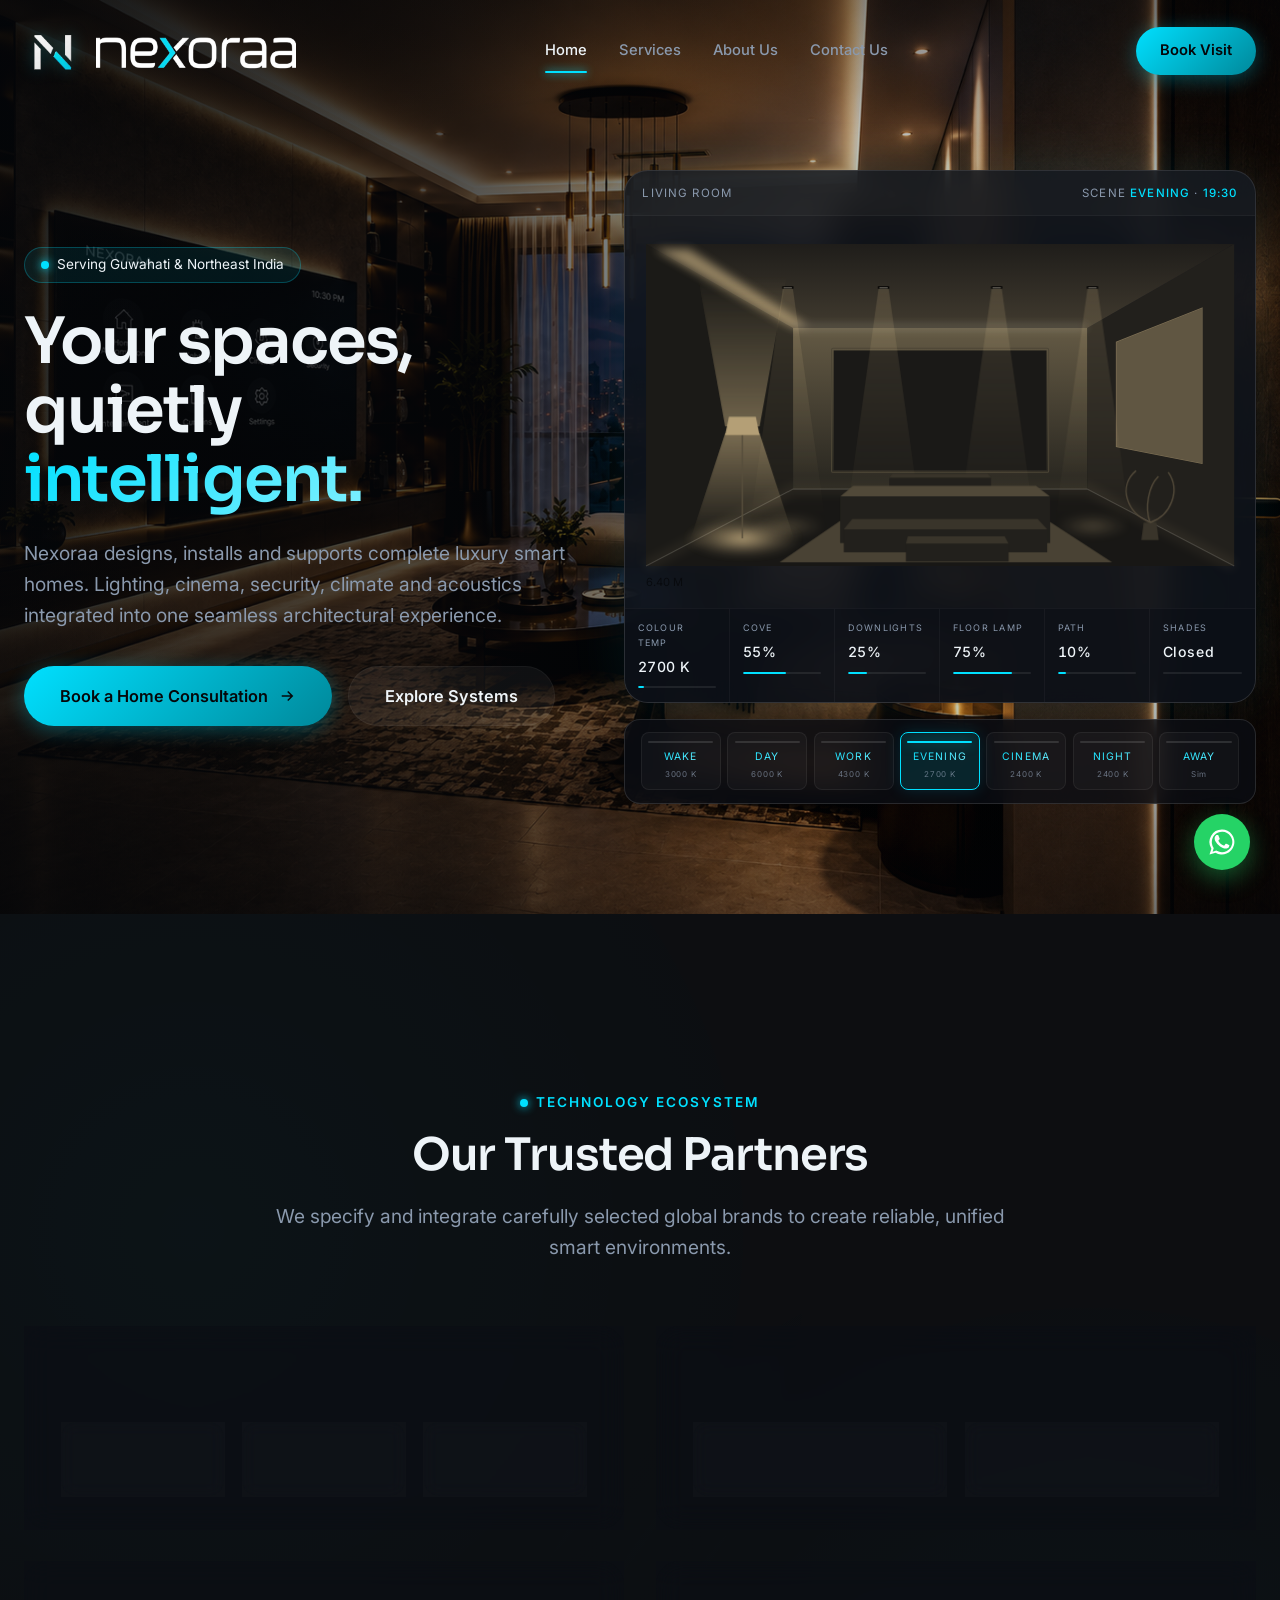
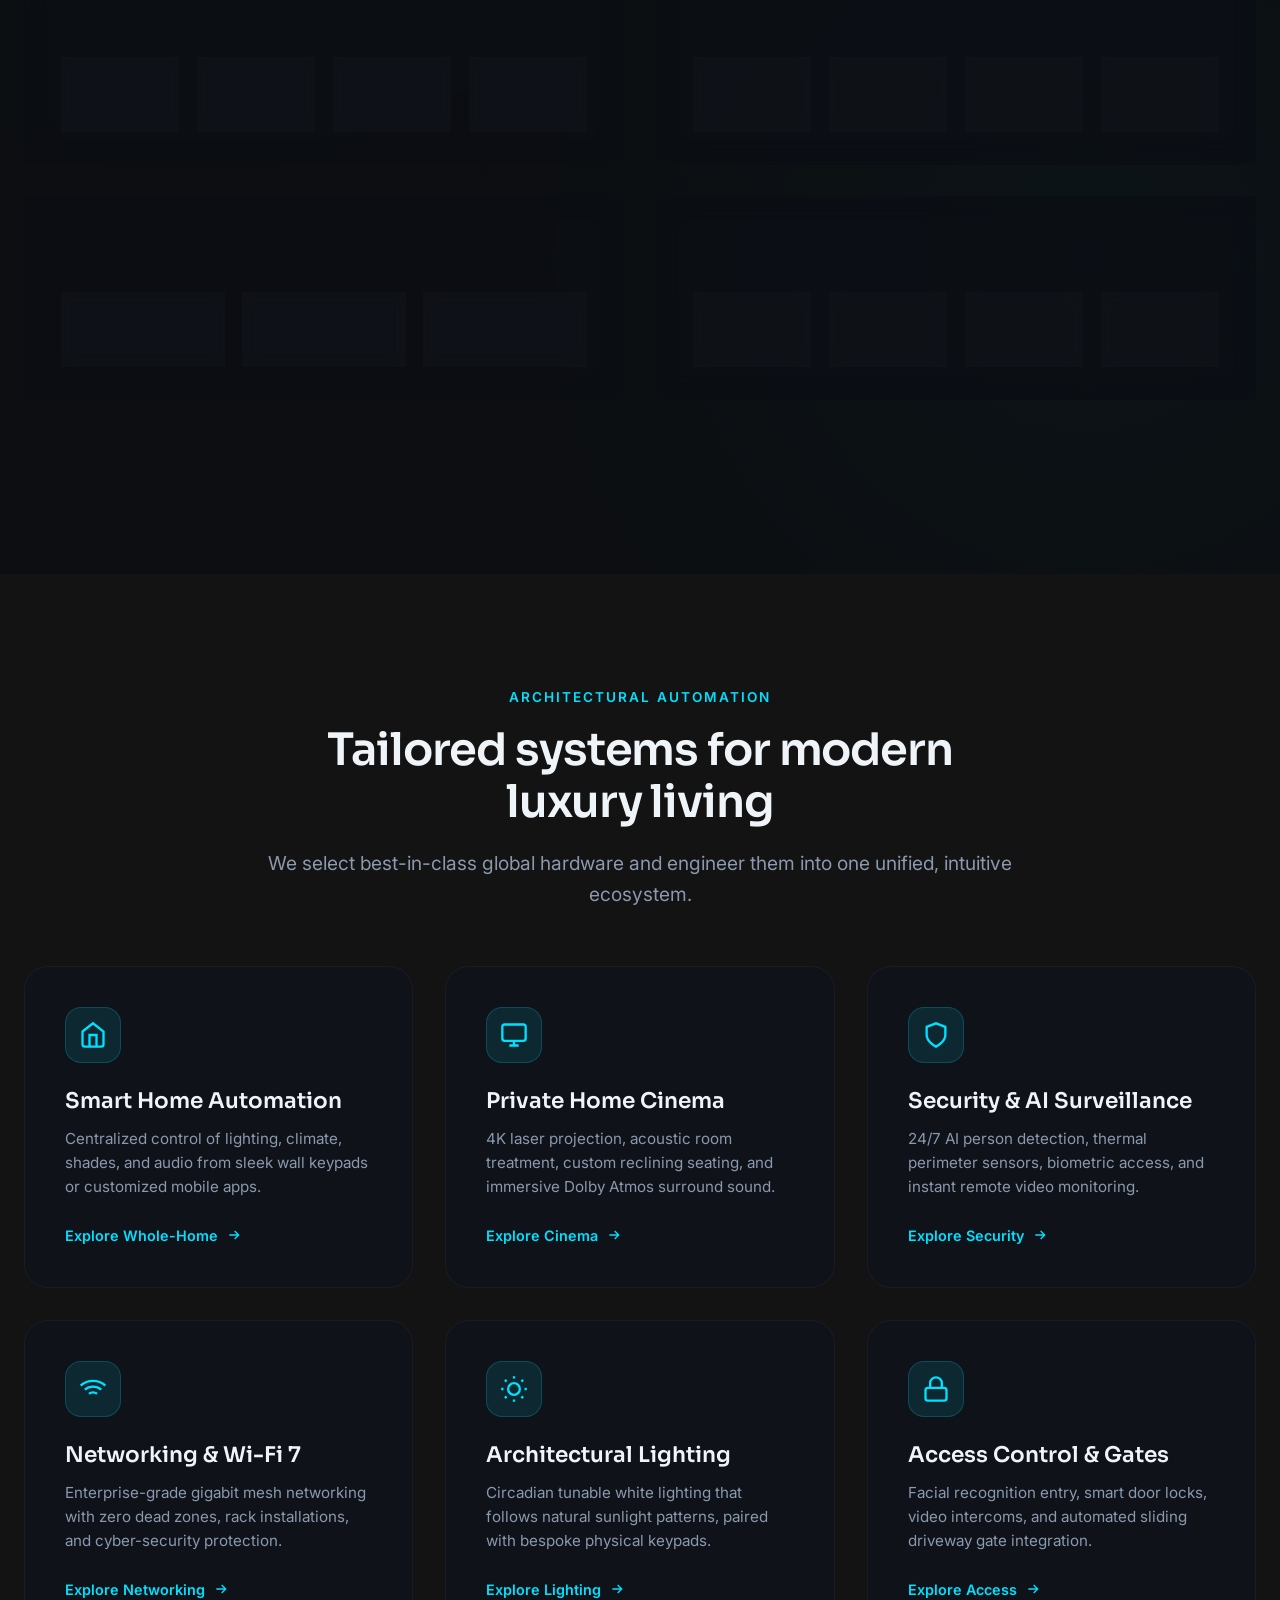
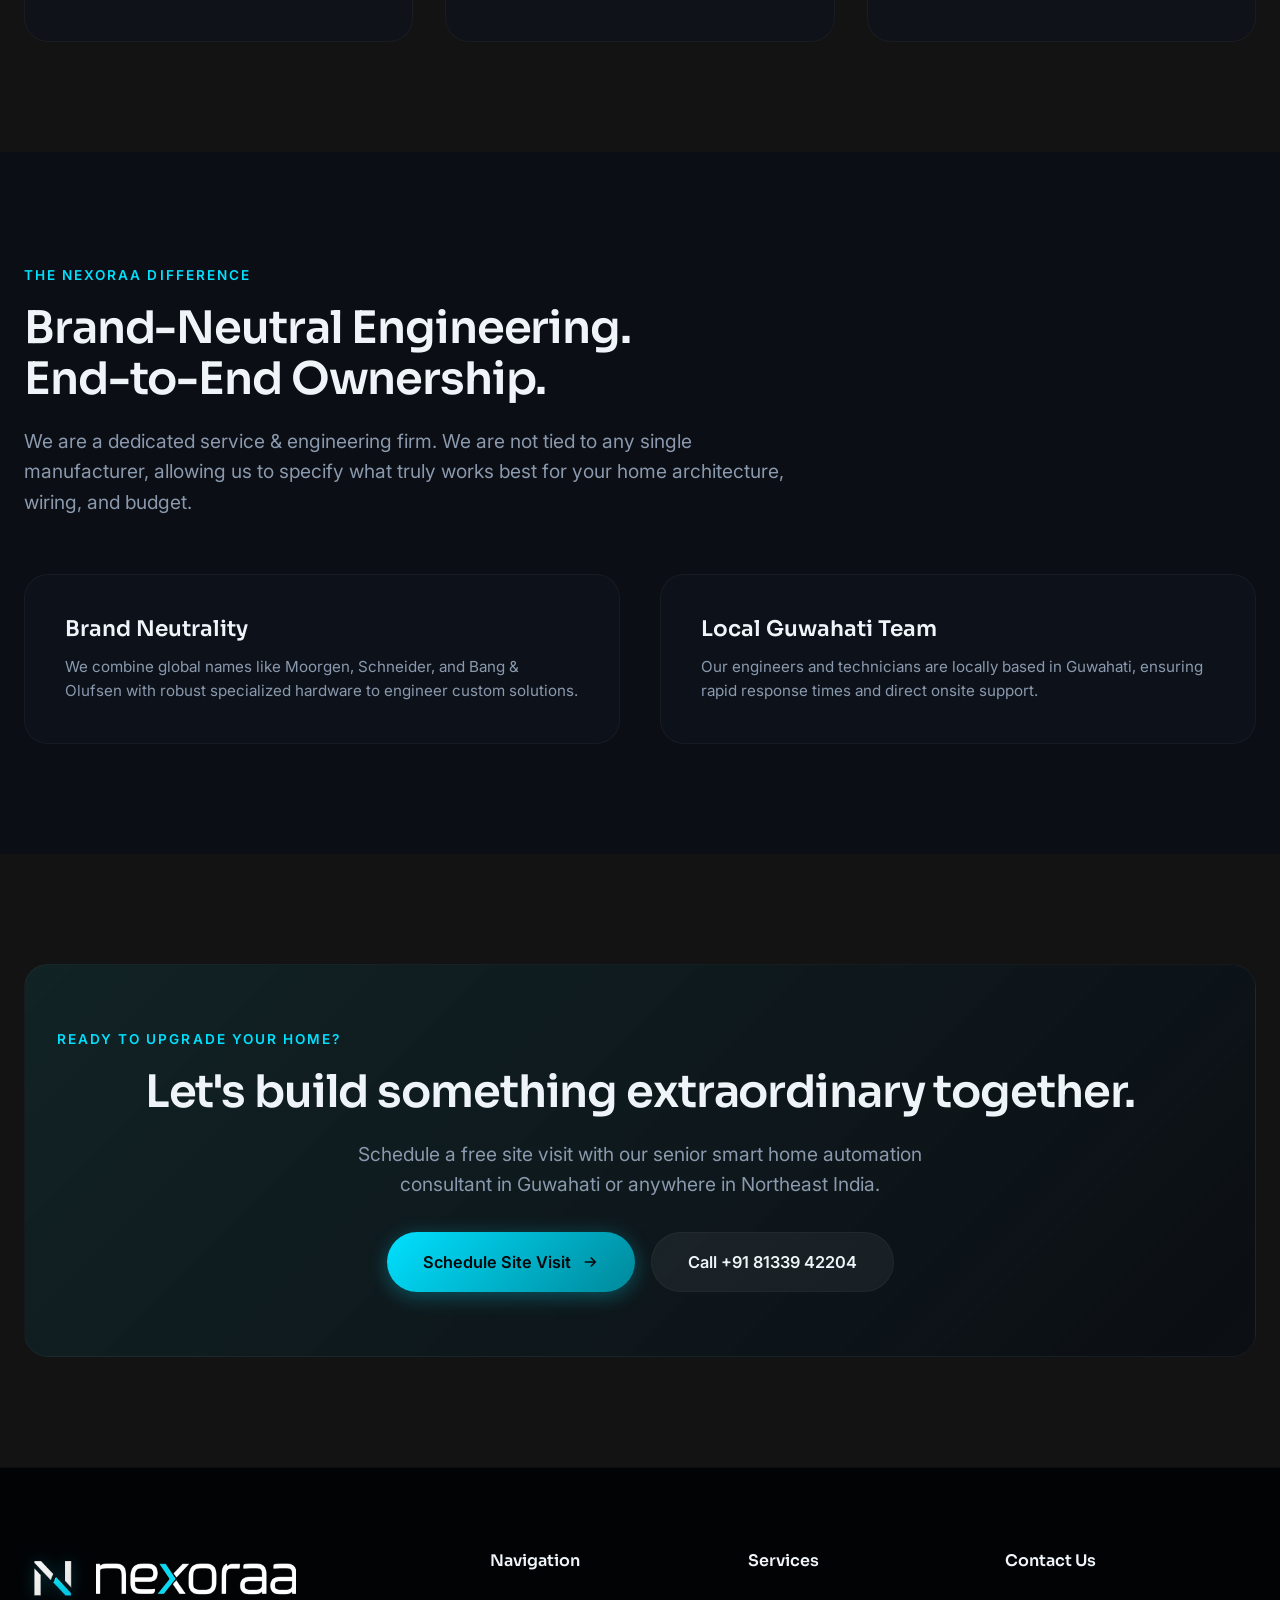
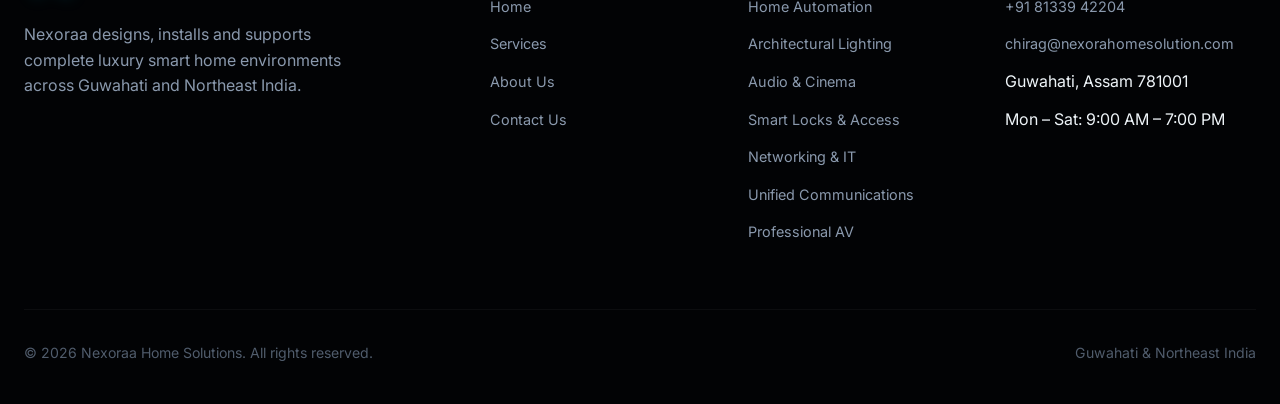
<file: index.html>
<!DOCTYPE html>
<html lang="en" data-theme="dark">
<head>
  <meta charset="UTF-8" />
  <meta name="viewport" content="width=device-width, initial-scale=1, viewport-fit=cover" />
  <title>Nexoraa — Luxury Smart Home Automation in Guwahati &amp; Northeast India</title>
  <meta name="description" content="Nexoraa designs, installs and supports luxury smart homes across Guwahati and Northeast India. Smart lighting, home cinema, security, enterprise Wi-Fi & access control." />
  <meta name="theme-color" content="#05070A" />

  <meta property="og:type" content="website" />
  <meta property="og:title" content="Nexoraa — Your Spaces, Quietly Intelligent." />
  <meta property="og:description" content="Luxury home automation, private cinemas, AI security, and circadian lighting designed and installed in Northeast India." />
  <meta property="og:url" content="https://nexoraa-smart.surge.sh" />
  <meta property="og:image" content="https://nexoraa-smart.surge.sh/og.png" />
  <link rel="canonical" href="https://nexoraa-smart.surge.sh/" />
  <link rel="icon" href="assets/logo-mark.svg" type="image/svg+xml" />

  <link rel="preconnect" href="https://fonts.googleapis.com">
  <link rel="preconnect" href="https://fonts.gstatic.com" crossorigin>
  <link href="https://fonts.googleapis.com/css2?family=Sora:wght@400;500;600;700&family=Inter:wght@400;500;600&display=swap" rel="stylesheet">
  <link rel="stylesheet" href="css/style.css" />

  <script type="application/ld+json">
  {
    "@context": "https://schema.org",
    "@type": "HomeAndConstructionBusiness",
    "name": "Nexoraa",
    "description": "Luxury smart home automation design, installation and support.",
    "telephone": "+91-8133942204",
    "email": "chirag@nexorahomesolution.com",
    "url": "https://nexoraa-smart.surge.sh",
    "address": { "@type": "PostalAddress", "addressLocality": "Guwahati", "addressRegion": "Assam", "addressCountry": "IN" }
  }
  </script>
</head>
<body>

<div class="site-background"><canvas id="ambient-canvas"></canvas></div>

<!-- ================= NAVIGATION ================= -->
<header id="hdr">
  <div class="wrap nav">
    <a href="index.html" class="logo" aria-label="Nexoraa Home">
      <img src="assets/logo-mark.png" alt="Nexoraa Icon" class="logo-img" />
      <img src="assets/logo-wordmark.png" alt="Nexoraa Logo" class="logo-wordmark" />
    </a>

    <ul class="nav-links" id="nav-links">
      <li class="nav-item"><a href="index.html" class="nav-link active">Home</a></li>
      <li class="nav-item"><a href="services.html" class="nav-link">Services</a></li>
      <li class="nav-item"><a href="about.html" class="nav-link">About Us</a></li>
      <li class="nav-item"><a href="contact.html" class="nav-link">Contact Us</a></li>
    </ul>

    <div class="nav-right">
      <a href="contact.html" class="btn btn-p">Book Visit</a>
      <button class="mobile-toggle" id="mobile-toggle" aria-label="Toggle mobile navigation"><svg width="24" height="24" viewBox="0 0 24 24" fill="none" stroke="currentColor" stroke-width="2"><path d="M4 6h16M4 12h16M4 18h16"/></svg></button>
    </div>
  </div>
</header>

<!-- ================= HERO SECTION WITH FULL-SCREEN LUXURY LIVING ROOM INTERIOR ================= -->
<section class="hero">
  <!-- High-Quality Visual Hero Background System -->
  <div class="hero-room-wrapper">
    <!-- Base Living Room Image -->
    <img src="assets/hero-room.jpg" alt="Nexoraa Luxury Smart Living Room" class="hero-bg-img" />

    <!-- Left-Side Dark Gradient Overlay for Headline Readability -->
    <div class="hero-bg-gradient"></div>

    <!-- Soft Cinematic Vignette -->
    <div class="hero-vignette"></div>
  </div>

  <div class="wrap hero-grid">
    <!-- LEFT COLUMN: Headline & CTAs -->
    <div class="hero-content reveal-up">
      <span class="pill"><span class="dot"></span> Serving Guwahati &amp; Northeast India</span>
      <h1>Your spaces,<br>quietly<br><em>intelligent.</em></h1>
      <p class="lead">Nexoraa designs, installs and supports complete luxury smart homes. Lighting, cinema, security, climate and acoustics integrated into one seamless architectural experience.</p>
      
      <div class="hero-cta">
        <a href="contact.html" class="btn btn-p btn-lg hero-btn-p"><span class="desktop-cta-text">Book a Home Consultation</span><span class="mobile-cta-text">Book a Consultation</span> <svg viewBox="0 0 24 24" fill="none" stroke="currentColor" stroke-width="2"><path d="M5 12h14M13 6l6 6-6 6"/></svg></a>
        <a href="services.html" class="btn btn-g btn-lg hero-btn-g">Explore Systems</a>
      </div>
    </div>

    <!-- RIGHT COLUMN: REFERENCE LIVE ROOM CONTROL INTERFACE -->
    <div class="hero-stage reveal-up">
      <div class="room">
        <div class="room__brackets" aria-hidden="true"><span></span><span></span><span></span><span></span></div>

        <div class="room__plate">
          <span class="hud">LIVING ROOM</span>
          <span class="hud">Scene <b id="hudScene">Evening</b> &middot; <b id="hudTime">19:30</b></span>
        </div>

        <svg class="room__view" id="room" viewBox="0 0 900 560" role="img"
             aria-label="A live cutaway render of a living room. Every luminaire, the motorised shades and the daylight through the window are lit from the scene currently selected."></svg>

        <div class="read" id="readout">
          <div><span class="stat__l">Colour temp</span><b class="read__k" id="rK">2700 K</b><span class="bar"><i id="bK"></i></span></div>
          <div><span class="stat__l">Cove</span><b class="read__k" id="rCove">55%</b><span class="bar"><i id="bCove"></i></span></div>
          <div><span class="stat__l">Downlights</span><b class="read__k" id="rDown">25%</b><span class="bar"><i id="bDown"></i></span></div>
          <div><span class="stat__l">Floor lamp</span><b class="read__k" id="rLamp">75%</b><span class="bar"><i id="bLamp"></i></span></div>
          <div><span class="stat__l">Path</span><b class="read__k" id="rPath">10%</b><span class="bar"><i id="bPath"></i></span></div>
          <div><span class="stat__l">Shades</span><b class="read__k" id="rShade">Closed</b><span class="bar"><i id="bShade"></i></span></div>
        </div>
      </div>

      <!-- Self-Contained Keypad Inside Hero Card Area -->
      <form class="card-kp" id="keypad">
        <div class="scene-stops">
          <label class="scene-stop"><input type="radio" name="scene" value="wake"><b></b><em>Wake</em><i>3000 K</i></label>
          <label class="scene-stop"><input type="radio" name="scene" value="day"><b></b><em>Day</em><i>6000 K</i></label>
          <label class="scene-stop"><input type="radio" name="scene" value="work"><b></b><em>Work</em><i>4300 K</i></label>
          <label class="scene-stop active"><input type="radio" name="scene" value="evening" checked><b></b><em>Evening</em><i>2700 K</i></label>
          <label class="scene-stop"><input type="radio" name="scene" value="cinema"><b></b><em>Cinema</em><i>2400 K</i></label>
          <label class="scene-stop"><input type="radio" name="scene" value="night"><b></b><em>Night</em><i>2400 K</i></label>
          <label class="scene-stop"><input type="radio" name="scene" value="away"><b></b><em>Away</em><i>Sim</i></label>
        </div>
      </form>

    </div>
  </div>
</section>


<!-- ================= CATEGORIZED TRUSTED PARTNERS SECTION ================= -->
<section class="partners-sec">
  <div class="wrap">
    <div class="sec-head center reveal-up" style="margin-bottom: 64px;">
      <span class="eyebrow"><span class="dot"></span> Technology Ecosystem</span>
      <h2>Our Trusted Partners</h2>
      <p class="lead">We specify and integrate carefully selected global brands to create reliable, unified smart environments.</p>
    </div>

    <div class="ecosystem-editorial-grid">
      <!-- Row 1 Left: Home Automation -->
      <div class="ecosystem-cat-card reveal-up" style="transition-delay: 0.05s;">
        <div class="ecosystem-cat-hdr">
          <span class="ecosystem-cat-icon">
            <svg width="14" height="14" viewBox="0 0 24 24" fill="none" stroke="currentColor" stroke-width="2"><path d="M3 9l9-7 9 7v11a2 2 0 01-2 2H5a2 2 0 01-2-2z"/><path d="M9 22V12h6v10"/></svg>
          </span>
          <h3 class="ecosystem-cat-title">Home Automation</h3>
        </div>
        <div class="ecosystem-brand-grid cols-3">
          <a href="assets/catalogues/moorgen-catalogue.pdf" target="_blank" rel="noopener noreferrer" class="partner-logo-card" aria-label="View Moorgen Catalogue">
            <img src="assets/partners/moorgen.svg" alt="Moorgen" class="partner-logo-img" />
            <span class="catalogue-badge"><svg width="10" height="10" viewBox="0 0 24 24" fill="none" stroke="currentColor" stroke-width="2.5"><path d="M18 13v6a2 2 0 01-2 2H5a2 2 0 01-2-2V8a2 2 0 012-2h6"/><polyline points="15 3 21 3 21 9"/><line x1="10" y1="14" x2="21" y2="3"/></svg> View Catalogue</span>
          </a>
          <a href="assets/catalogues/ltech-catalogue.pdf" target="_blank" rel="noopener noreferrer" class="partner-logo-card" aria-label="View LTECH Catalogue">
            <img src="assets/partners/ltech.svg" alt="LTECH" class="partner-logo-img" />
            <span class="catalogue-badge"><svg width="10" height="10" viewBox="0 0 24 24" fill="none" stroke="currentColor" stroke-width="2.5"><path d="M18 13v6a2 2 0 01-2 2H5a2 2 0 01-2-2V8a2 2 0 012-2h6"/><polyline points="15 3 21 3 21 9"/><line x1="10" y1="14" x2="21" y2="3"/></svg> View Catalogue</span>
          </a>
          <a href="assets/catalogues/schneider-electric-catalogue.pdf" target="_blank" rel="noopener noreferrer" class="partner-logo-card" aria-label="View Schneider Electric Catalogue">
            <img src="assets/partners/schneider-electric.svg" alt="Schneider Electric" class="partner-logo-img" />
            <span class="catalogue-badge"><svg width="10" height="10" viewBox="0 0 24 24" fill="none" stroke="currentColor" stroke-width="2.5"><path d="M18 13v6a2 2 0 01-2 2H5a2 2 0 01-2-2V8a2 2 0 012-2h6"/><polyline points="15 3 21 3 21 9"/><line x1="10" y1="14" x2="21" y2="3"/></svg> View Catalogue</span>
          </a>
        </div>
      </div>

      <!-- Row 1 Right: Smart Locks & Access Control -->
      <div class="ecosystem-cat-card reveal-up" style="transition-delay: 0.1s;">
        <div class="ecosystem-cat-hdr">
          <span class="ecosystem-cat-icon">
            <svg width="14" height="14" viewBox="0 0 24 24" fill="none" stroke="currentColor" stroke-width="2"><rect x="3" y="11" width="18" height="11" rx="2"/><path d="M7 11V7a5 5 0 0110 0v4"/></svg>
          </span>
          <h3 class="ecosystem-cat-title">Smart Locks &amp; Access Control</h3>
        </div>
        <div class="ecosystem-brand-grid cols-2">
          <a href="assets/catalogues/yale-catalogue.pdf" target="_blank" rel="noopener noreferrer" class="partner-logo-card" aria-label="View Yale Catalogue">
            <img src="assets/partners/yale.svg" alt="Yale" class="partner-logo-img" />
            <span class="catalogue-badge"><svg width="10" height="10" viewBox="0 0 24 24" fill="none" stroke="currentColor" stroke-width="2.5"><path d="M18 13v6a2 2 0 01-2 2H5a2 2 0 01-2-2V8a2 2 0 012-2h6"/><polyline points="15 3 21 3 21 9"/><line x1="10" y1="14" x2="21" y2="3"/></svg> View Catalogue</span>
          </a>
          <a href="assets/catalogues/leccy-genesis-catalogue.pdf" target="_blank" rel="noopener noreferrer" class="partner-logo-card" aria-label="View Leccy &amp; Genesis Catalogue">
            <img src="assets/partners/leccy-genesis.svg" alt="Leccy &amp; Genesis" class="partner-logo-img" />
            <span class="catalogue-badge"><svg width="10" height="10" viewBox="0 0 24 24" fill="none" stroke="currentColor" stroke-width="2.5"><path d="M18 13v6a2 2 0 01-2 2H5a2 2 0 01-2-2V8a2 2 0 012-2h6"/><polyline points="15 3 21 3 21 9"/><line x1="10" y1="14" x2="21" y2="3"/></svg> View Catalogue</span>
          </a>
        </div>
      </div>

      <!-- Row 2 Left: Architectural & Premium Lighting -->
      <div class="ecosystem-cat-card reveal-up" style="transition-delay: 0.15s;">
        <div class="ecosystem-cat-hdr">
          <span class="ecosystem-cat-icon">
            <svg width="14" height="14" viewBox="0 0 24 24" fill="none" stroke="currentColor" stroke-width="2"><circle cx="12" cy="12" r="5"/><path d="M12 1v2M12 21v2M4.22 4.22l1.42 1.42M18.36 18.36l1.42 1.42"/></svg>
          </span>
          <h3 class="ecosystem-cat-title">Architectural &amp; Premium Lighting</h3>
        </div>
        <div class="ecosystem-brand-grid cols-4">
          <a href="assets/catalogues/flos-catalogue.pdf" target="_blank" rel="noopener noreferrer" class="partner-logo-card" aria-label="View FLOS Catalogue">
            <img src="assets/partners/flos.svg" alt="FLOS" class="partner-logo-img" />
            <span class="catalogue-badge"><svg width="10" height="10" viewBox="0 0 24 24" fill="none" stroke="currentColor" stroke-width="2.5"><path d="M18 13v6a2 2 0 01-2 2H5a2 2 0 01-2-2V8a2 2 0 012-2h6"/><polyline points="15 3 21 3 21 9"/><line x1="10" y1="14" x2="21" y2="3"/></svg> View Catalogue</span>
          </a>
          <a href="assets/catalogues/delta-light-catalogue.pdf" target="_blank" rel="noopener noreferrer" class="partner-logo-card" aria-label="View Delta Light Catalogue">
            <img src="assets/partners/deltalight.svg" alt="Delta Light" class="partner-logo-img" />
            <span class="catalogue-badge"><svg width="10" height="10" viewBox="0 0 24 24" fill="none" stroke="currentColor" stroke-width="2.5"><path d="M18 13v6a2 2 0 01-2 2H5a2 2 0 01-2-2V8a2 2 0 012-2h6"/><polyline points="15 3 21 3 21 9"/><line x1="10" y1="14" x2="21" y2="3"/></svg> View Catalogue</span>
          </a>
          <a href="assets/catalogues/prisha-illumination-catalogue.pdf" target="_blank" rel="noopener noreferrer" class="partner-logo-card" aria-label="View Prisha Illumination Catalogue">
            <img src="assets/partners/prisha-illumination.svg" alt="Prisha Illumination" class="partner-logo-img" />
            <span class="catalogue-badge"><svg width="10" height="10" viewBox="0 0 24 24" fill="none" stroke="currentColor" stroke-width="2.5"><path d="M18 13v6a2 2 0 01-2 2H5a2 2 0 01-2-2V8a2 2 0 012-2h6"/><polyline points="15 3 21 3 21 9"/><line x1="10" y1="14" x2="21" y2="3"/></svg> View Catalogue</span>
          </a>
          <a href="assets/catalogues/lumiverse-catalogue.pdf" target="_blank" rel="noopener noreferrer" class="partner-logo-card" aria-label="View Lumiverse Catalogue">
            <img src="assets/partners/lumiverse.svg" alt="Lumiverse" class="partner-logo-img" />
            <span class="catalogue-badge"><svg width="10" height="10" viewBox="0 0 24 24" fill="none" stroke="currentColor" stroke-width="2.5"><path d="M18 13v6a2 2 0 01-2 2H5a2 2 0 01-2-2V8a2 2 0 012-2h6"/><polyline points="15 3 21 3 21 9"/><line x1="10" y1="14" x2="21" y2="3"/></svg> View Catalogue</span>
          </a>
        </div>
      </div>

      <!-- Row 2 Right: Audio & Home Entertainment -->
      <div class="ecosystem-cat-card reveal-up" style="transition-delay: 0.2s;">
        <div class="ecosystem-cat-hdr">
          <span class="ecosystem-cat-icon">
            <svg width="14" height="14" viewBox="0 0 24 24" fill="none" stroke="currentColor" stroke-width="2"><path d="M9 18V5l12-2v13M9 9l12-2"/></svg>
          </span>
          <h3 class="ecosystem-cat-title">Audio &amp; Home Entertainment</h3>
        </div>
        <div class="ecosystem-brand-grid cols-4">
          <a href="assets/catalogues/bang-olufsen-catalogue.pdf" target="_blank" rel="noopener noreferrer" class="partner-logo-card" aria-label="View Bang &amp; Olufsen Catalogue">
            <img src="assets/partners/bang-olufsen.svg" alt="Bang &amp; Olufsen" class="partner-logo-img" />
            <span class="catalogue-badge"><svg width="10" height="10" viewBox="0 0 24 24" fill="none" stroke="currentColor" stroke-width="2.5"><path d="M18 13v6a2 2 0 01-2 2H5a2 2 0 01-2-2V8a2 2 0 012-2h6"/><polyline points="15 3 21 3 21 9"/><line x1="10" y1="14" x2="21" y2="3"/></svg> View Catalogue</span>
          </a>
          <a href="assets/catalogues/sonos-catalogue.pdf" target="_blank" rel="noopener noreferrer" class="partner-logo-card" aria-label="View Sonos Catalogue">
            <img src="assets/partners/sonos.svg" alt="Sonos" class="partner-logo-img" />
            <span class="catalogue-badge"><svg width="10" height="10" viewBox="0 0 24 24" fill="none" stroke="currentColor" stroke-width="2.5"><path d="M18 13v6a2 2 0 01-2 2H5a2 2 0 01-2-2V8a2 2 0 012-2h6"/><polyline points="15 3 21 3 21 9"/><line x1="10" y1="14" x2="21" y2="3"/></svg> View Catalogue</span>
          </a>
          <a href="assets/catalogues/marshall-catalogue.pdf" target="_blank" rel="noopener noreferrer" class="partner-logo-card" aria-label="View Marshall Catalogue">
            <img src="assets/partners/marshall.svg" alt="Marshall" class="partner-logo-img" />
            <span class="catalogue-badge"><svg width="10" height="10" viewBox="0 0 24 24" fill="none" stroke="currentColor" stroke-width="2.5"><path d="M18 13v6a2 2 0 01-2 2H5a2 2 0 01-2-2V8a2 2 0 012-2h6"/><polyline points="15 3 21 3 21 9"/><line x1="10" y1="14" x2="21" y2="3"/></svg> View Catalogue</span>
          </a>
          <a href="assets/catalogues/sennheiser-catalogue.pdf" target="_blank" rel="noopener noreferrer" class="partner-logo-card" aria-label="View Sennheiser Catalogue">
            <img src="assets/partners/sennheiser.svg" alt="Sennheiser" class="partner-logo-img" />
            <span class="catalogue-badge"><svg width="10" height="10" viewBox="0 0 24 24" fill="none" stroke="currentColor" stroke-width="2.5"><path d="M18 13v6a2 2 0 01-2 2H5a2 2 0 01-2-2V8a2 2 0 012-2h6"/><polyline points="15 3 21 3 21 9"/><line x1="10" y1="14" x2="21" y2="3"/></svg> View Catalogue</span>
          </a>
        </div>
      </div>

      <!-- Row 3 Left: Networking & IT Infrastructure -->
      <div class="ecosystem-cat-card reveal-up" style="transition-delay: 0.25s;">
        <div class="ecosystem-cat-hdr">
          <span class="ecosystem-cat-icon">
            <svg width="14" height="14" viewBox="0 0 24 24" fill="none" stroke="currentColor" stroke-width="2"><path d="M5 12.55a11 11 0 0114.08 0M1.42 9a16 16 0 0121.16 0"/></svg>
          </span>
          <h3 class="ecosystem-cat-title">Networking &amp; IT Infrastructure</h3>
        </div>
        <div class="ecosystem-brand-grid cols-3">
          <a href="assets/catalogues/tp-link-catalogue.pdf" target="_blank" rel="noopener noreferrer" class="partner-logo-card" aria-label="View TP-Link Catalogue">
            <img src="assets/partners/tp-link.svg" alt="TP-Link" class="partner-logo-img" />
            <span class="catalogue-badge"><svg width="10" height="10" viewBox="0 0 24 24" fill="none" stroke="currentColor" stroke-width="2.5"><path d="M18 13v6a2 2 0 01-2 2H5a2 2 0 01-2-2V8a2 2 0 012-2h6"/><polyline points="15 3 21 3 21 9"/><line x1="10" y1="14" x2="21" y2="3"/></svg> View Catalogue</span>
          </a>
          <a href="assets/catalogues/d-link-catalogue.pdf" target="_blank" rel="noopener noreferrer" class="partner-logo-card" aria-label="View D-Link Catalogue">
            <img src="assets/partners/d-link.svg" alt="D-Link" class="partner-logo-img" />
            <span class="catalogue-badge"><svg width="10" height="10" viewBox="0 0 24 24" fill="none" stroke="currentColor" stroke-width="2.5"><path d="M18 13v6a2 2 0 01-2 2H5a2 2 0 01-2-2V8a2 2 0 012-2h6"/><polyline points="15 3 21 3 21 9"/><line x1="10" y1="14" x2="21" y2="3"/></svg> View Catalogue</span>
          </a>
          <a href="assets/catalogues/grandstream-catalogue.pdf" target="_blank" rel="noopener noreferrer" class="partner-logo-card" aria-label="View Grandstream Catalogue">
            <img src="assets/partners/grandstream.svg" alt="Grandstream" class="partner-logo-img" />
            <span class="catalogue-badge"><svg width="10" height="10" viewBox="0 0 24 24" fill="none" stroke="currentColor" stroke-width="2.5"><path d="M18 13v6a2 2 0 01-2 2H5a2 2 0 01-2-2V8a2 2 0 012-2h6"/><polyline points="15 3 21 3 21 9"/><line x1="10" y1="14" x2="21" y2="3"/></svg> View Catalogue</span>
          </a>
        </div>
      </div>

      <!-- Row 3 Right: Professional Communications & Display Solutions -->
      <div class="ecosystem-cat-card reveal-up" style="transition-delay: 0.3s;">
        <div class="ecosystem-cat-hdr">
          <span class="ecosystem-cat-icon">
            <svg width="14" height="14" viewBox="0 0 24 24" fill="none" stroke="currentColor" stroke-width="2"><rect x="2" y="3" width="20" height="14" rx="2"/><path d="M8 21h8M12 17v4"/></svg>
          </span>
          <h3 class="ecosystem-cat-title">Professional Communications &amp; Display Solutions</h3>
        </div>
        <div class="ecosystem-brand-grid cols-4">
          <a href="assets/catalogues/yealink-catalogue.pdf" target="_blank" rel="noopener noreferrer" class="partner-logo-card" aria-label="View Yealink Catalogue">
            <img src="assets/partners/yealink.svg" alt="Yealink" class="partner-logo-img" />
            <span class="catalogue-badge"><svg width="10" height="10" viewBox="0 0 24 24" fill="none" stroke="currentColor" stroke-width="2.5"><path d="M18 13v6a2 2 0 01-2 2H5a2 2 0 01-2-2V8a2 2 0 012-2h6"/><polyline points="15 3 21 3 21 9"/><line x1="10" y1="14" x2="21" y2="3"/></svg> View Catalogue</span>
          </a>
          <a href="assets/catalogues/logitech-catalogue.pdf" target="_blank" rel="noopener noreferrer" class="partner-logo-card" aria-label="View Logitech Catalogue">
            <img src="assets/partners/logitech.svg" alt="Logitech" class="partner-logo-img" />
            <span class="catalogue-badge"><svg width="10" height="10" viewBox="0 0 24 24" fill="none" stroke="currentColor" stroke-width="2.5"><path d="M18 13v6a2 2 0 01-2 2H5a2 2 0 01-2-2V8a2 2 0 012-2h6"/><polyline points="15 3 21 3 21 9"/><line x1="10" y1="14" x2="21" y2="3"/></svg> View Catalogue</span>
          </a>
          <a href="assets/catalogues/viewsonic-catalogue.pdf" target="_blank" rel="noopener noreferrer" class="partner-logo-card" aria-label="View ViewSonic Catalogue">
            <img src="assets/partners/viewsonic.svg" alt="ViewSonic" class="partner-logo-img" />
            <span class="catalogue-badge"><svg width="10" height="10" viewBox="0 0 24 24" fill="none" stroke="currentColor" stroke-width="2.5"><path d="M18 13v6a2 2 0 01-2 2H5a2 2 0 01-2-2V8a2 2 0 012-2h6"/><polyline points="15 3 21 3 21 9"/><line x1="10" y1="14" x2="21" y2="3"/></svg> View Catalogue</span>
          </a>
          <a href="assets/catalogues/promark-catalogue.pdf" target="_blank" rel="noopener noreferrer" class="partner-logo-card" aria-label="View Promark Catalogue">
            <img src="assets/partners/promark.svg" alt="Promark" class="partner-logo-img" />
            <span class="catalogue-badge"><svg width="10" height="10" viewBox="0 0 24 24" fill="none" stroke="currentColor" stroke-width="2.5"><path d="M18 13v6a2 2 0 01-2 2H5a2 2 0 01-2-2V8a2 2 0 012-2h6"/><polyline points="15 3 21 3 21 9"/><line x1="10" y1="14" x2="21" y2="3"/></svg> View Catalogue</span>
          </a>
        </div>
      </div>
    </div>
  </div>
</section>

<!-- ================= DEDICATED SERVICES GRID ================= -->
<section class="sec">
  <div class="wrap">
    <div class="sec-head center reveal-up">
      <span class="eyebrow">Architectural Automation</span>
      <h2>Tailored systems for modern luxury living</h2>
      <p class="lead">We select best-in-class global hardware and engineer them into one unified, intuitive ecosystem.</p>
    </div>

    <div class="grid-3">
      <div class="card reveal-up">
        <div>
          <div class="card-icon"><svg viewBox="0 0 24 24" fill="none" stroke="currentColor" stroke-width="2"><path d="M3 9l9-7 9 7v11a2 2 0 01-2 2H5a2 2 0 01-2-2z"/><path d="M9 22V12h6v10"/></svg></div>
          <h3>Smart Home Automation</h3>
          <p class="lead" style="font-size:0.95rem">Centralized control of lighting, climate, shades, and audio from sleek wall keypads or customized mobile apps.</p>
        </div>
        <a href="services.html#home-automation" class="card-link">Explore Whole-Home <svg viewBox="0 0 24 24" fill="none" stroke="currentColor" stroke-width="2"><path d="M5 12h14M13 6l6 6-6 6"/></svg></a>
      </div>

      <div class="card reveal-up">
        <div>
          <div class="card-icon"><svg viewBox="0 0 24 24" fill="none" stroke="currentColor" stroke-width="2"><rect x="2" y="3" width="20" height="14" rx="2"/><path d="M8 21h8M12 17v4"/></svg></div>
          <h3>Private Home Cinema</h3>
          <p class="lead" style="font-size:0.95rem">4K laser projection, acoustic room treatment, custom reclining seating, and immersive Dolby Atmos surround sound.</p>
        </div>
        <a href="services.html#audio-entertainment" class="card-link">Explore Cinema <svg viewBox="0 0 24 24" fill="none" stroke="currentColor" stroke-width="2"><path d="M5 12h14M13 6l6 6-6 6"/></svg></a>
      </div>

      <div class="card reveal-up">
        <div>
          <div class="card-icon"><svg viewBox="0 0 24 24" fill="none" stroke="currentColor" stroke-width="2"><path d="M12 22s8-4 8-10V5l-8-3-8 3v7c0 6 8 10 8 10z"/></svg></div>
          <h3>Security &amp; AI Surveillance</h3>
          <p class="lead" style="font-size:0.95rem">24/7 AI person detection, thermal perimeter sensors, biometric access, and instant remote video monitoring.</p>
        </div>
        <a href="services.html#access-control" class="card-link">Explore Security <svg viewBox="0 0 24 24" fill="none" stroke="currentColor" stroke-width="2"><path d="M5 12h14M13 6l6 6-6 6"/></svg></a>
      </div>

      <div class="card reveal-up">
        <div>
          <div class="card-icon"><svg viewBox="0 0 24 24" fill="none" stroke="currentColor" stroke-width="2"><path d="M5 12.55a11 11 0 0114.08 0M1.42 9a16 16 0 0121.16 0M8.53 16.11a6 6 0 016.95 0M12 20h.01"/></svg></div>
          <h3>Networking &amp; Wi-Fi 7</h3>
          <p class="lead" style="font-size:0.95rem">Enterprise-grade gigabit mesh networking with zero dead zones, rack installations, and cyber-security protection.</p>
        </div>
        <a href="services.html#networking-it" class="card-link">Explore Networking <svg viewBox="0 0 24 24" fill="none" stroke="currentColor" stroke-width="2"><path d="M5 12h14M13 6l6 6-6 6"/></svg></a>
      </div>

      <div class="card reveal-up">
        <div>
          <div class="card-icon"><svg viewBox="0 0 24 24" fill="none" stroke="currentColor" stroke-width="2"><circle cx="12" cy="12" r="5"/><path d="M12 1v2M12 21v2M4.22 4.22l1.42 1.42M18.36 18.36l1.42 1.42M1 12h2M21 12h2M4.22 19.78l1.42-1.42M18.36 5.64l1.42-1.42"/></svg></div>
          <h3>Architectural Lighting</h3>
          <p class="lead" style="font-size:0.95rem">Circadian tunable white lighting that follows natural sunlight patterns, paired with bespoke physical keypads.</p>
        </div>
        <a href="services.html#architectural-lighting" class="card-link">Explore Lighting <svg viewBox="0 0 24 24" fill="none" stroke="currentColor" stroke-width="2"><path d="M5 12h14M13 6l6 6-6 6"/></svg></a>
      </div>

      <div class="card reveal-up">
        <div>
          <div class="card-icon"><svg viewBox="0 0 24 24" fill="none" stroke="currentColor" stroke-width="2"><rect x="3" y="11" width="18" height="11" rx="2"/><path d="M7 11V7a5 5 0 0110 0v4"/></svg></div>
          <h3>Access Control &amp; Gates</h3>
          <p class="lead" style="font-size:0.95rem">Facial recognition entry, smart door locks, video intercoms, and automated sliding driveway gate integration.</p>
        </div>
        <a href="services.html#access-control" class="card-link">Explore Access <svg viewBox="0 0 24 24" fill="none" stroke="currentColor" stroke-width="2"><path d="M5 12h14M13 6l6 6-6 6"/></svg></a>
      </div>
    </div>
  </div>
</section>

<!-- ================= WHY NEXORAA ================= -->
<section class="sec" style="background: var(--bg-surface);">
  <div class="wrap">
    <div class="sec-head reveal-up">
      <span class="eyebrow">The Nexoraa Difference</span>
      <h2>Brand-Neutral Engineering.<br>End-to-End Ownership.</h2>
      <p class="lead">We are a dedicated service &amp; engineering firm. We are not tied to any single manufacturer, allowing us to specify what truly works best for your home architecture, wiring, and budget.</p>
    </div>

    <div class="grid-2">
      <div class="card reveal-up">
        <h3>Brand Neutrality</h3>
        <p class="lead" style="font-size:0.95rem">We combine global names like Moorgen, Schneider, and Bang &amp; Olufsen with robust specialized hardware to engineer custom solutions.</p>
      </div>

      <div class="card reveal-up">
        <h3>Local Guwahati Team</h3>
        <p class="lead" style="font-size:0.95rem">Our engineers and technicians are locally based in Guwahati, ensuring rapid response times and direct onsite support.</p>
      </div>
    </div>
  </div>
</section>

<!-- ================= CONTACT CTA ================= -->
<section class="sec">
  <div class="wrap">
    <div class="card reveal-up" style="background: linear-gradient(135deg, rgba(0,224,255,0.08) 0%, rgba(11,14,20,0.9) 100%); text-align: center; padding: 64px 32px;">
      <span class="eyebrow">Ready to upgrade your home?</span>
      <h2>Let's build something extraordinary together.</h2>
      <p class="lead" style="max-width: 600px; margin: 0 auto 32px;">Schedule a free site visit with our senior smart home automation consultant in Guwahati or anywhere in Northeast India.</p>
      <div style="display:flex; gap:16px; justify-content:center; flex-wrap:wrap;">
        <a href="contact.html" class="btn btn-p btn-lg">Schedule Site Visit <svg viewBox="0 0 24 24" fill="none" stroke="currentColor" stroke-width="2"><path d="M5 12h14M13 6l6 6-6 6"/></svg></a>
        <a href="tel:8133942204" class="btn btn-g btn-lg">Call +91 81339 42204</a>
      </div>
    </div>
  </div>
</section>

<!-- ================= FOOTER ================= -->
<footer>
  <div class="wrap">
    <div class="footer-grid">
      <div class="footer-brand">
        <a href="index.html" class="logo">
          <img src="assets/logo-mark.png" alt="Nexoraa Icon" class="logo-img" />
          <img src="assets/logo-wordmark.png" alt="Nexoraa Logo" class="logo-wordmark" />
        </a>
        <p>Nexoraa designs, installs and supports complete luxury smart home environments across Guwahati and Northeast India.</p>
      </div>

      <div>
        <div class="footer-title">Navigation</div>
        <ul class="footer-links">
          <li><a href="index.html">Home</a></li>
          <li><a href="services.html">Services</a></li>
          <li><a href="about.html">About Us</a></li>
          <li><a href="contact.html">Contact Us</a></li>
        </ul>
      </div>

      <div>
        <div class="footer-title">Services</div>
        <ul class="footer-links">
          <li><a href="services.html#home-automation">Home Automation</a></li>
          <li><a href="services.html#architectural-lighting">Architectural Lighting</a></li>
          <li><a href="services.html#audio-entertainment">Audio &amp; Cinema</a></li>
          <li><a href="services.html#access-control">Smart Locks &amp; Access</a></li>
          <li><a href="services.html#networking-it">Networking &amp; IT</a></li>
          <li><a href="services.html#unified-communications">Unified Communications</a></li>
          <li><a href="services.html#professional-av">Professional AV</a></li>
        </ul>
      </div>

      <div>
        <div class="footer-title">Contact Us</div>
        <ul class="footer-links">
          <li><a href="tel:8133942204">+91 81339 42204</a></li>
          <li><a href="mailto:chirag@nexorahomesolution.com">chirag@nexorahomesolution.com</a></li>
          <li>Guwahati, Assam 781001</li>
          <li>Mon – Sat: 9:00 AM – 7:00 PM</li>
        </ul>
      </div>
    </div>

    <div class="footer-bottom">
      <span>© <span id="yr">2026</span> Nexoraa Home Solutions. All rights reserved.</span>
      <span>Guwahati &amp; Northeast India</span>
    </div>
  </div>
</footer>

<!-- Floating WhatsApp FAB -->
<a href="https://wa.me/918133942204?text=Hi%20Nexoraa%20—%20I'd%20like%20to%20know%20more%20about%20smart%20home%20automation." class="fab" target="_blank" rel="noopener" aria-label="WhatsApp Us">
  <svg viewBox="0 0 24 24" fill="currentColor"><path d="M17.5 14.4c-.3-.2-1.7-.9-2-1-.3-.1-.5-.1-.7.1-.2.3-.7 1-.9 1.2-.2.2-.3.2-.6.1a8 8 0 01-2.4-1.5 9 9 0 01-1.7-2.1c-.2-.3 0-.4.1-.6l.5-.5c.1-.2.2-.3.3-.5v-.5l-.9-2.2c-.2-.6-.5-.5-.7-.5h-.6c-.2 0-.5.1-.8.4-.3.3-1 1-1 2.4s1 2.8 1.2 3c.1.2 2 3.1 5 4.3.7.3 1.2.5 1.6.6.7.2 1.3.2 1.8.1.6-.1 1.7-.7 1.9-1.4.3-.7.3-1.2.2-1.4 0-.1-.2-.2-.5-.3z"/><path d="M12 2a10 10 0 00-8.5 15.3L2 22l4.8-1.4A10 10 0 1012 2zm0 18.2a8.2 8.2 0 01-4.2-1.2l-.3-.2-3 .9.9-2.9-.2-.3A8.2 8.2 0 1112 20.2z"/></svg>
</a>

<script src="js/main.js"></script>
<script src="js/ambient-bg.js"></script>
</body>
</html>
</file>
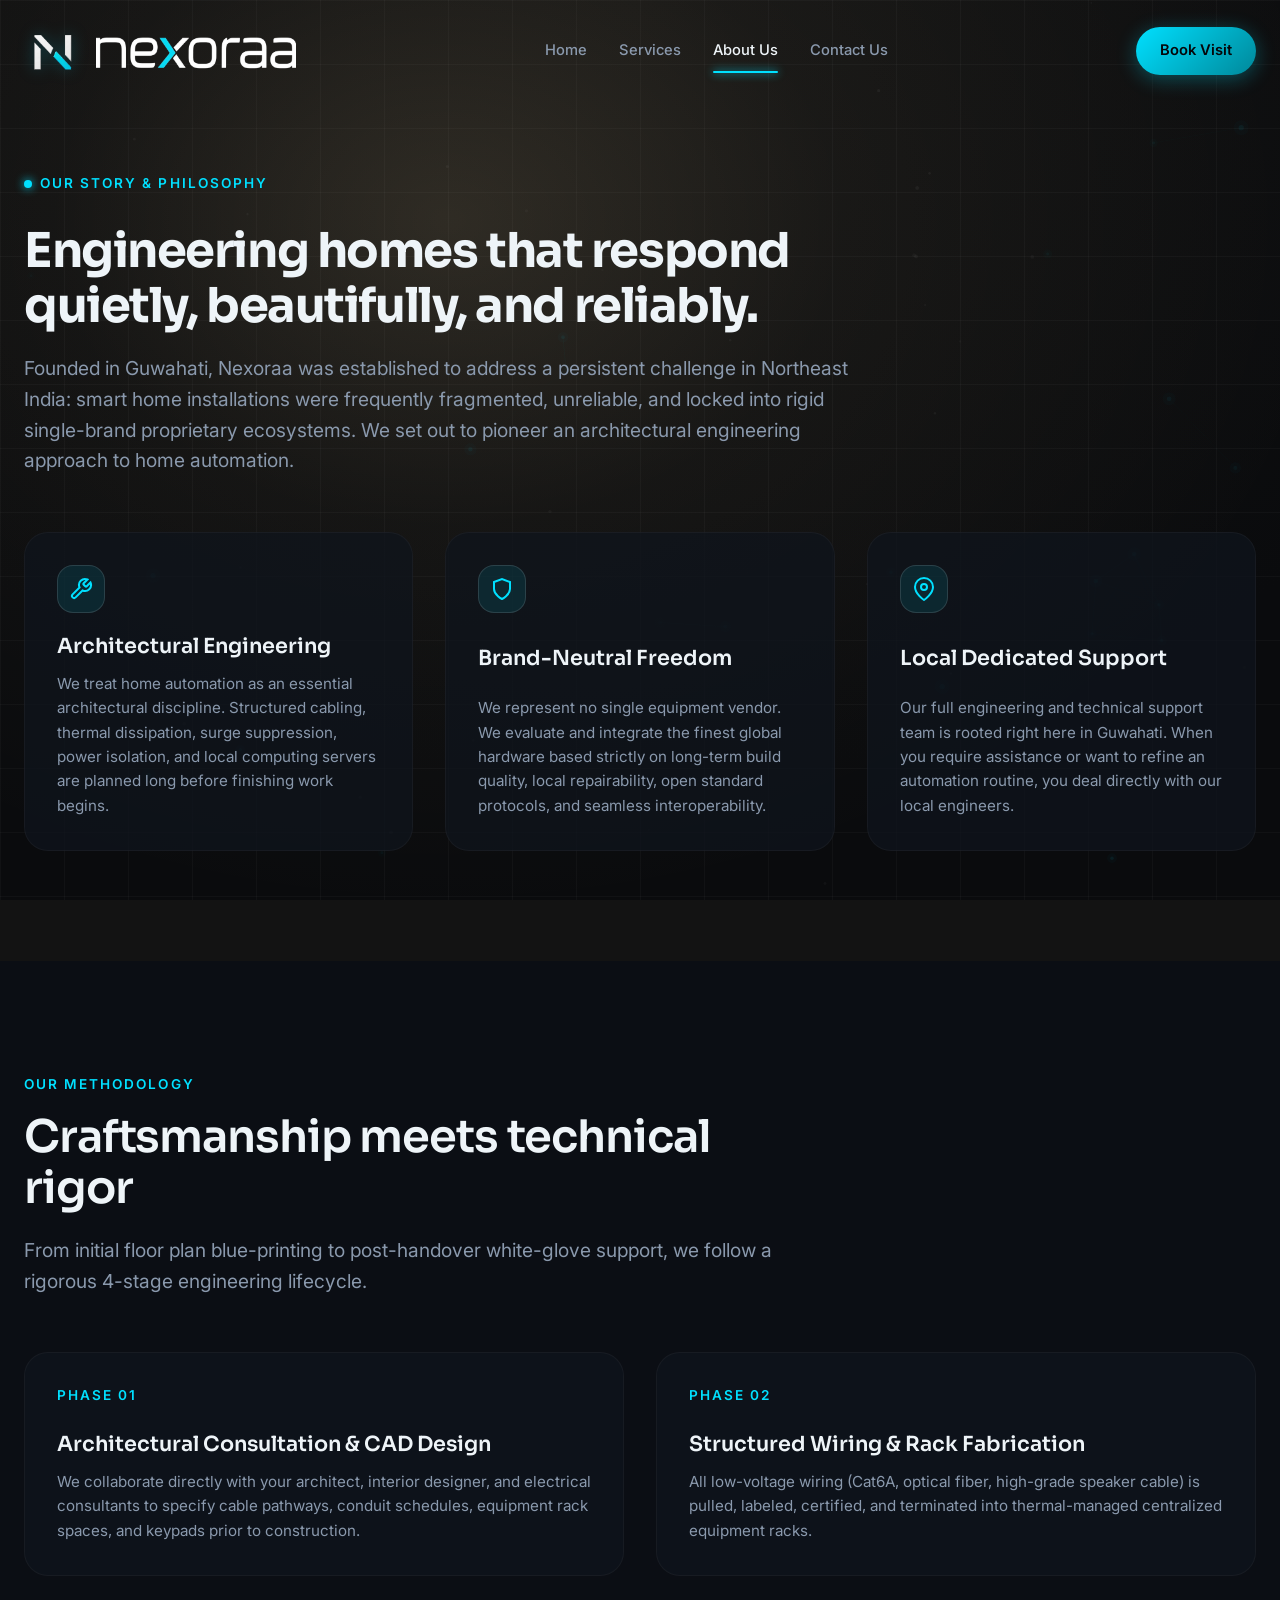
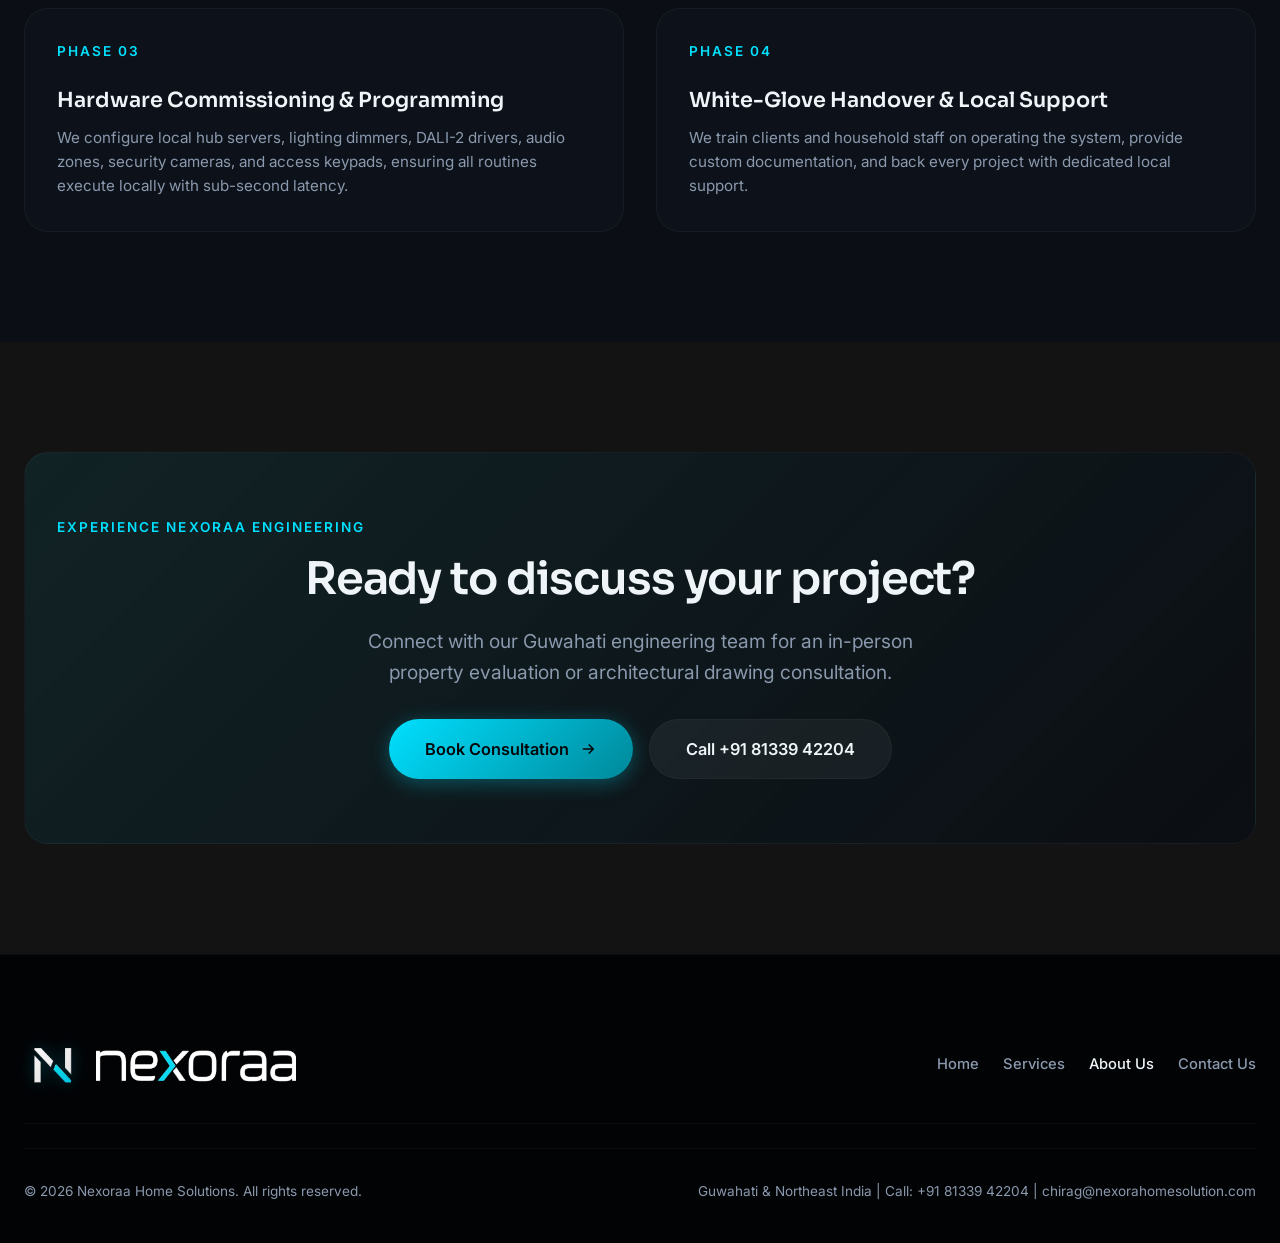
<file: about.html>
<!DOCTYPE html>
<html lang="en" data-theme="dark">
<head>
  <meta charset="UTF-8" />
  <meta name="viewport" content="width=device-width, initial-scale=1, viewport-fit=cover" />
  <title>About Us — Nexoraa Luxury Smart Home Engineering</title>
  <meta name="description" content="Learn about Nexoraa, Guwahati's premier brand-neutral luxury smart home engineering, architectural automation, and enterprise technology specialist." />
  <meta name="theme-color" content="#05070A" />

  <meta property="og:type" content="website" />
  <meta property="og:title" content="About Nexoraa — Quietly Intelligent Luxury Smart Homes" />
  <meta property="og:description" content="Guwahati's premier brand-neutral smart home engineering firm, serving luxury residences and commercial spaces across Northeast India." />
  <meta property="og:url" content="https://nexoraa-smart.surge.sh/about.html" />
  <meta property="og:image" content="https://nexoraa-smart.surge.sh/og.png" />
  <link rel="canonical" href="https://nexoraa-smart.surge.sh/about.html" />
  <link rel="icon" href="assets/logo-mark.svg" type="image/svg+xml" />

  <link rel="preconnect" href="https://fonts.googleapis.com">
  <link rel="preconnect" href="https://fonts.gstatic.com" crossorigin>
  <link href="https://fonts.googleapis.com/css2?family=Sora:wght@400;500;600;700&family=Inter:wght@400;500;600&display=swap" rel="stylesheet">
  <link rel="stylesheet" href="css/style.css" />
</head>
<body>

<div class="site-background"><canvas id="ambient-canvas"></canvas></div>

<!-- ================= NAVIGATION ================= -->
<header id="hdr">
  <div class="wrap nav">
    <a href="index.html" class="logo" aria-label="Nexoraa Home">
      <img src="assets/logo-mark.png" alt="Nexoraa Icon" class="logo-img" />
      <img src="assets/logo-wordmark.png" alt="Nexoraa Logo" class="logo-wordmark" />
    </a>

    <ul class="nav-links" id="nav-links">
      <li class="nav-item"><a href="index.html" class="nav-link">Home</a></li>
      <li class="nav-item"><a href="services.html" class="nav-link">Services</a></li>
      <li class="nav-item"><a href="about.html" class="nav-link active">About Us</a></li>
      <li class="nav-item"><a href="contact.html" class="nav-link">Contact Us</a></li>
    </ul>

    <div class="nav-right">
      <a href="contact.html" class="btn btn-p">Book Visit</a>
      <button class="mobile-toggle" id="mobile-toggle" aria-label="Toggle mobile navigation"><svg width="24" height="24" viewBox="0 0 24 24" fill="none" stroke="currentColor" stroke-width="2"><path d="M4 6h16M4 12h16M4 18h16"/></svg></button>
    </div>
  </div>
</header>

<!-- ================= ABOUT HERO ================= -->
<section class="sec" style="padding-top:170px;">
  <div class="wrap">
    <div class="sec-head reveal-up" style="max-width: 840px;">
      <span class="eyebrow"><span class="dot"></span> Our Story &amp; Philosophy</span>
      <h1 style="font-size: 3rem; font-weight: 700; line-height: 1.15; margin-top: 12px; margin-bottom: 20px;">
        Engineering homes that respond quietly, beautifully, and reliably.
      </h1>
      <p class="lead">
        Founded in Guwahati, Nexoraa was established to address a persistent challenge in Northeast India: smart home installations were frequently fragmented, unreliable, and locked into rigid single-brand proprietary ecosystems. We set out to pioneer an architectural engineering approach to home automation.
      </p>
    </div>

    <!-- Core Pillars Grid -->
    <div class="grid-3" style="margin-top:40px;">
      <div class="card reveal-up" style="padding: 32px;">
        <div class="icon" style="width: 48px; height: 48px; margin-bottom: 20px; background: rgba(0,224,255,0.1); border: 1px solid var(--border-bright); border-radius: var(--radius-md); display: flex; align-items: center; justify-content: center; color: var(--cyan);">
          <svg width="24" height="24" viewBox="0 0 24 24" fill="none" stroke="currentColor" stroke-width="2"><path d="M14.7 6.3a1 1 0 000 1.4l1.6 1.6a1 1 0 001.4 0l3.77-3.77a6 6 0 01-7.94 7.94l-6.91 6.91a2.12 2.12 0 01-3-3l6.91-6.91a6 6 0 017.94-7.94l-3.76 3.76z"/></svg>
        </div>
        <h3 style="font-size: 1.3rem; margin-bottom: 12px;">Architectural Engineering</h3>
        <p class="lead" style="font-size:0.95rem; margin-bottom: 0;">
          We treat home automation as an essential architectural discipline. Structured cabling, thermal dissipation, surge suppression, power isolation, and local computing servers are planned long before finishing work begins.
        </p>
      </div>

      <div class="card reveal-up" style="padding: 32px;">
        <div class="icon" style="width: 48px; height: 48px; margin-bottom: 20px; background: rgba(0,224,255,0.1); border: 1px solid var(--border-bright); border-radius: var(--radius-md); display: flex; align-items: center; justify-content: center; color: var(--cyan);">
          <svg width="24" height="24" viewBox="0 0 24 24" fill="none" stroke="currentColor" stroke-width="2"><path d="M12 22s8-4 8-10V5l-8-3-8 3v7c0 6 8 10 8 10z"/></svg>
        </div>
        <h3 style="font-size: 1.3rem; margin-bottom: 12px;">Brand-Neutral Freedom</h3>
        <p class="lead" style="font-size:0.95rem; margin-bottom: 0;">
          We represent no single equipment vendor. We evaluate and integrate the finest global hardware based strictly on long-term build quality, local repairability, open standard protocols, and seamless interoperability.
        </p>
      </div>

      <div class="card reveal-up" style="padding: 32px;">
        <div class="icon" style="width: 48px; height: 48px; margin-bottom: 20px; background: rgba(0,224,255,0.1); border: 1px solid var(--border-bright); border-radius: var(--radius-md); display: flex; align-items: center; justify-content: center; color: var(--cyan);">
          <svg width="24" height="24" viewBox="0 0 24 24" fill="none" stroke="currentColor" stroke-width="2"><path d="M21 10c0 7-9 13-9 13s-9-6-9-13a9 9 0 0118 0z"/><circle cx="12" cy="10" r="3"/></svg>
        </div>
        <h3 style="font-size: 1.3rem; margin-bottom: 12px;">Local Dedicated Support</h3>
        <p class="lead" style="font-size:0.95rem; margin-bottom: 0;">
          Our full engineering and technical support team is rooted right here in Guwahati. When you require assistance or want to refine an automation routine, you deal directly with our local engineers.
        </p>
      </div>
    </div>
  </div>
</section>

<!-- ================= DETAILED EXPERTISE & APPROACH ================= -->
<section class="sec" style="background: var(--bg-surface);">
  <div class="wrap">
    <div class="sec-head reveal-up">
      <span class="eyebrow">Our Methodology</span>
      <h2>Craftsmanship meets technical rigor</h2>
      <p class="lead">From initial floor plan blue-printing to post-handover white-glove support, we follow a rigorous 4-stage engineering lifecycle.</p>
    </div>

    <div class="grid-2" style="gap: 32px;">
      <div class="card reveal-up" style="padding: 32px;">
        <span class="eyebrow" style="color: var(--cyan);">Phase 01</span>
        <h3 style="font-size: 1.3rem; margin-top: 8px; margin-bottom: 12px;">Architectural Consultation &amp; CAD Design</h3>
        <p style="color: var(--text-muted); font-size: 0.95rem; line-height: 1.6;">
          We collaborate directly with your architect, interior designer, and electrical consultants to specify cable pathways, conduit schedules, equipment rack spaces, and keypads prior to construction.
        </p>
      </div>

      <div class="card reveal-up" style="padding: 32px;">
        <span class="eyebrow" style="color: var(--cyan);">Phase 02</span>
        <h3 style="font-size: 1.3rem; margin-top: 8px; margin-bottom: 12px;">Structured Wiring &amp; Rack Fabrication</h3>
        <p style="color: var(--text-muted); font-size: 0.95rem; line-height: 1.6;">
          All low-voltage wiring (Cat6A, optical fiber, high-grade speaker cable) is pulled, labeled, certified, and terminated into thermal-managed centralized equipment racks.
        </p>
      </div>

      <div class="card reveal-up" style="padding: 32px;">
        <span class="eyebrow" style="color: var(--cyan);">Phase 03</span>
        <h3 style="font-size: 1.3rem; margin-top: 8px; margin-bottom: 12px;">Hardware Commissioning &amp; Programming</h3>
        <p style="color: var(--text-muted); font-size: 0.95rem; line-height: 1.6;">
          We configure local hub servers, lighting dimmers, DALI-2 drivers, audio zones, security cameras, and access keypads, ensuring all routines execute locally with sub-second latency.
        </p>
      </div>

      <div class="card reveal-up" style="padding: 32px;">
        <span class="eyebrow" style="color: var(--cyan);">Phase 04</span>
        <h3 style="font-size: 1.3rem; margin-top: 8px; margin-bottom: 12px;">White-Glove Handover &amp; Local Support</h3>
        <p style="color: var(--text-muted); font-size: 0.95rem; line-height: 1.6;">
          We train clients and household staff on operating the system, provide custom documentation, and back every project with dedicated local support.
        </p>
      </div>
    </div>
  </div>
</section>

<!-- ================= PREMIUM POSITIONING CTA ================= -->
<section class="sec">
  <div class="wrap">
    <div class="card reveal-up" style="background: linear-gradient(135deg, rgba(0,224,255,0.08) 0%, rgba(11,14,20,0.9) 100%); text-align: center; padding: 64px 32px;">
      <span class="eyebrow">Experience Nexoraa Engineering</span>
      <h2>Ready to discuss your project?</h2>
      <p class="lead" style="max-width: 620px; margin: 0 auto 32px;">Connect with our Guwahati engineering team for an in-person property evaluation or architectural drawing consultation.</p>
      <div style="display:flex; gap:16px; justify-content:center; flex-wrap:wrap;">
        <a href="contact.html" class="btn btn-p btn-lg">Book Consultation <svg viewBox="0 0 24 24" fill="none" stroke="currentColor" stroke-width="2" width="18" height="18"><path d="M5 12h14M13 6l6 6-6 6"/></svg></a>
        <a href="tel:8133942204" class="btn btn-g btn-lg">Call +91 81339 42204</a>
      </div>
    </div>
  </div>
</section>

<!-- ================= FOOTER ================= -->
<footer>
  <div class="wrap">
    <div style="display: flex; justify-content: space-between; align-items: center; flex-wrap: wrap; gap: 20px; padding-bottom: 30px; border-bottom: 1px solid rgba(255, 255, 255, 0.04);">
      <a href="index.html" class="logo">
        <img src="assets/logo-mark.png" alt="Nexoraa Icon" class="logo-img" />
        <img src="assets/logo-wordmark.png" alt="Nexoraa Logo" class="logo-wordmark" />
      </a>
      <ul style="display: flex; gap: 24px; list-style: none; font-size: 0.95rem; font-weight: 500;">
        <li><a href="index.html" class="nav-link">Home</a></li>
        <li><a href="services.html" class="nav-link">Services</a></li>
        <li><a href="about.html" class="nav-link">About Us</a></li>
        <li><a href="contact.html" class="nav-link">Contact Us</a></li>
      </ul>
    </div>
    <div class="footer-bottom" style="margin-top: 24px; display: flex; justify-content: space-between; flex-wrap: wrap; gap: 12px; font-size: 0.85rem; color: var(--text-muted);">
      <span>© 2026 Nexoraa Home Solutions. All rights reserved.</span>
      <span>Guwahati &amp; Northeast India | Call: +91 81339 42204 | chirag@nexorahomesolution.com</span>
    </div>
  </div>
</footer>

<script src="js/main.js"></script>
<script src="js/ambient-bg.js"></script>
</body>
</html>
</file>
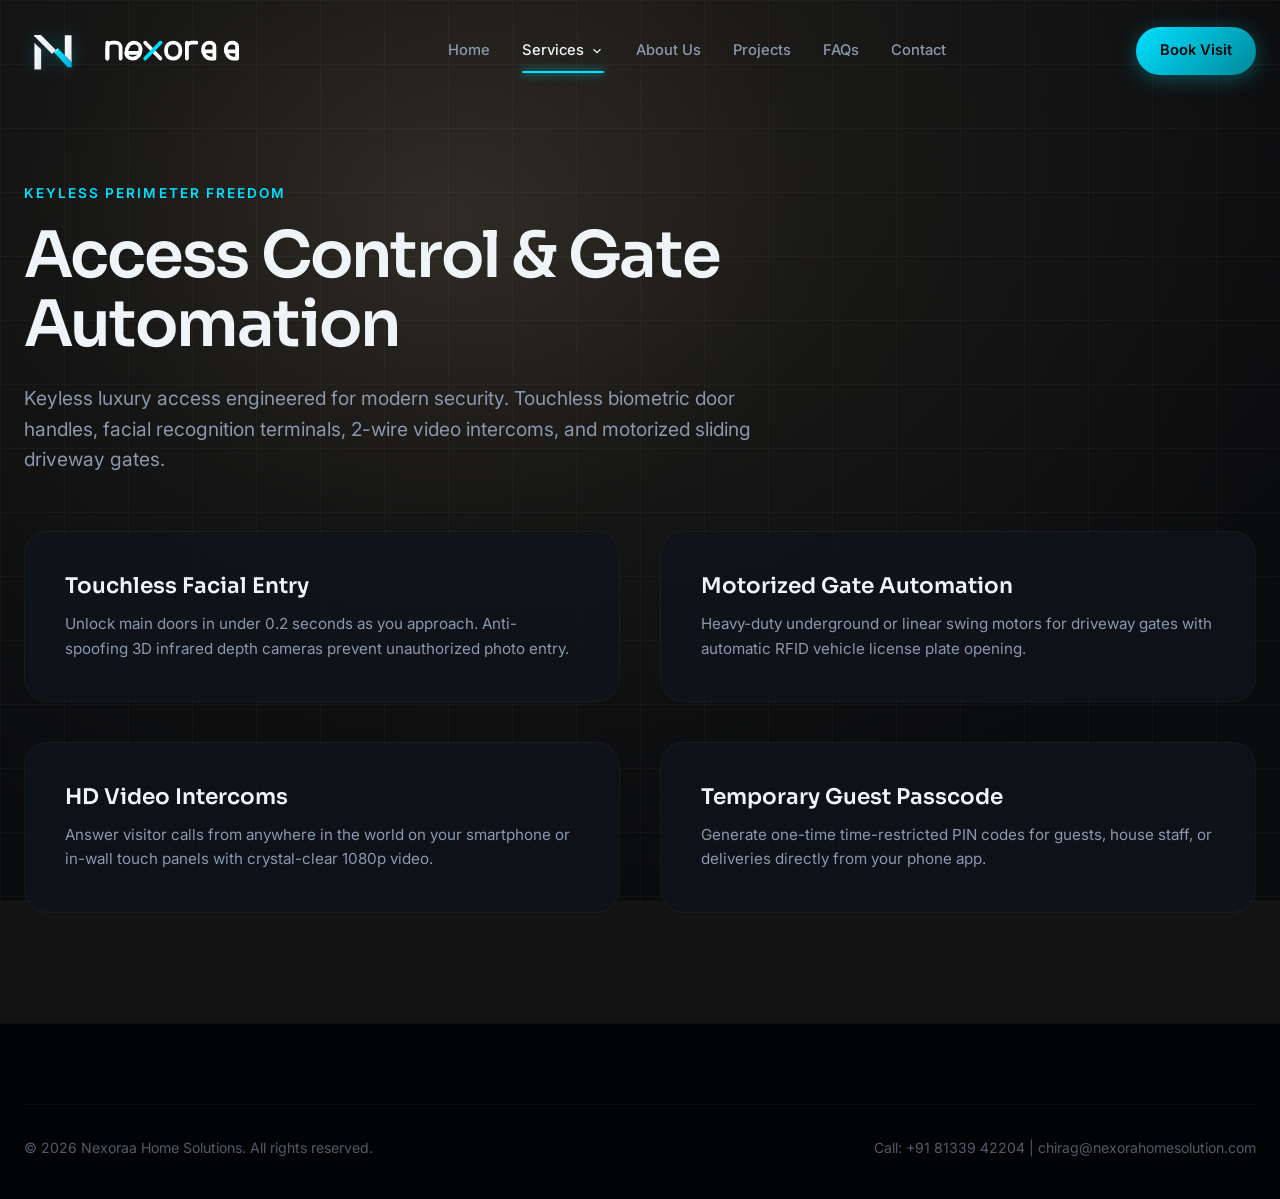
<file: access-control.html>
<!DOCTYPE html>
<html lang="en" data-theme="dark">
<head>
  <meta charset="UTF-8" />
  <meta name="viewport" content="width=device-width, initial-scale=1, viewport-fit=cover" />
  <title>Access Control &amp; Gate Automation — Nexoraa</title>
  <meta name="description" content="Facial recognition entry, biometric smart door locks, video intercommunication, and motorized gate automation in Guwahati by Nexoraa." />
  <link rel="icon" href="assets/logo-mark.svg" type="image/svg+xml" />
  <link href="https://fonts.googleapis.com/css2?family=Sora:wght@400;500;600;700&family=Inter:wght@400;500;600&display=swap" rel="stylesheet">
  <link rel="stylesheet" href="css/style.css" />
</head>
<body>

<div class="site-background"><canvas id="ambient-canvas"></canvas></div>

<header id="hdr">
  <div class="wrap nav">
    <a href="index.html" class="logo">
      <img src="assets/logo-mark.svg" alt="Nexoraa Icon" class="logo-img" />
      <img src="assets/logo-wordmark.svg" alt="Nexoraa Logo" class="logo-wordmark" />
    </a>
    <ul class="nav-links" id="nav-links">
      <li><a href="index.html" class="nav-link">Home</a></li>
      <li class="nav-item">
        <a href="smart-home-automation.html" class="nav-link active">Services <svg viewBox="0 0 24 24" width="14" height="14" fill="none" stroke="currentColor" stroke-width="2"><path d="M6 9l6 6 6-6"/></svg></a>
        <div class="dropdown">
          <a href="smart-home-automation.html" class="dropdown-item">Whole-Home Automation</a>
          <a href="home-cinema.html" class="dropdown-item">Home Cinema &amp; Audio</a>
          <a href="security-surveillance.html" class="dropdown-item">Security &amp; Surveillance</a>
          <a href="networking-wifi.html" class="dropdown-item">Enterprise Wi-Fi &amp; Mesh</a>
          <a href="lighting-automation.html" class="dropdown-item">Lighting Automation</a>
          <a href="access-control.html" class="dropdown-item">Access Control &amp; Gates</a>
        </div>
      </li>
      <li><a href="about.html" class="nav-link">About Us</a></li>
      <li><a href="projects.html" class="nav-link">Projects</a></li>
      <li><a href="faq.html" class="nav-link">FAQs</a></li>
      <li><a href="contact.html" class="nav-link">Contact</a></li>
    </ul>
    <div class="nav-right">
      <a href="contact.html" class="btn btn-p">Book Visit</a>
      <button class="mobile-toggle" id="mobile-toggle" aria-label="Toggle mobile navigation"><svg width="24" height="24" viewBox="0 0 24 24" fill="none" stroke="currentColor" stroke-width="2"><path d="M4 6h16M4 12h16M4 18h16"/></svg></button>
    </div>
  </div>
</header>

<section class="sec" style="padding-top:180px;">
  <div class="wrap">
    <div class="sec-head reveal-up">
      <span class="eyebrow">Keyless Perimeter Freedom</span>
      <h1>Access Control &amp; Gate Automation</h1>
      <p class="lead">Keyless luxury access engineered for modern security. Touchless biometric door handles, facial recognition terminals, 2-wire video intercoms, and motorized sliding driveway gates.</p>
    </div>

    <div class="grid-2" style="margin-top:40px;">
      <div class="card reveal-up">
        <h3>Touchless Facial Entry</h3>
        <p class="lead" style="font-size:0.95rem">Unlock main doors in under 0.2 seconds as you approach. Anti-spoofing 3D infrared depth cameras prevent unauthorized photo entry.</p>
      </div>

      <div class="card reveal-up">
        <h3>Motorized Gate Automation</h3>
        <p class="lead" style="font-size:0.95rem">Heavy-duty underground or linear swing motors for driveway gates with automatic RFID vehicle license plate opening.</p>
      </div>

      <div class="card reveal-up">
        <h3>HD Video Intercoms</h3>
        <p class="lead" style="font-size:0.95rem">Answer visitor calls from anywhere in the world on your smartphone or in-wall touch panels with crystal-clear 1080p video.</p>
      </div>

      <div class="card reveal-up">
        <h3>Temporary Guest Passcode</h3>
        <p class="lead" style="font-size:0.95rem">Generate one-time time-restricted PIN codes for guests, house staff, or deliveries directly from your phone app.</p>
      </div>
    </div>
  </div>
</section>

<footer>
  <div class="wrap">
    <div class="footer-bottom">
      <span>© 2026 Nexoraa Home Solutions. All rights reserved.</span>
      <span>Call: +91 81339 42204 | chirag@nexorahomesolution.com</span>
    </div>
  </div>
</footer>

<script src="js/main.js"></script>
</body>
</html>
</file>
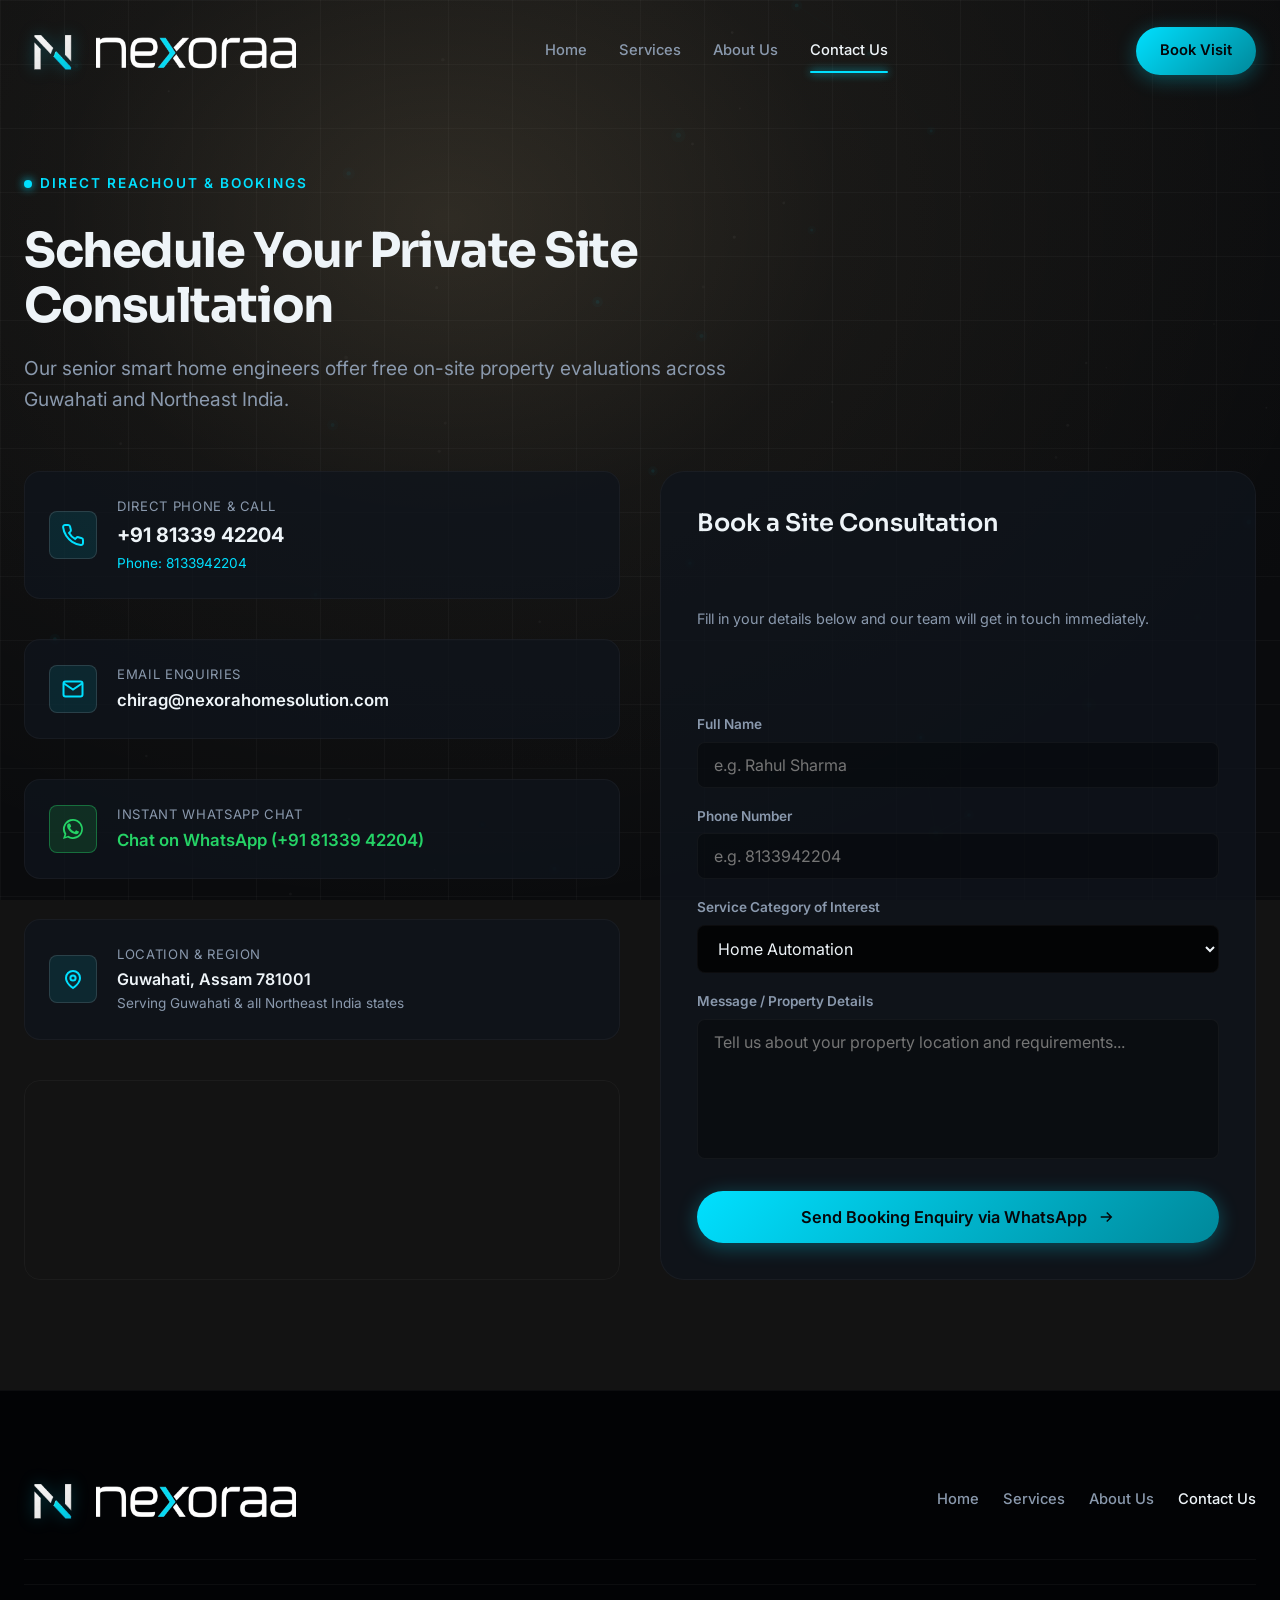
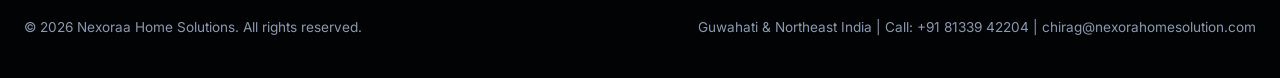
<file: contact.html>
<!DOCTYPE html>
<html lang="en" data-theme="dark">
<head>
  <meta charset="UTF-8" />
  <meta name="viewport" content="width=device-width, initial-scale=1, viewport-fit=cover" />
  <title>Contact Us — Nexoraa Guwahati &amp; Northeast India</title>
  <meta name="description" content="Book a free luxury smart home consultation or site visit with Nexoraa in Guwahati. Call +91 81339 42204, WhatsApp 918133942204, or email chirag@nexorahomesolution.com." />
  <meta name="theme-color" content="#05070A" />

  <meta property="og:type" content="website" />
  <meta property="og:title" content="Contact Nexoraa — Schedule a Site Visit &amp; Consultation" />
  <meta property="og:description" content="Get in touch with Nexoraa's Guwahati engineering team. Phone: 8133942204 | Email: chirag@nexorahomesolution.com" />
  <meta property="og:url" content="https://nexoraa-smart.surge.sh/contact.html" />
  <meta property="og:image" content="https://nexoraa-smart.surge.sh/og.png" />
  <link rel="canonical" href="https://nexoraa-smart.surge.sh/contact.html" />
  <link rel="icon" href="assets/logo-mark.svg" type="image/svg+xml" />

  <link rel="preconnect" href="https://fonts.googleapis.com">
  <link rel="preconnect" href="https://fonts.gstatic.com" crossorigin>
  <link href="https://fonts.googleapis.com/css2?family=Sora:wght@400;500;600;700&family=Inter:wght@400;500;600&display=swap" rel="stylesheet">
  <link rel="stylesheet" href="css/style.css" />
</head>
<body>

<div class="site-background"><canvas id="ambient-canvas"></canvas></div>

<!-- ================= NAVIGATION ================= -->
<header id="hdr">
  <div class="wrap nav">
    <a href="index.html" class="logo" aria-label="Nexoraa Home">
      <img src="assets/logo-mark.png" alt="Nexoraa Icon" class="logo-img" />
      <img src="assets/logo-wordmark.png" alt="Nexoraa Logo" class="logo-wordmark" />
    </a>

    <ul class="nav-links" id="nav-links">
      <li class="nav-item"><a href="index.html" class="nav-link">Home</a></li>
      <li class="nav-item"><a href="services.html" class="nav-link">Services</a></li>
      <li class="nav-item"><a href="about.html" class="nav-link">About Us</a></li>
      <li class="nav-item"><a href="contact.html" class="nav-link active">Contact Us</a></li>
    </ul>

    <div class="nav-right">
      <a href="contact.html" class="btn btn-p">Book Visit</a>
      <button class="mobile-toggle" id="mobile-toggle" aria-label="Toggle mobile navigation"><svg width="24" height="24" viewBox="0 0 24 24" fill="none" stroke="currentColor" stroke-width="2"><path d="M4 6h16M4 12h16M4 18h16"/></svg></button>
    </div>
  </div>
</header>

<!-- ================= CONTACT HERO & FORM ================= -->
<section class="sec" style="padding-top:170px;">
  <div class="wrap">
    <div class="sec-head reveal-up">
      <span class="eyebrow"><span class="dot"></span> Direct Reachout &amp; Bookings</span>
      <h1 style="font-size: 3rem; font-weight: 700; line-height: 1.15; margin-top: 12px; margin-bottom: 20px;">
        Schedule Your Private Site Consultation
      </h1>
      <p class="lead">
        Our senior smart home engineers offer free on-site property evaluations across Guwahati and Northeast India.
      </p>
    </div>

    <div class="contact-grid" style="display: grid; grid-template-columns: 1fr 1fr; gap: 40px; margin-top: 32px;">
      <!-- Contact Details & Direct Channels -->
      <div class="reveal-up" style="display: flex; flex-direction: column; gap: 20px;">
        <!-- Phone & WhatsApp Card -->
        <div class="contact-card" style="background: var(--bg-card); border: 1px solid var(--border); border-radius: var(--radius-md); padding: 24px; display: flex; align-items: center; gap: 20px;">
          <div class="icon" style="width: 48px; height: 48px; border-radius: var(--radius-sm); background: rgba(0,224,255,0.1); border: 1px solid var(--border-bright); display: flex; align-items: center; justify-content: center; color: var(--cyan); flex-shrink: 0;">
            <svg width="24" height="24" viewBox="0 0 24 24" fill="none" stroke="currentColor" stroke-width="2"><path d="M22 16.9v3a2 2 0 01-2.2 2 19.8 19.8 0 01-8.6-3.1 19.5 19.5 0 01-6-6A19.8 19.8 0 012.1 4.2 2 2 0 014.1 2h3a2 2 0 012 1.7c.1 1 .4 1.9.7 2.8a2 2 0 01-.5 2.1L8.1 9.9a16 16 0 006 6l1.3-1.2a2 2 0 012.1-.5c.9.3 1.8.6 2.8.7a2 2 0 011.7 2z"/></svg>
          </div>
          <div>
            <div style="font-size:0.82rem; color:var(--text-muted); text-transform:uppercase; letter-spacing:0.05em; margin-bottom: 2px;">Direct Phone &amp; Call</div>
            <a href="tel:8133942204" style="font-size:1.25rem; font-weight:700; color:var(--text-main); hover:color:var(--cyan);">+91 81339 42204</a>
            <div style="font-size:0.85rem; color:var(--cyan); margin-top:2px;">Phone: 8133942204</div>
          </div>
        </div>

        <!-- Email Enquiries Card -->
        <div class="contact-card" style="background: var(--bg-card); border: 1px solid var(--border); border-radius: var(--radius-md); padding: 24px; display: flex; align-items: center; gap: 20px;">
          <div class="icon" style="width: 48px; height: 48px; border-radius: var(--radius-sm); background: rgba(0,224,255,0.1); border: 1px solid var(--border-bright); display: flex; align-items: center; justify-content: center; color: var(--cyan); flex-shrink: 0;">
            <svg width="24" height="24" viewBox="0 0 24 24" fill="none" stroke="currentColor" stroke-width="2"><rect x="2.5" y="4.5" width="19" height="15" rx="2"/><path d="M3 6.5l9 6 9-6"/></svg>
          </div>
          <div>
            <div style="font-size:0.82rem; color:var(--text-muted); text-transform:uppercase; letter-spacing:0.05em; margin-bottom: 2px;">Email Enquiries</div>
            <a href="mailto:chirag@nexorahomesolution.com" style="font-size:1.05rem; font-weight:600; color:var(--text-main);">chirag@nexorahomesolution.com</a>
          </div>
        </div>

        <!-- WhatsApp Instant Chat Card -->
        <div class="contact-card" style="background: var(--bg-card); border: 1px solid var(--border); border-radius: var(--radius-md); padding: 24px; display: flex; align-items: center; gap: 20px;">
          <div class="icon" style="width: 48px; height: 48px; border-radius: var(--radius-sm); background: rgba(37,211,102,0.15); border: 1px solid rgba(37,211,102,0.4); display: flex; align-items: center; justify-content: center; color: #25D366; flex-shrink: 0;">
            <svg width="24" height="24" viewBox="0 0 24 24" fill="currentColor"><path d="M17.5 14.4c-.3-.2-1.7-.9-2-1-.3-.1-.5-.1-.7.1-.2.3-.7 1-.9 1.2-.2.2-.3.2-.6.1a8 8 0 01-2.4-1.5 9 9 0 01-1.7-2.1c-.2-.3 0-.4.1-.6l.5-.5c.1-.2.2-.3.3-.5v-.5l-.9-2.2c-.2-.6-.5-.5-.7-.5h-.6c-.2 0-.5.1-.8.4-.3.3-1 1-1 2.4s1 2.8 1.2 3c.1.2 2 3.1 5 4.3.7.3 1.2.5 1.6.6.7.2 1.3.2 1.8.1.6-.1 1.7-.7 1.9-1.4.3-.7.3-1.2.2-1.4 0-.1-.2-.2-.5-.3z"/><path d="M12 2a10 10 0 00-8.5 15.3L2 22l4.8-1.4A10 10 0 1012 2zm0 18.2a8.2 8.2 0 01-4.2-1.2l-.3-.2-3 .9.9-2.9-.2-.3A8.2 8.2 0 1112 20.2z"/></svg>
          </div>
          <div>
            <div style="font-size:0.82rem; color:var(--text-muted); text-transform:uppercase; letter-spacing:0.05em; margin-bottom: 2px;">Instant WhatsApp Chat</div>
            <a href="https://wa.me/918133942204?text=Hi%20Nexoraa%20—%20I'd%20like%20to%20schedule%20a%20smart%20home%20consultation." target="_blank" rel="noopener" style="font-size:1.05rem; font-weight:600; color:#25D366;">Chat on WhatsApp (+91 81339 42204)</a>
          </div>
        </div>

        <!-- Business Address Card -->
        <div class="contact-card" style="background: var(--bg-card); border: 1px solid var(--border); border-radius: var(--radius-md); padding: 24px; display: flex; align-items: center; gap: 20px;">
          <div class="icon" style="width: 48px; height: 48px; border-radius: var(--radius-sm); background: rgba(0,224,255,0.1); border: 1px solid var(--border-bright); display: flex; align-items: center; justify-content: center; color: var(--cyan); flex-shrink: 0;">
            <svg width="24" height="24" viewBox="0 0 24 24" fill="none" stroke="currentColor" stroke-width="2"><path d="M12 21s-7-4.6-7-10a7 7 0 1114 0c0 5.4-7 10-7 10z"/><circle cx="12" cy="11" r="2.6"/></svg>
          </div>
          <div>
            <div style="font-size:0.82rem; color:var(--text-muted); text-transform:uppercase; letter-spacing:0.05em; margin-bottom: 2px;">Location &amp; Region</div>
            <div style="font-size:1rem; font-weight:600;">Guwahati, Assam 781001</div>
            <div style="font-size:0.85rem; color:var(--text-muted);">Serving Guwahati &amp; all Northeast India states</div>
          </div>
        </div>

        <!-- Google Map Container -->
        <div style="border-radius:var(--radius-md); overflow:hidden; border:1px solid var(--border); height:200px;">
          <iframe src="https://www.google.com/maps/embed?pb=!1m18!1m12!1m3!1d114631.78280620892!2d91.6669984950664!3d26.143265545266854!2m3!1f0!0!2f0!3f0!3m2!1i1024!2i768!4f13.1!3m3!1m2!1s0x375a5a287f9133ff%3A0x2bbd1332436bde32!2sGuwahati%2C%20Assam!5e0!3m2!1sen!2sin!4v1700000000000!5m2!1sen!2sin" width="100%" height="100%" style="border:0;" allowfullscreen="" loading="lazy"></iframe>
        </div>
      </div>

      <!-- Interactive Booking & Enquiry Form -->
      <div class="card reveal-up" style="padding: 36px; border: 1px solid var(--border);">
        <h3 style="font-size: 1.5rem; margin-bottom: 8px;">Book a Site Consultation</h3>
        <p style="font-size: 0.9rem; color: var(--text-muted); margin-bottom: 24px;">Fill in your details below and our team will get in touch immediately.</p>
        
        <form id="enquiry-form">
          <div class="form-group" style="margin-bottom: 18px;">
            <label class="form-label" style="display:block; font-size:0.85rem; font-weight:600; margin-bottom:6px; color:var(--text-muted);">Full Name</label>
            <input type="text" id="form-name" class="form-input" style="width:100%; padding:12px 16px; background:rgba(0,0,0,0.3); border:1px solid var(--border); border-radius:var(--radius-sm); color:var(--text-main);" placeholder="e.g. Rahul Sharma" required />
          </div>

          <div class="form-group" style="margin-bottom: 18px;">
            <label class="form-label" style="display:block; font-size:0.85rem; font-weight:600; margin-bottom:6px; color:var(--text-muted);">Phone Number</label>
            <input type="tel" id="form-phone" class="form-input" style="width:100%; padding:12px 16px; background:rgba(0,0,0,0.3); border:1px solid var(--border); border-radius:var(--radius-sm); color:var(--text-main);" placeholder="e.g. 8133942204" required />
          </div>

          <div class="form-group" style="margin-bottom: 18px;">
            <label class="form-label" style="display:block; font-size:0.85rem; font-weight:600; margin-bottom:6px; color:var(--text-muted);">Service Category of Interest</label>
            <select id="form-service" class="form-input" style="width:100%; padding:12px 16px; background:rgba(0,0,0,0.8); border:1px solid var(--border); border-radius:var(--radius-sm); color:var(--text-main);">
              <option value="Home Automation">Home Automation</option>
              <option value="Architectural &amp; Premium Lighting">Architectural &amp; Premium Lighting</option>
              <option value="Audio &amp; Home Entertainment">Audio &amp; Home Entertainment</option>
              <option value="Smart Locks &amp; Access Control">Smart Locks &amp; Access Control</option>
              <option value="Networking &amp; IT Infrastructure">Networking &amp; IT Infrastructure</option>
              <option value="Unified Communications &amp; Collaboration">Unified Communications &amp; Collaboration</option>
              <option value="Professional AV &amp; Display Solutions">Professional AV &amp; Display Solutions</option>
            </select>
          </div>

          <div class="form-group" style="margin-bottom: 24px;">
            <label class="form-label" style="display:block; font-size:0.85rem; font-weight:600; margin-bottom:6px; color:var(--text-muted);">Message / Property Details</label>
            <textarea id="form-msg" class="form-input" style="width:100%; height:110px; padding:12px 16px; background:rgba(0,0,0,0.3); border:1px solid var(--border); border-radius:var(--radius-sm); color:var(--text-main); resize:none;" placeholder="Tell us about your property location and requirements..."></textarea>
          </div>

          <button type="submit" class="btn btn-p btn-lg" style="width:100%; justify-content:center;">Send Booking Enquiry via WhatsApp <svg viewBox="0 0 24 24" fill="none" stroke="currentColor" stroke-width="2" width="18" height="18"><path d="M5 12h14M13 6l6 6-6 6"/></svg></button>
        </form>
      </div>
    </div>
  </div>
</section>

<!-- ================= FOOTER ================= -->
<footer>
  <div class="wrap">
    <div style="display: flex; justify-content: space-between; align-items: center; flex-wrap: wrap; gap: 20px; padding-bottom: 30px; border-bottom: 1px solid rgba(255, 255, 255, 0.04);">
      <a href="index.html" class="logo">
        <img src="assets/logo-mark.png" alt="Nexoraa Icon" class="logo-img" />
        <img src="assets/logo-wordmark.png" alt="Nexoraa Logo" class="logo-wordmark" />
      </a>
      <ul style="display: flex; gap: 24px; list-style: none; font-size: 0.95rem; font-weight: 500;">
        <li><a href="index.html" class="nav-link">Home</a></li>
        <li><a href="services.html" class="nav-link">Services</a></li>
        <li><a href="about.html" class="nav-link">About Us</a></li>
        <li><a href="contact.html" class="nav-link">Contact Us</a></li>
      </ul>
    </div>
    <div class="footer-bottom" style="margin-top: 24px; display: flex; justify-content: space-between; flex-wrap: wrap; gap: 12px; font-size: 0.85rem; color: var(--text-muted);">
      <span>© 2026 Nexoraa Home Solutions. All rights reserved.</span>
      <span>Guwahati &amp; Northeast India | Call: +91 81339 42204 | chirag@nexorahomesolution.com</span>
    </div>
  </div>
</footer>

<script src="js/main.js"></script>
<script>
  // Handle URL query parameter pre-selection for service selection
  document.addEventListener('DOMContentLoaded', function () {
    var params = new URLSearchParams(window.location.search);
    var serviceParam = params.get('service');
    if (serviceParam) {
      var select = document.getElementById('form-service');
      if (select) {
        for (var i = 0; i < select.options.length; i++) {
          if (select.options[i].value.toLowerCase().includes(serviceParam.toLowerCase()) || 
              serviceParam.toLowerCase().includes(select.options[i].value.toLowerCase())) {
            select.selectedIndex = i;
            break;
          }
        }
      }
    }
  });
</script>
<script src="js/ambient-bg.js"></script>
</body>
</html>
</file>
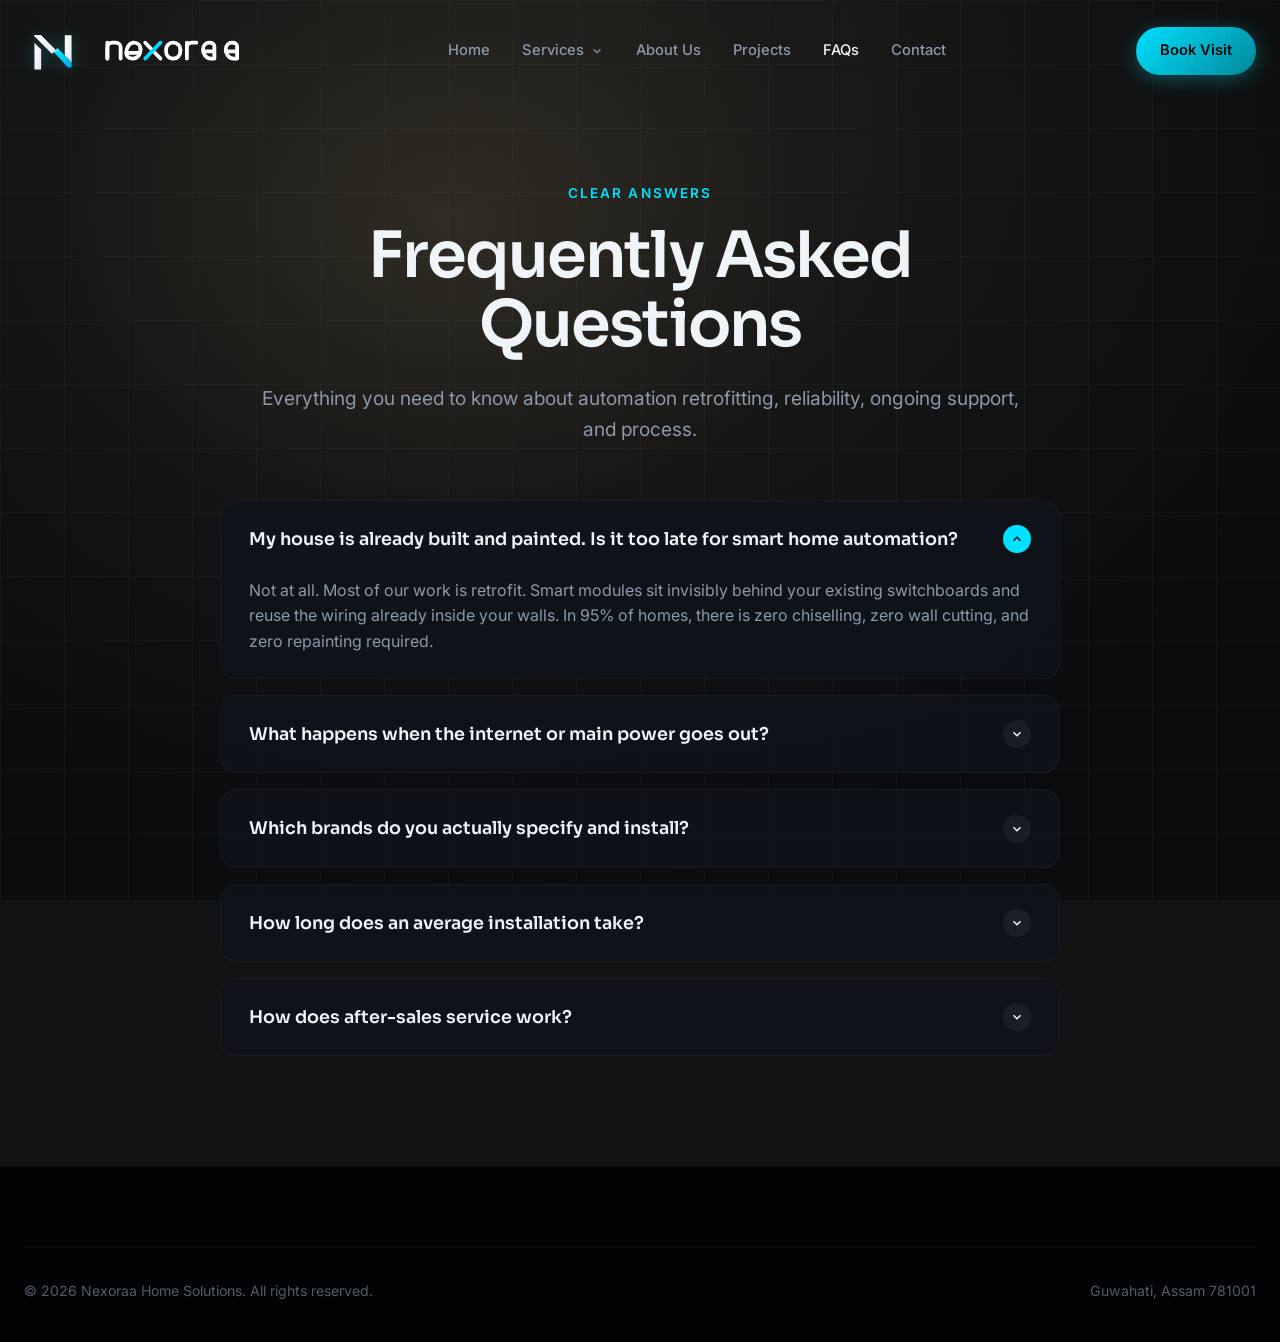
<file: faq.html>
<!DOCTYPE html>
<html lang="en" data-theme="dark">
<head>
  <meta charset="UTF-8" />
  <meta name="viewport" content="width=device-width, initial-scale=1, viewport-fit=cover" />
  <title>Frequently Asked Questions — Nexoraa</title>
  <meta name="description" content="Find answers to common questions about smart home retrofitting, pricing, internet outages, brand selection, and local support with Nexoraa Guwahati." />
  <link rel="icon" href="assets/logo-mark.svg" type="image/svg+xml" />
  <link href="https://fonts.googleapis.com/css2?family=Sora:wght@400;500;600;700&family=Inter:wght@400;500;600&display=swap" rel="stylesheet">
  <link rel="stylesheet" href="css/style.css" />
</head>
<body>

<div class="site-background"><canvas id="ambient-canvas"></canvas></div>

<header id="hdr">
  <div class="wrap nav">
    <a href="index.html" class="logo">
      <img src="assets/logo-mark.svg" alt="Nexoraa Icon" class="logo-img" />
      <img src="assets/logo-wordmark.svg" alt="Nexoraa Logo" class="logo-wordmark" />
    </a>
    <ul class="nav-links" id="nav-links">
      <li><a href="index.html" class="nav-link">Home</a></li>
      <li class="nav-item">
        <a href="smart-home-automation.html" class="nav-link">Services <svg viewBox="0 0 24 24" width="14" height="14" fill="none" stroke="currentColor" stroke-width="2"><path d="M6 9l6 6 6-6"/></svg></a>
        <div class="dropdown">
          <a href="smart-home-automation.html" class="dropdown-item">Whole-Home Automation</a>
          <a href="home-cinema.html" class="dropdown-item">Home Cinema &amp; Audio</a>
          <a href="security-surveillance.html" class="dropdown-item">Security &amp; Surveillance</a>
          <a href="networking-wifi.html" class="dropdown-item">Enterprise Wi-Fi &amp; Mesh</a>
          <a href="lighting-automation.html" class="dropdown-item">Lighting Automation</a>
          <a href="access-control.html" class="dropdown-item">Access Control &amp; Gates</a>
        </div>
      </li>
      <li><a href="about.html" class="nav-link">About Us</a></li>
      <li><a href="projects.html" class="nav-link">Projects</a></li>
      <li><a href="faq.html" class="nav-link active">FAQs</a></li>
      <li><a href="contact.html" class="nav-link">Contact</a></li>
    </ul>
    <div class="nav-right">
      <a href="contact.html" class="btn btn-p">Book Visit</a>
      <button class="mobile-toggle" id="mobile-toggle" aria-label="Toggle mobile navigation"><svg width="24" height="24" viewBox="0 0 24 24" fill="none" stroke="currentColor" stroke-width="2"><path d="M4 6h16M4 12h16M4 18h16"/></svg></button>
    </div>
  </div>
</header>

<section class="sec" style="padding-top:180px;">
  <div class="wrap">
    <div class="sec-head center reveal-up">
      <span class="eyebrow">Clear Answers</span>
      <h1>Frequently Asked Questions</h1>
      <p class="lead">Everything you need to know about automation retrofitting, reliability, ongoing support, and process.</p>
    </div>

    <div class="faq-list reveal-up">
      <div class="faq-item active">
        <div class="faq-head">My house is already built and painted. Is it too late for smart home automation? <span class="faq-toggle"><svg width="14" height="14" viewBox="0 0 24 24" fill="none" stroke="currentColor" stroke-width="2.5"><path d="M6 9l6 6 6-6"/></svg></span></div>
        <div class="faq-body"><p>Not at all. Most of our work is retrofit. Smart modules sit invisibly behind your existing switchboards and reuse the wiring already inside your walls. In 95% of homes, there is zero chiselling, zero wall cutting, and zero repainting required.</p></div>
      </div>

      <div class="faq-item">
        <div class="faq-head">What happens when the internet or main power goes out? <span class="faq-toggle"><svg width="14" height="14" viewBox="0 0 24 24" fill="none" stroke="currentColor" stroke-width="2.5"><path d="M6 9l6 6 6-6"/></svg></span></div>
        <div class="faq-body"><p>Your physical wall switches keep working like normal switches, and your door locks continue operating via fingerprint and PIN code. We deliberately specify controllers that process routines locally inside your home hub.</p></div>
      </div>

      <div class="faq-item">
        <div class="faq-head">Which brands do you actually specify and install? <span class="faq-toggle"><svg width="14" height="14" viewBox="0 0 24 24" fill="none" stroke="currentColor" stroke-width="2.5"><path d="M6 9l6 6 6-6"/></svg></span></div>
        <div class="faq-body"><p>We select leading global and specialized regional manufacturers including Lutron, Control4, Crestron, Sonance, Dahua, and Schneider. Every project proposal names exact part numbers and hardware models upfront.</p></div>
      </div>

      <div class="faq-item">
        <div class="faq-head">How long does an average installation take? <span class="faq-toggle"><svg width="14" height="14" viewBox="0 0 24 24" fill="none" stroke="currentColor" stroke-width="2.5"><path d="M6 9l6 6 6-6"/></svg></span></div>
        <div class="faq-body"><p>Single-room upgrades or door lock installations take 3 to 5 hours. A typical 2-BHK or 3-BHK home retrofit is completed within 2 to 3 days. Full new construction villas are phased alongside your electrical team.</p></div>
      </div>

      <div class="faq-item">
        <div class="faq-head">How does after-sales service work? <span class="faq-toggle"><svg width="14" height="14" viewBox="0 0 24 24" fill="none" stroke="currentColor" stroke-width="2.5"><path d="M6 9l6 6 6-6"/></svg></span></div>
        <div class="faq-body"><p>All Nexoraa installations include dedicated local onsite support. You call our local Guwahati office directly—no call centers or delays.</p></div>
      </div>
    </div>
  </div>
</section>

<footer>
  <div class="wrap">
    <div class="footer-bottom">
      <span>© 2026 Nexoraa Home Solutions. All rights reserved.</span>
      <span>Guwahati, Assam 781001</span>
    </div>
  </div>
</footer>

<script src="js/main.js"></script>
</body>
</html>
</file>
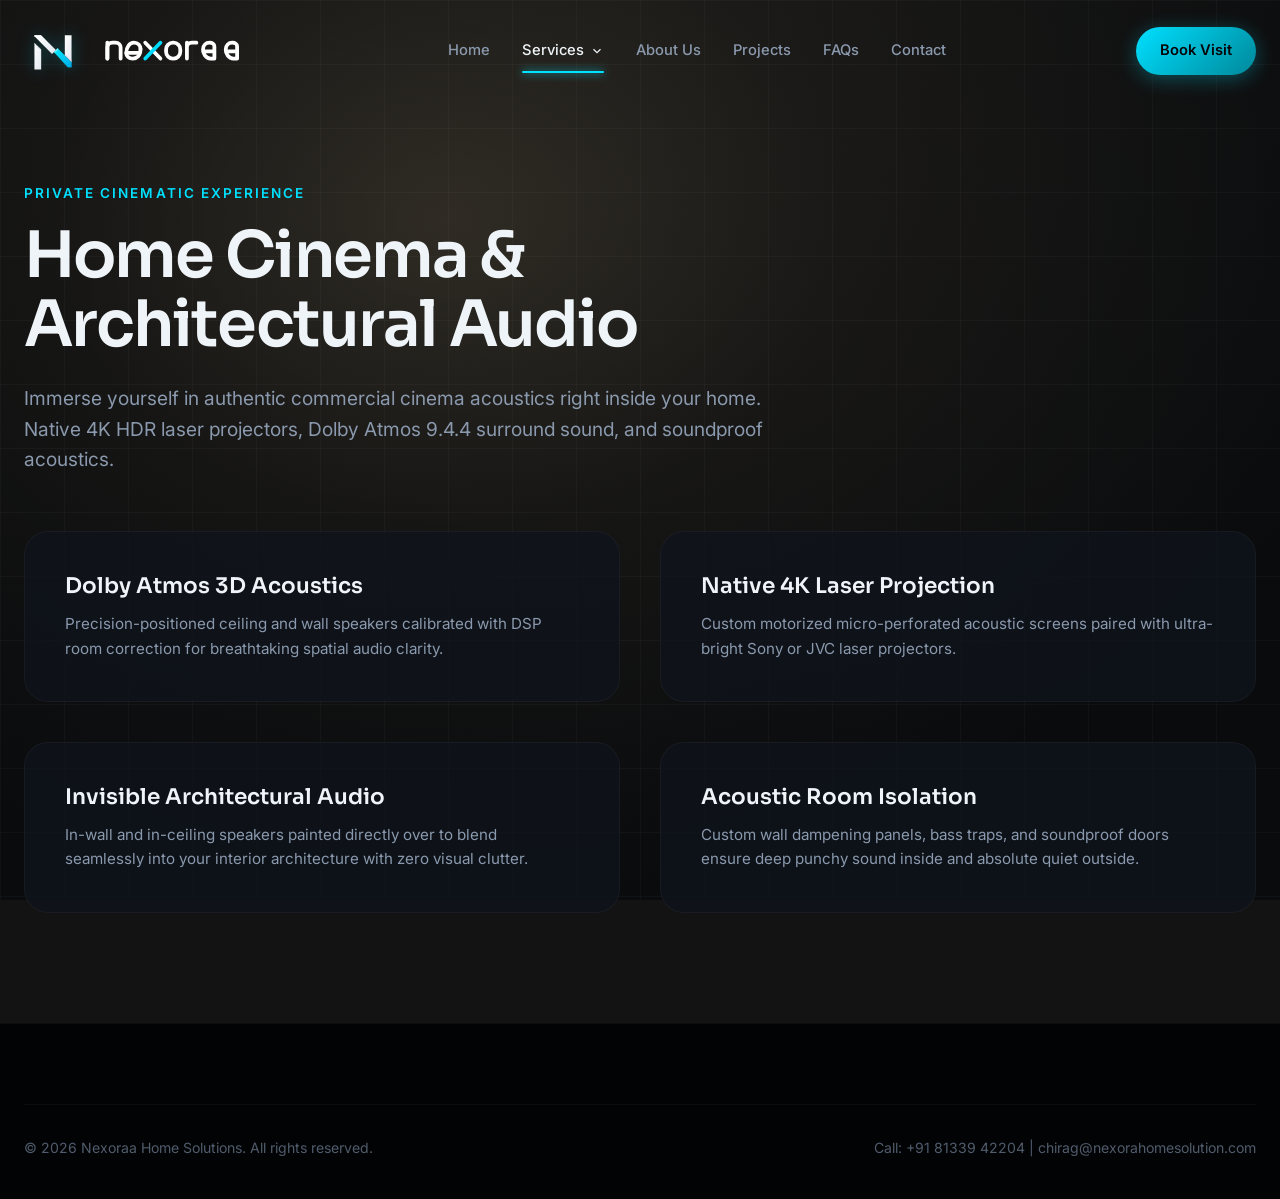
<file: home-cinema.html>
<!DOCTYPE html>
<html lang="en" data-theme="dark">
<head>
  <meta charset="UTF-8" />
  <meta name="viewport" content="width=device-width, initial-scale=1, viewport-fit=cover" />
  <title>Home Cinema &amp; High-End Audio — Nexoraa</title>
  <meta name="description" content="Custom private 4K Dolby Atmos home theater design, acoustic treatment, laser projection, and architectural audio installation in Guwahati by Nexoraa." />
  <link rel="icon" href="assets/logo-mark.svg" type="image/svg+xml" />
  <link href="https://fonts.googleapis.com/css2?family=Sora:wght@400;500;600;700&family=Inter:wght@400;500;600&display=swap" rel="stylesheet">
  <link rel="stylesheet" href="css/style.css" />
</head>
<body>

<div class="site-background"><canvas id="ambient-canvas"></canvas></div>

<header id="hdr">
  <div class="wrap nav">
    <a href="index.html" class="logo">
      <img src="assets/logo-mark.svg" alt="Nexoraa Icon" class="logo-img" />
      <img src="assets/logo-wordmark.svg" alt="Nexoraa Logo" class="logo-wordmark" />
    </a>
    <ul class="nav-links" id="nav-links">
      <li><a href="index.html" class="nav-link">Home</a></li>
      <li class="nav-item">
        <a href="smart-home-automation.html" class="nav-link active">Services <svg viewBox="0 0 24 24" width="14" height="14" fill="none" stroke="currentColor" stroke-width="2"><path d="M6 9l6 6 6-6"/></svg></a>
        <div class="dropdown">
          <a href="smart-home-automation.html" class="dropdown-item">Whole-Home Automation</a>
          <a href="home-cinema.html" class="dropdown-item">Home Cinema &amp; Audio</a>
          <a href="security-surveillance.html" class="dropdown-item">Security &amp; Surveillance</a>
          <a href="networking-wifi.html" class="dropdown-item">Enterprise Wi-Fi &amp; Mesh</a>
          <a href="lighting-automation.html" class="dropdown-item">Lighting Automation</a>
          <a href="access-control.html" class="dropdown-item">Access Control &amp; Gates</a>
        </div>
      </li>
      <li><a href="about.html" class="nav-link">About Us</a></li>
      <li><a href="projects.html" class="nav-link">Projects</a></li>
      <li><a href="faq.html" class="nav-link">FAQs</a></li>
      <li><a href="contact.html" class="nav-link">Contact</a></li>
    </ul>
    <div class="nav-right">
      <a href="contact.html" class="btn btn-p">Book Visit</a>
      <button class="mobile-toggle" id="mobile-toggle" aria-label="Toggle mobile navigation"><svg width="24" height="24" viewBox="0 0 24 24" fill="none" stroke="currentColor" stroke-width="2"><path d="M4 6h16M4 12h16M4 18h16"/></svg></button>
    </div>
  </div>
</header>

<section class="sec" style="padding-top:180px;">
  <div class="wrap">
    <div class="sec-head reveal-up">
      <span class="eyebrow">Private Cinematic Experience</span>
      <h1>Home Cinema &amp; Architectural Audio</h1>
      <p class="lead">Immerse yourself in authentic commercial cinema acoustics right inside your home. Native 4K HDR laser projectors, Dolby Atmos 9.4.4 surround sound, and soundproof acoustics.</p>
    </div>

    <div class="grid-2" style="margin-top:40px;">
      <div class="card reveal-up">
        <h3>Dolby Atmos 3D Acoustics</h3>
        <p class="lead" style="font-size:0.95rem">Precision-positioned ceiling and wall speakers calibrated with DSP room correction for breathtaking spatial audio clarity.</p>
      </div>

      <div class="card reveal-up">
        <h3>Native 4K Laser Projection</h3>
        <p class="lead" style="font-size:0.95rem">Custom motorized micro-perforated acoustic screens paired with ultra-bright Sony or JVC laser projectors.</p>
      </div>

      <div class="card reveal-up">
        <h3>Invisible Architectural Audio</h3>
        <p class="lead" style="font-size:0.95rem">In-wall and in-ceiling speakers painted directly over to blend seamlessly into your interior architecture with zero visual clutter.</p>
      </div>

      <div class="card reveal-up">
        <h3>Acoustic Room Isolation</h3>
        <p class="lead" style="font-size:0.95rem">Custom wall dampening panels, bass traps, and soundproof doors ensure deep punchy sound inside and absolute quiet outside.</p>
      </div>
    </div>
  </div>
</section>

<footer>
  <div class="wrap">
    <div class="footer-bottom">
      <span>© 2026 Nexoraa Home Solutions. All rights reserved.</span>
      <span>Call: +91 81339 42204 | chirag@nexorahomesolution.com</span>
    </div>
  </div>
</footer>

<script src="js/main.js"></script>
</body>
</html>
</file>
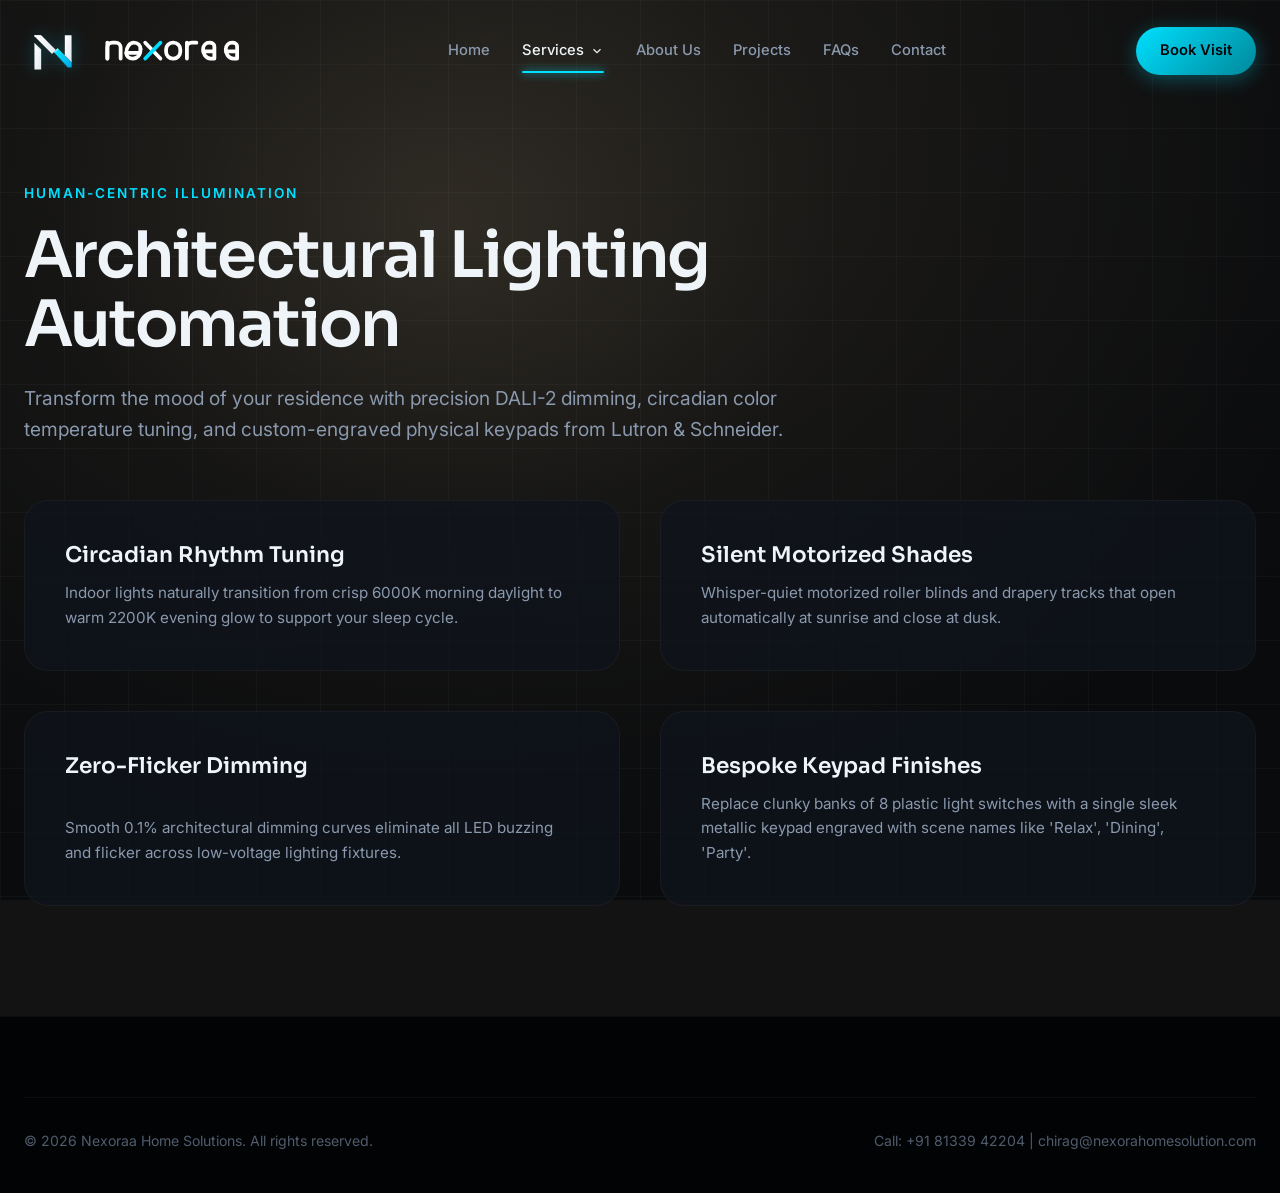
<file: lighting-automation.html>
<!DOCTYPE html>
<html lang="en" data-theme="dark">
<head>
  <meta charset="UTF-8" />
  <meta name="viewport" content="width=device-width, initial-scale=1, viewport-fit=cover" />
  <title>Architectural Lighting Automation — Nexoraa</title>
  <meta name="description" content="Lutron circadian tunable lighting, DALI dimming, motorized shades, and custom keypads designed by Nexoraa in Guwahati." />
  <link rel="icon" href="assets/logo-mark.svg" type="image/svg+xml" />
  <link href="https://fonts.googleapis.com/css2?family=Sora:wght@400;500;600;700&family=Inter:wght@400;500;600&display=swap" rel="stylesheet">
  <link rel="stylesheet" href="css/style.css" />
</head>
<body>

<div class="site-background"><canvas id="ambient-canvas"></canvas></div>

<header id="hdr">
  <div class="wrap nav">
    <a href="index.html" class="logo">
      <img src="assets/logo-mark.svg" alt="Nexoraa Icon" class="logo-img" />
      <img src="assets/logo-wordmark.svg" alt="Nexoraa Logo" class="logo-wordmark" />
    </a>
    <ul class="nav-links" id="nav-links">
      <li><a href="index.html" class="nav-link">Home</a></li>
      <li class="nav-item">
        <a href="smart-home-automation.html" class="nav-link active">Services <svg viewBox="0 0 24 24" width="14" height="14" fill="none" stroke="currentColor" stroke-width="2"><path d="M6 9l6 6 6-6"/></svg></a>
        <div class="dropdown">
          <a href="smart-home-automation.html" class="dropdown-item">Whole-Home Automation</a>
          <a href="home-cinema.html" class="dropdown-item">Home Cinema &amp; Audio</a>
          <a href="security-surveillance.html" class="dropdown-item">Security &amp; Surveillance</a>
          <a href="networking-wifi.html" class="dropdown-item">Enterprise Wi-Fi &amp; Mesh</a>
          <a href="lighting-automation.html" class="dropdown-item">Lighting Automation</a>
          <a href="access-control.html" class="dropdown-item">Access Control &amp; Gates</a>
        </div>
      </li>
      <li><a href="about.html" class="nav-link">About Us</a></li>
      <li><a href="projects.html" class="nav-link">Projects</a></li>
      <li><a href="faq.html" class="nav-link">FAQs</a></li>
      <li><a href="contact.html" class="nav-link">Contact</a></li>
    </ul>
    <div class="nav-right">
      <a href="contact.html" class="btn btn-p">Book Visit</a>
      <button class="mobile-toggle" id="mobile-toggle" aria-label="Toggle mobile navigation"><svg width="24" height="24" viewBox="0 0 24 24" fill="none" stroke="currentColor" stroke-width="2"><path d="M4 6h16M4 12h16M4 18h16"/></svg></button>
    </div>
  </div>
</header>

<section class="sec" style="padding-top:180px;">
  <div class="wrap">
    <div class="sec-head reveal-up">
      <span class="eyebrow">Human-Centric Illumination</span>
      <h1>Architectural Lighting Automation</h1>
      <p class="lead">Transform the mood of your residence with precision DALI-2 dimming, circadian color temperature tuning, and custom-engraved physical keypads from Lutron &amp; Schneider.</p>
    </div>

    <div class="grid-2" style="margin-top:40px;">
      <div class="card reveal-up">
        <h3>Circadian Rhythm Tuning</h3>
        <p class="lead" style="font-size:0.95rem">Indoor lights naturally transition from crisp 6000K morning daylight to warm 2200K evening glow to support your sleep cycle.</p>
      </div>

      <div class="card reveal-up">
        <h3>Silent Motorized Shades</h3>
        <p class="lead" style="font-size:0.95rem">Whisper-quiet motorized roller blinds and drapery tracks that open automatically at sunrise and close at dusk.</p>
      </div>

      <div class="card reveal-up">
        <h3>Zero-Flicker Dimming</h3>
        <p class="lead" style="font-size:0.95rem">Smooth 0.1% architectural dimming curves eliminate all LED buzzing and flicker across low-voltage lighting fixtures.</p>
      </div>

      <div class="card reveal-up">
        <h3>Bespoke Keypad Finishes</h3>
        <p class="lead" style="font-size:0.95rem">Replace clunky banks of 8 plastic light switches with a single sleek metallic keypad engraved with scene names like 'Relax', 'Dining', 'Party'.</p>
      </div>
    </div>
  </div>
</section>

<footer>
  <div class="wrap">
    <div class="footer-bottom">
      <span>© 2026 Nexoraa Home Solutions. All rights reserved.</span>
      <span>Call: +91 81339 42204 | chirag@nexorahomesolution.com</span>
    </div>
  </div>
</footer>

<script src="js/main.js"></script>
</body>
</html>
</file>
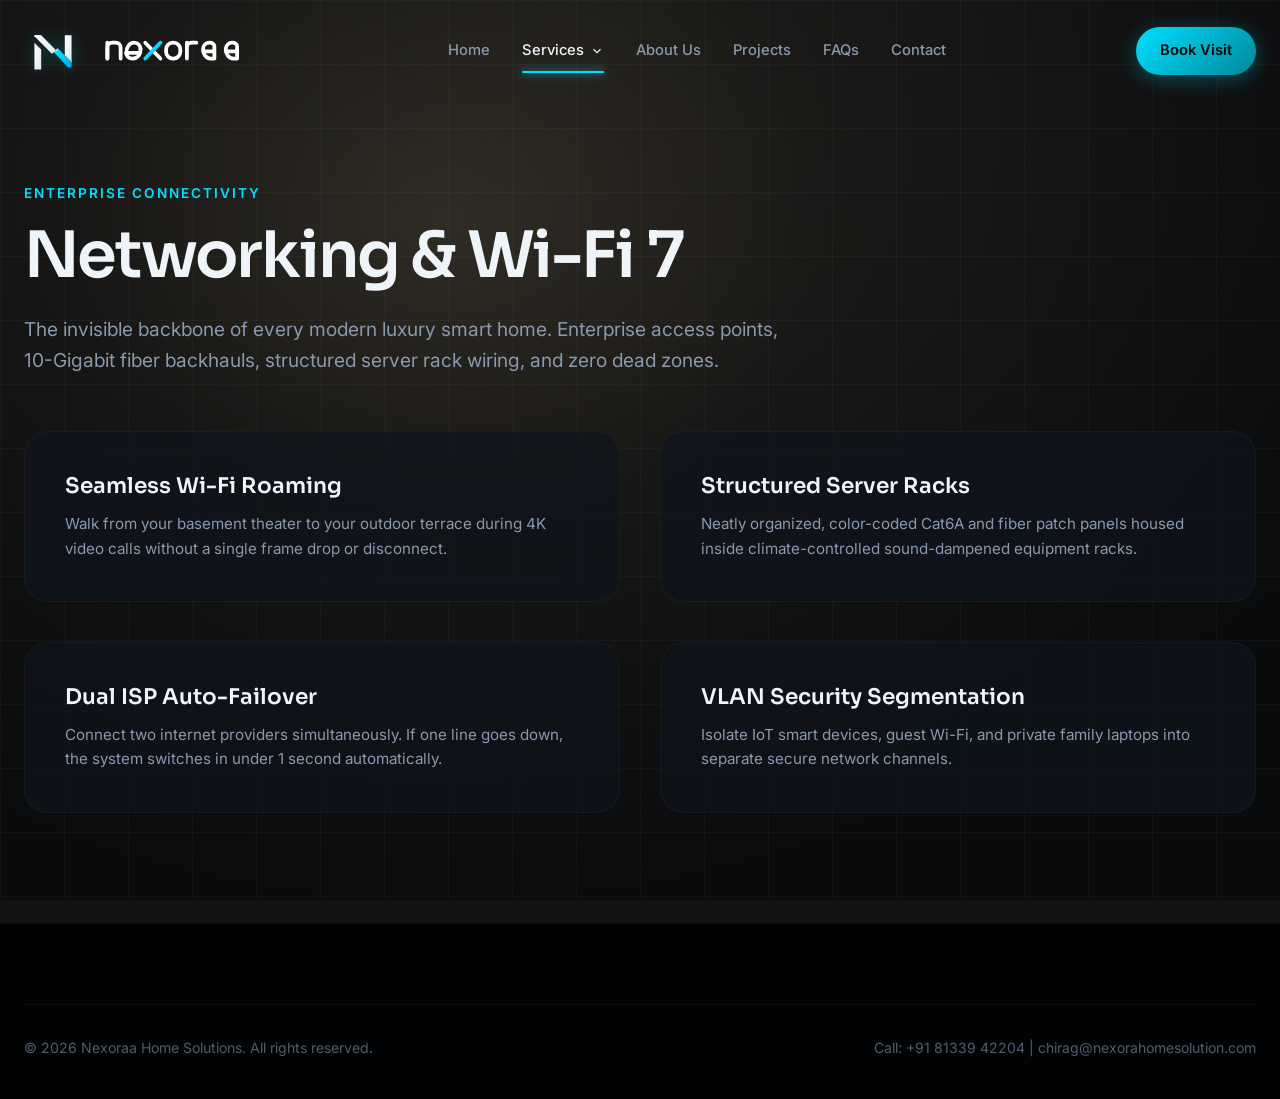
<file: networking-wifi.html>
<!DOCTYPE html>
<html lang="en" data-theme="dark">
<head>
  <meta charset="UTF-8" />
  <meta name="viewport" content="width=device-width, initial-scale=1, viewport-fit=cover" />
  <title>Enterprise Networking &amp; Wi-Fi 7 — Nexoraa</title>
  <meta name="description" content="Gigabit enterprise Wi-Fi 7 mesh infrastructure, network rack cabling, and cyber-security installation for luxury homes by Nexoraa Guwahati." />
  <link rel="icon" href="assets/logo-mark.svg" type="image/svg+xml" />
  <link href="https://fonts.googleapis.com/css2?family=Sora:wght@400;500;600;700&family=Inter:wght@400;500;600&display=swap" rel="stylesheet">
  <link rel="stylesheet" href="css/style.css" />
</head>
<body>

<div class="site-background"><canvas id="ambient-canvas"></canvas></div>

<header id="hdr">
  <div class="wrap nav">
    <a href="index.html" class="logo">
      <img src="assets/logo-mark.svg" alt="Nexoraa Icon" class="logo-img" />
      <img src="assets/logo-wordmark.svg" alt="Nexoraa Logo" class="logo-wordmark" />
    </a>
    <ul class="nav-links" id="nav-links">
      <li><a href="index.html" class="nav-link">Home</a></li>
      <li class="nav-item">
        <a href="smart-home-automation.html" class="nav-link active">Services <svg viewBox="0 0 24 24" width="14" height="14" fill="none" stroke="currentColor" stroke-width="2"><path d="M6 9l6 6 6-6"/></svg></a>
        <div class="dropdown">
          <a href="smart-home-automation.html" class="dropdown-item">Whole-Home Automation</a>
          <a href="home-cinema.html" class="dropdown-item">Home Cinema &amp; Audio</a>
          <a href="security-surveillance.html" class="dropdown-item">Security &amp; Surveillance</a>
          <a href="networking-wifi.html" class="dropdown-item">Enterprise Wi-Fi &amp; Mesh</a>
          <a href="lighting-automation.html" class="dropdown-item">Lighting Automation</a>
          <a href="access-control.html" class="dropdown-item">Access Control &amp; Gates</a>
        </div>
      </li>
      <li><a href="about.html" class="nav-link">About Us</a></li>
      <li><a href="projects.html" class="nav-link">Projects</a></li>
      <li><a href="faq.html" class="nav-link">FAQs</a></li>
      <li><a href="contact.html" class="nav-link">Contact</a></li>
    </ul>
    <div class="nav-right">
      <a href="contact.html" class="btn btn-p">Book Visit</a>
      <button class="mobile-toggle" id="mobile-toggle" aria-label="Toggle mobile navigation"><svg width="24" height="24" viewBox="0 0 24 24" fill="none" stroke="currentColor" stroke-width="2"><path d="M4 6h16M4 12h16M4 18h16"/></svg></button>
    </div>
  </div>
</header>

<section class="sec" style="padding-top:180px;">
  <div class="wrap">
    <div class="sec-head reveal-up">
      <span class="eyebrow">Enterprise Connectivity</span>
      <h1>Networking &amp; Wi-Fi 7</h1>
      <p class="lead">The invisible backbone of every modern luxury smart home. Enterprise access points, 10-Gigabit fiber backhauls, structured server rack wiring, and zero dead zones.</p>
    </div>

    <div class="grid-2" style="margin-top:40px;">
      <div class="card reveal-up">
        <h3>Seamless Wi-Fi Roaming</h3>
        <p class="lead" style="font-size:0.95rem">Walk from your basement theater to your outdoor terrace during 4K video calls without a single frame drop or disconnect.</p>
      </div>

      <div class="card reveal-up">
        <h3>Structured Server Racks</h3>
        <p class="lead" style="font-size:0.95rem">Neatly organized, color-coded Cat6A and fiber patch panels housed inside climate-controlled sound-dampened equipment racks.</p>
      </div>

      <div class="card reveal-up">
        <h3>Dual ISP Auto-Failover</h3>
        <p class="lead" style="font-size:0.95rem">Connect two internet providers simultaneously. If one line goes down, the system switches in under 1 second automatically.</p>
      </div>

      <div class="card reveal-up">
        <h3>VLAN Security Segmentation</h3>
        <p class="lead" style="font-size:0.95rem">Isolate IoT smart devices, guest Wi-Fi, and private family laptops into separate secure network channels.</p>
      </div>
    </div>
  </div>
</section>

<footer>
  <div class="wrap">
    <div class="footer-bottom">
      <span>© 2026 Nexoraa Home Solutions. All rights reserved.</span>
      <span>Call: +91 81339 42204 | chirag@nexorahomesolution.com</span>
    </div>
  </div>
</footer>

<script src="js/main.js"></script>
</body>
</html>
</file>
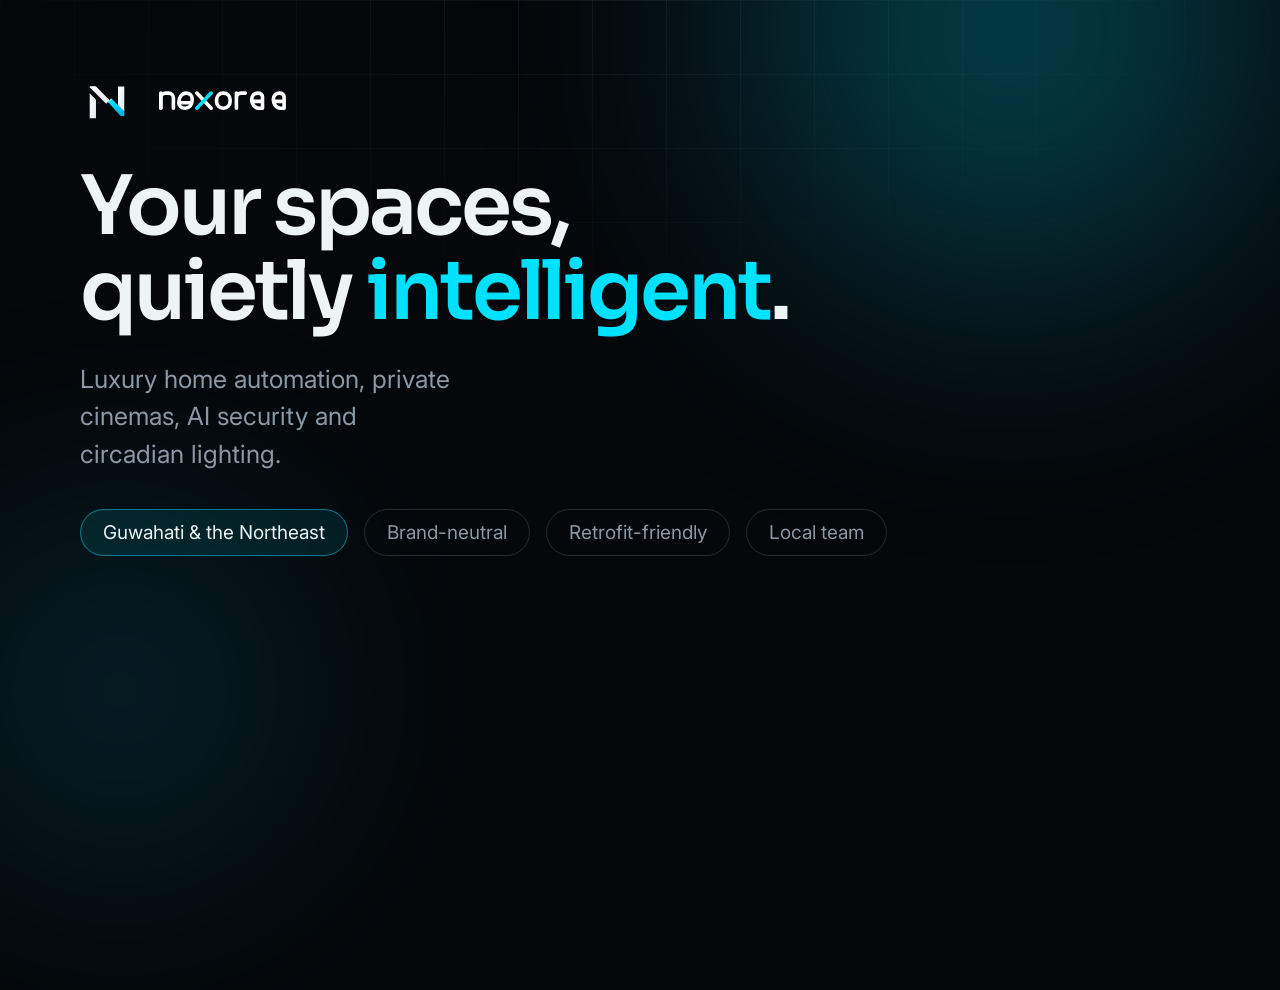
<file: og.html>
<!DOCTYPE html>
<html><head><meta charset="utf-8">
<link href="https://fonts.googleapis.com/css2?family=Sora:wght@400;500;600&family=Inter:wght@400;500&display=swap" rel="stylesheet">
<style>
*{margin:0;padding:0;box-sizing:border-box}
body{width:1200px;height:630px;background:#05070A;color:#EEF3F6;font-family:'Inter',sans-serif;overflow:hidden;position:relative}
.grid{position:absolute;inset:0;
  background-image:linear-gradient(rgba(255,255,255,.055) 1px,transparent 1px),linear-gradient(90deg,rgba(255,255,255,.055) 1px,transparent 1px);
  background-size:74px 74px;
  -webkit-mask-image:radial-gradient(ellipse 80% 70% at 50% 0%,#000 5%,transparent 75%)}
.orb{position:absolute;width:820px;height:820px;border-radius:50%;top:-380px;right:-220px;filter:blur(110px);
  background:radial-gradient(circle,rgba(0,224,255,.34),transparent 66%)}
.orb2{position:absolute;width:600px;height:600px;border-radius:50%;bottom:-360px;left:-180px;filter:blur(100px);
  background:radial-gradient(circle,rgba(0,224,255,.16),transparent 66%)}
.in{position:relative;padding:74px 80px;height:100%;display:flex;flex-direction:column;justify-content:space-between}
.logo{display:flex;align-items:center;gap:16px}
.logo-img{height:54px;}
.logo-wm{height:36px;}
h1{font-family:'Sora',sans-serif;font-weight:600;font-size:82px;line-height:1.04;letter-spacing:-.038em}
h1 em{font-style:normal;color:#00E0FF}
p{font-size:25px;color:#8B98A5;margin-top:26px;max-width:24ch;line-height:1.5}
.foot{display:flex;align-items:center;gap:16px;flex-wrap:wrap}
.chip{font-size:19px;padding:11px 22px;border-radius:99px;border:1px solid rgba(255,255,255,.14);color:#8B98A5}
.chip.hi{border-color:rgba(0,224,255,.45);color:#EEF3F6;background:rgba(0,224,255,.09)}
</style></head>
<body>
<div class="grid"></div><div class="orb"></div><div class="orb2"></div>
<div class="in">
  <div class="logo">
    <img src="assets/logo-mark.svg" class="logo-img" alt="Nexoraa Icon" />
    <img src="assets/logo-wordmark.svg" class="logo-wm" alt="Nexoraa Wordmark" />
  </div>
  <div>
    <h1>Your spaces,<br>quietly <em>intelligent</em>.</h1>
    <p>Luxury home automation, private cinemas, AI security and circadian lighting.</p>
  </div>
  <div class="foot">
    <span class="chip hi">Guwahati &amp; the Northeast</span>
    <span class="chip">Brand-neutral</span>
    <span class="chip">Retrofit-friendly</span>
    <span class="chip">Local team</span>
  </div>
</div>
</body></html>
</file>
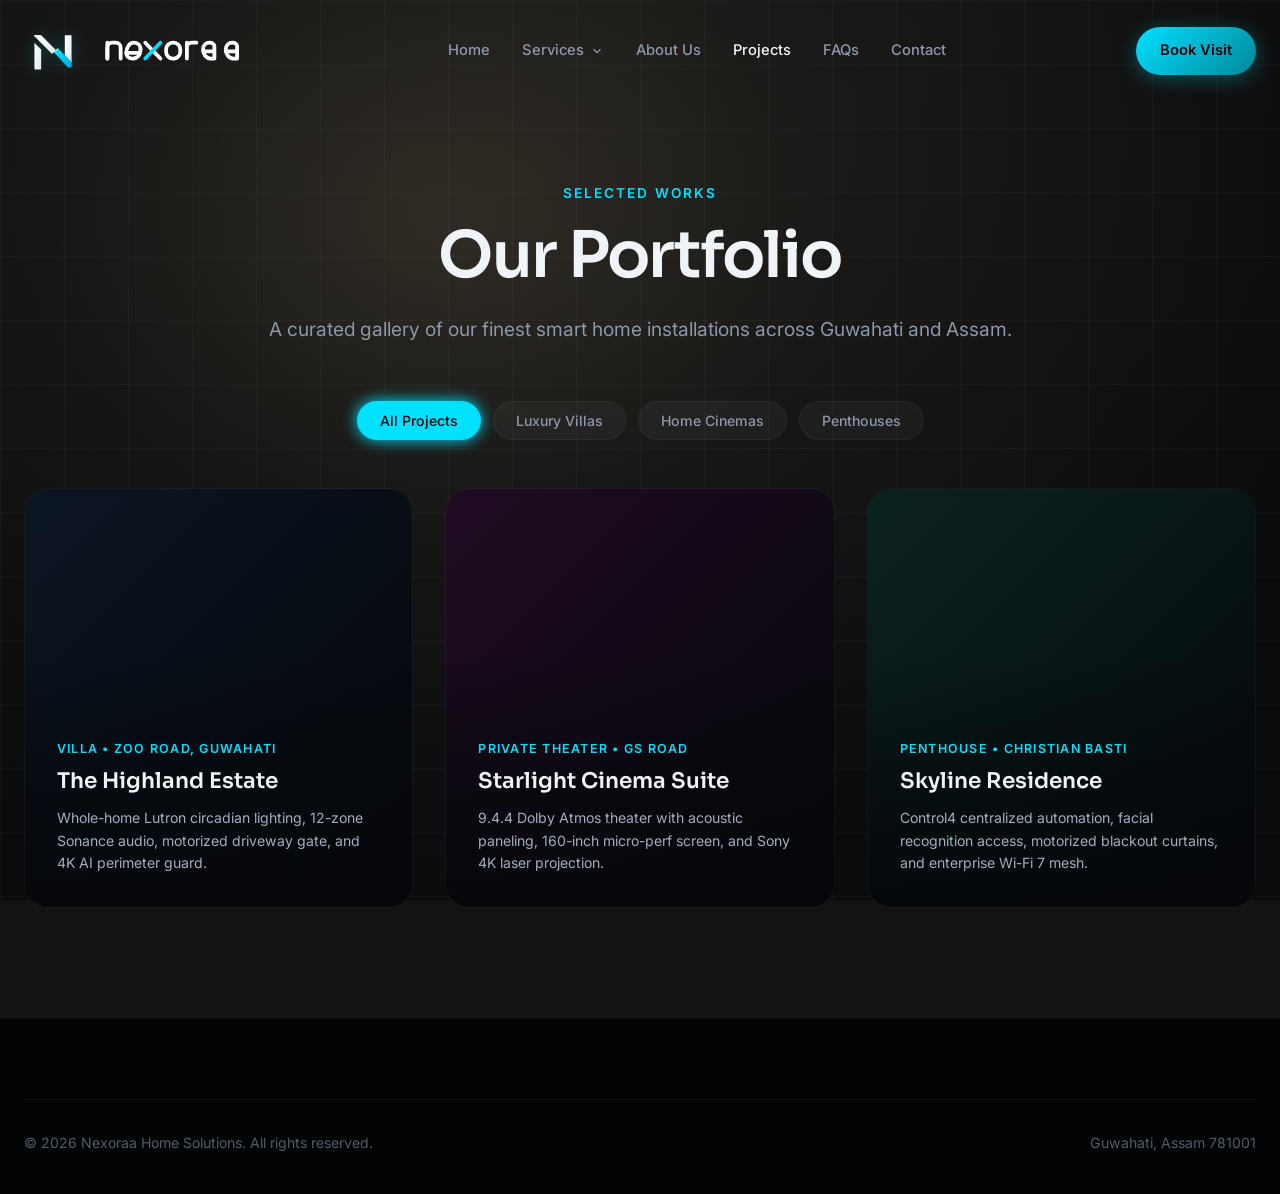
<file: projects.html>
<!DOCTYPE html>
<html lang="en" data-theme="dark">
<head>
  <meta charset="UTF-8" />
  <meta name="viewport" content="width=device-width, initial-scale=1, viewport-fit=cover" />
  <title>Projects &amp; Gallery — Nexoraa Portfolio</title>
  <meta name="description" content="Explore luxury residential villas, home cinemas, and commercial automation projects engineered by Nexoraa across Guwahati & Northeast India." />
  <link rel="icon" href="assets/logo-mark.svg" type="image/svg+xml" />
  <link href="https://fonts.googleapis.com/css2?family=Sora:wght@400;500;600;700&family=Inter:wght@400;500;600&display=swap" rel="stylesheet">
  <link rel="stylesheet" href="css/style.css" />
</head>
<body>

<div class="site-background"><canvas id="ambient-canvas"></canvas></div>

<header id="hdr">
  <div class="wrap nav">
    <a href="index.html" class="logo">
      <img src="assets/logo-mark.svg" alt="Nexoraa Icon" class="logo-img" />
      <img src="assets/logo-wordmark.svg" alt="Nexoraa Logo" class="logo-wordmark" />
    </a>
    <ul class="nav-links" id="nav-links">
      <li><a href="index.html" class="nav-link">Home</a></li>
      <li class="nav-item">
        <a href="smart-home-automation.html" class="nav-link">Services <svg viewBox="0 0 24 24" width="14" height="14" fill="none" stroke="currentColor" stroke-width="2"><path d="M6 9l6 6 6-6"/></svg></a>
        <div class="dropdown">
          <a href="smart-home-automation.html" class="dropdown-item">Whole-Home Automation</a>
          <a href="home-cinema.html" class="dropdown-item">Home Cinema &amp; Audio</a>
          <a href="security-surveillance.html" class="dropdown-item">Security &amp; Surveillance</a>
          <a href="networking-wifi.html" class="dropdown-item">Enterprise Wi-Fi &amp; Mesh</a>
          <a href="lighting-automation.html" class="dropdown-item">Lighting Automation</a>
          <a href="access-control.html" class="dropdown-item">Access Control &amp; Gates</a>
        </div>
      </li>
      <li><a href="about.html" class="nav-link">About Us</a></li>
      <li><a href="projects.html" class="nav-link active">Projects</a></li>
      <li><a href="faq.html" class="nav-link">FAQs</a></li>
      <li><a href="contact.html" class="nav-link">Contact</a></li>
    </ul>
    <div class="nav-right">
      <a href="contact.html" class="btn btn-p">Book Visit</a>
      <button class="mobile-toggle" id="mobile-toggle" aria-label="Toggle mobile navigation"><svg width="24" height="24" viewBox="0 0 24 24" fill="none" stroke="currentColor" stroke-width="2"><path d="M4 6h16M4 12h16M4 18h16"/></svg></button>
    </div>
  </div>
</header>

<section class="sec" style="padding-top:180px;">
  <div class="wrap">
    <div class="sec-head center reveal-up">
      <span class="eyebrow">Selected Works</span>
      <h1>Our Portfolio</h1>
      <p class="lead">A curated gallery of our finest smart home installations across Guwahati and Assam.</p>
    </div>

    <!-- Category Filters -->
    <div class="filters reveal-up">
      <button class="filter-btn active" data-filter="all">All Projects</button>
      <button class="filter-btn" data-filter="villa">Luxury Villas</button>
      <button class="filter-btn" data-filter="cinema">Home Cinemas</button>
      <button class="filter-btn" data-filter="penthouse">Penthouses</button>
    </div>

    <!-- Projects Grid -->
    <div class="grid-3" id="projects-grid">
      <div class="project-card project-card-item reveal-up" data-category="villa">
        <div style="width:100%; height:100%; background: linear-gradient(135deg, #0b1522 0%, #05070a 100%); position:relative;">
          <div class="project-overlay">
            <span class="project-tag">Villa • Zoo Road, Guwahati</span>
            <h3>The Highland Estate</h3>
            <p class="lead" style="font-size:0.88rem; color:#A0AEC0;">Whole-home Lutron circadian lighting, 12-zone Sonance audio, motorized driveway gate, and 4K AI perimeter guard.</p>
          </div>
        </div>
      </div>

      <div class="project-card project-card-item reveal-up" data-category="cinema">
        <div style="width:100%; height:100%; background: linear-gradient(135deg, #1f0b22 0%, #05070a 100%); position:relative;">
          <div class="project-overlay">
            <span class="project-tag">Private Theater • GS Road</span>
            <h3>Starlight Cinema Suite</h3>
            <p class="lead" style="font-size:0.88rem; color:#A0AEC0;">9.4.4 Dolby Atmos theater with acoustic paneling, 160-inch micro-perf screen, and Sony 4K laser projection.</p>
          </div>
        </div>
      </div>

      <div class="project-card project-card-item reveal-up" data-category="penthouse">
        <div style="width:100%; height:100%; background: linear-gradient(135deg, #0b2220 0%, #05070a 100%); position:relative;">
          <div class="project-overlay">
            <span class="project-tag">Penthouse • Christian Basti</span>
            <h3>Skyline Residence</h3>
            <p class="lead" style="font-size:0.88rem; color:#A0AEC0;">Control4 centralized automation, facial recognition access, motorized blackout curtains, and enterprise Wi-Fi 7 mesh.</p>
          </div>
        </div>
      </div>
    </div>
  </div>
</section>

<footer>
  <div class="wrap">
    <div class="footer-bottom">
      <span>© 2026 Nexoraa Home Solutions. All rights reserved.</span>
      <span>Guwahati, Assam 781001</span>
    </div>
  </div>
</footer>

<script src="js/main.js"></script>
</body>
</html>
</file>
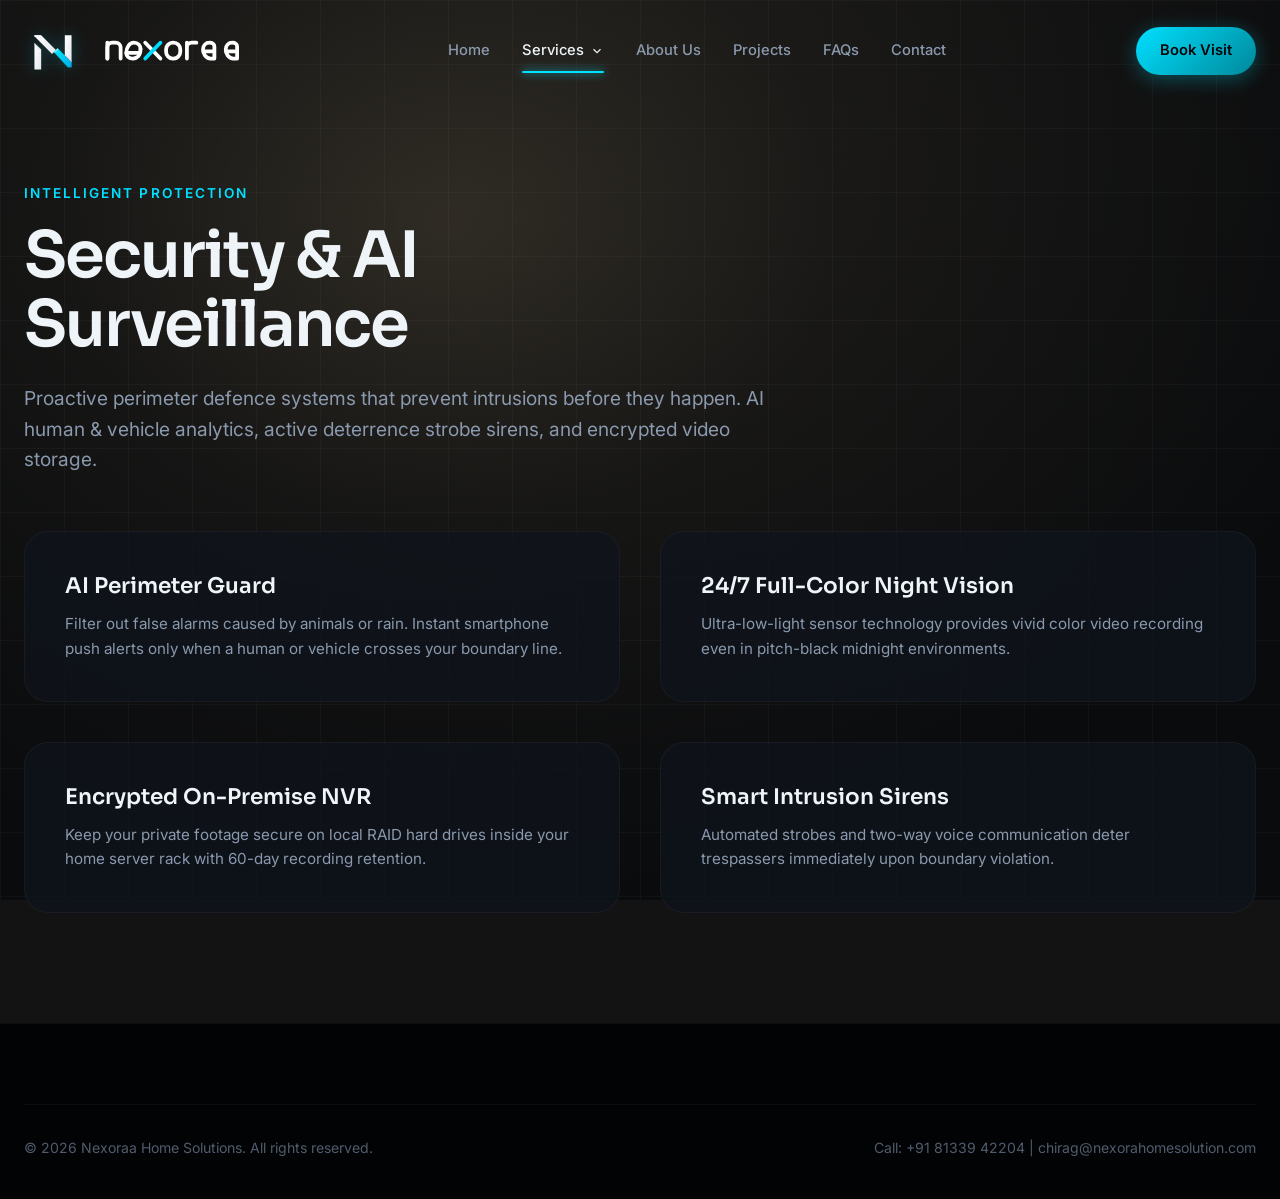
<file: security-surveillance.html>
<!DOCTYPE html>
<html lang="en" data-theme="dark">
<head>
  <meta charset="UTF-8" />
  <meta name="viewport" content="width=device-width, initial-scale=1, viewport-fit=cover" />
  <title>Security &amp; AI Surveillance — Nexoraa</title>
  <meta name="description" content="AI perimeter protection, thermal CCTV cameras, biometric entry, and smart alarm monitoring systems installed in Guwahati by Nexoraa." />
  <link rel="icon" href="assets/logo-mark.svg" type="image/svg+xml" />
  <link href="https://fonts.googleapis.com/css2?family=Sora:wght@400;500;600;700&family=Inter:wght@400;500;600&display=swap" rel="stylesheet">
  <link rel="stylesheet" href="css/style.css" />
</head>
<body>

<div class="site-background"><canvas id="ambient-canvas"></canvas></div>

<header id="hdr">
  <div class="wrap nav">
    <a href="index.html" class="logo">
      <img src="assets/logo-mark.svg" alt="Nexoraa Icon" class="logo-img" />
      <img src="assets/logo-wordmark.svg" alt="Nexoraa Logo" class="logo-wordmark" />
    </a>
    <ul class="nav-links" id="nav-links">
      <li><a href="index.html" class="nav-link">Home</a></li>
      <li class="nav-item">
        <a href="smart-home-automation.html" class="nav-link active">Services <svg viewBox="0 0 24 24" width="14" height="14" fill="none" stroke="currentColor" stroke-width="2"><path d="M6 9l6 6 6-6"/></svg></a>
        <div class="dropdown">
          <a href="smart-home-automation.html" class="dropdown-item">Whole-Home Automation</a>
          <a href="home-cinema.html" class="dropdown-item">Home Cinema &amp; Audio</a>
          <a href="security-surveillance.html" class="dropdown-item">Security &amp; Surveillance</a>
          <a href="networking-wifi.html" class="dropdown-item">Enterprise Wi-Fi &amp; Mesh</a>
          <a href="lighting-automation.html" class="dropdown-item">Lighting Automation</a>
          <a href="access-control.html" class="dropdown-item">Access Control &amp; Gates</a>
        </div>
      </li>
      <li><a href="about.html" class="nav-link">About Us</a></li>
      <li><a href="projects.html" class="nav-link">Projects</a></li>
      <li><a href="faq.html" class="nav-link">FAQs</a></li>
      <li><a href="contact.html" class="nav-link">Contact</a></li>
    </ul>
    <div class="nav-right">
      <a href="contact.html" class="btn btn-p">Book Visit</a>
      <button class="mobile-toggle" id="mobile-toggle" aria-label="Toggle mobile navigation"><svg width="24" height="24" viewBox="0 0 24 24" fill="none" stroke="currentColor" stroke-width="2"><path d="M4 6h16M4 12h16M4 18h16"/></svg></button>
    </div>
  </div>
</header>

<section class="sec" style="padding-top:180px;">
  <div class="wrap">
    <div class="sec-head reveal-up">
      <span class="eyebrow">Intelligent Protection</span>
      <h1>Security &amp; AI Surveillance</h1>
      <p class="lead">Proactive perimeter defence systems that prevent intrusions before they happen. AI human &amp; vehicle analytics, active deterrence strobe sirens, and encrypted video storage.</p>
    </div>

    <div class="grid-2" style="margin-top:40px;">
      <div class="card reveal-up">
        <h3>AI Perimeter Guard</h3>
        <p class="lead" style="font-size:0.95rem">Filter out false alarms caused by animals or rain. Instant smartphone push alerts only when a human or vehicle crosses your boundary line.</p>
      </div>

      <div class="card reveal-up">
        <h3>24/7 Full-Color Night Vision</h3>
        <p class="lead" style="font-size:0.95rem">Ultra-low-light sensor technology provides vivid color video recording even in pitch-black midnight environments.</p>
      </div>

      <div class="card reveal-up">
        <h3>Encrypted On-Premise NVR</h3>
        <p class="lead" style="font-size:0.95rem">Keep your private footage secure on local RAID hard drives inside your home server rack with 60-day recording retention.</p>
      </div>

      <div class="card reveal-up">
        <h3>Smart Intrusion Sirens</h3>
        <p class="lead" style="font-size:0.95rem">Automated strobes and two-way voice communication deter trespassers immediately upon boundary violation.</p>
      </div>
    </div>
  </div>
</section>

<footer>
  <div class="wrap">
    <div class="footer-bottom">
      <span>© 2026 Nexoraa Home Solutions. All rights reserved.</span>
      <span>Call: +91 81339 42204 | chirag@nexorahomesolution.com</span>
    </div>
  </div>
</footer>

<script src="js/main.js"></script>
</body>
</html>
</file>
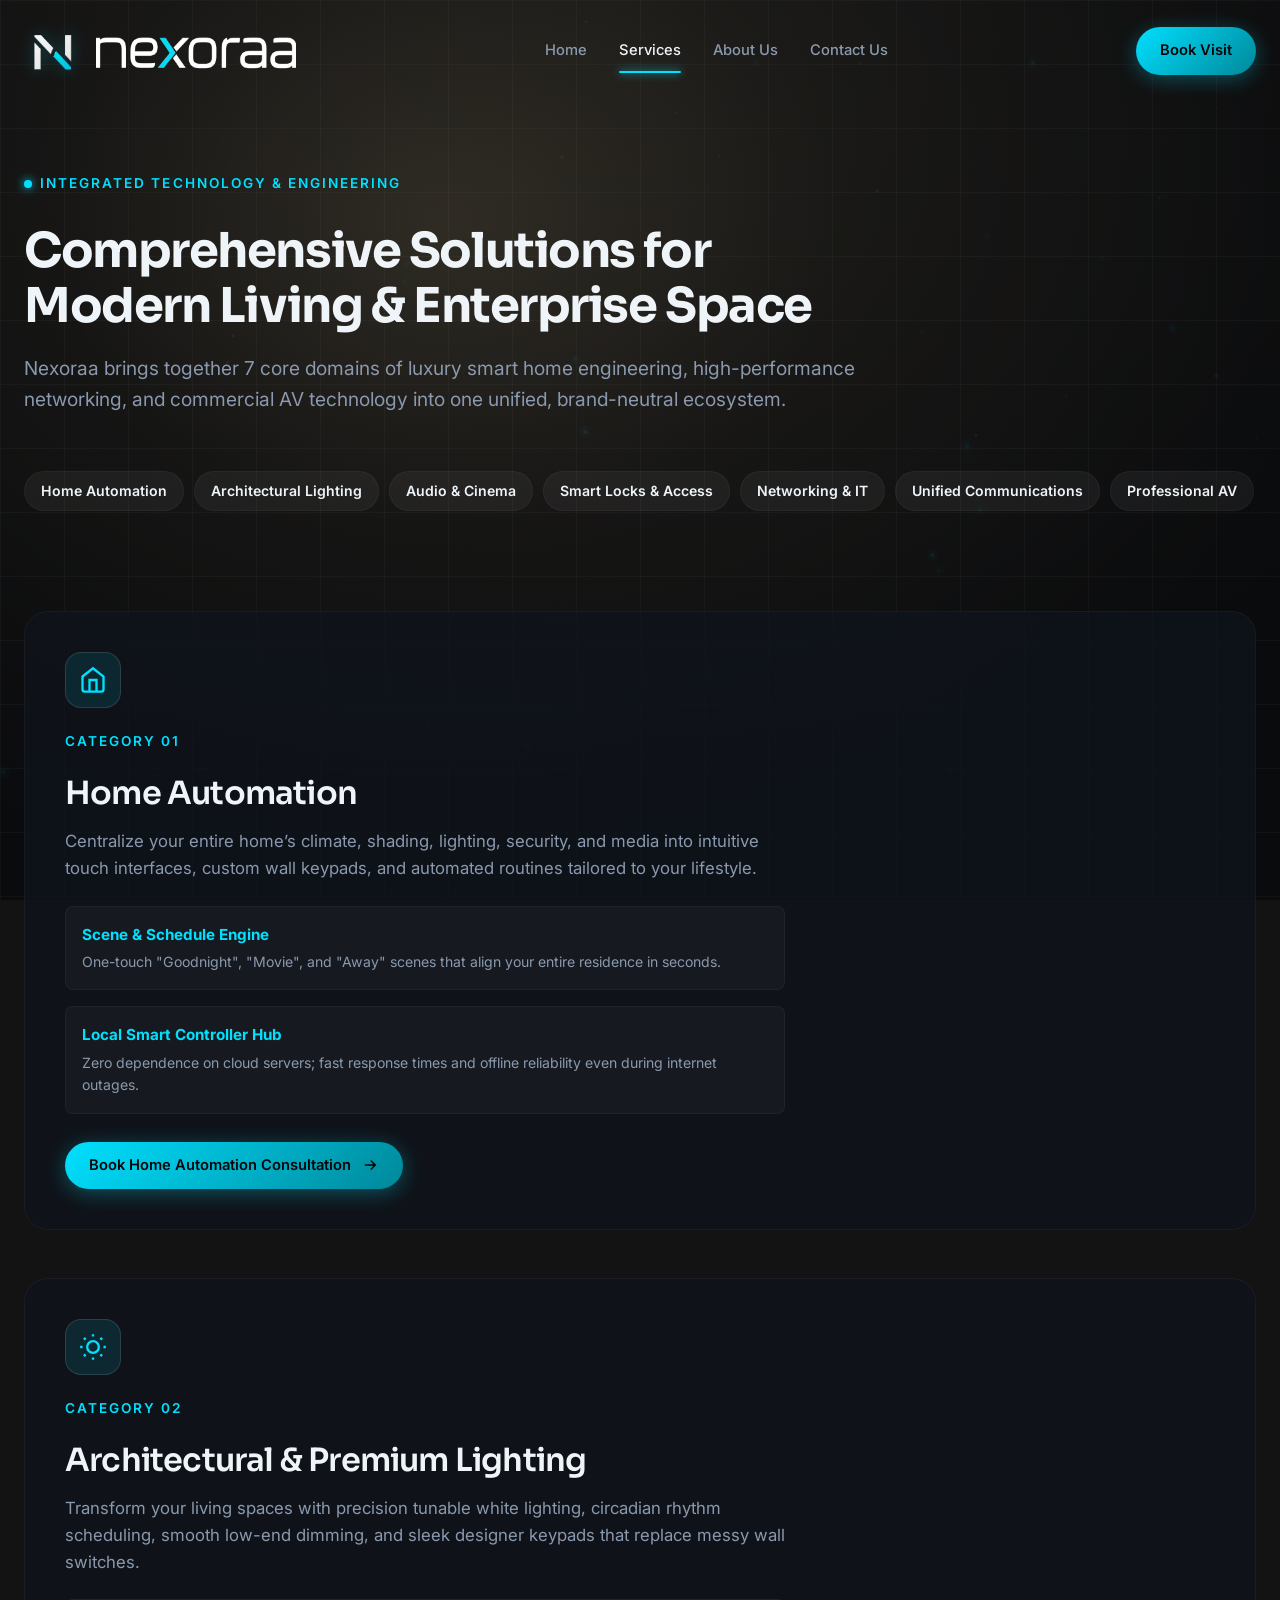
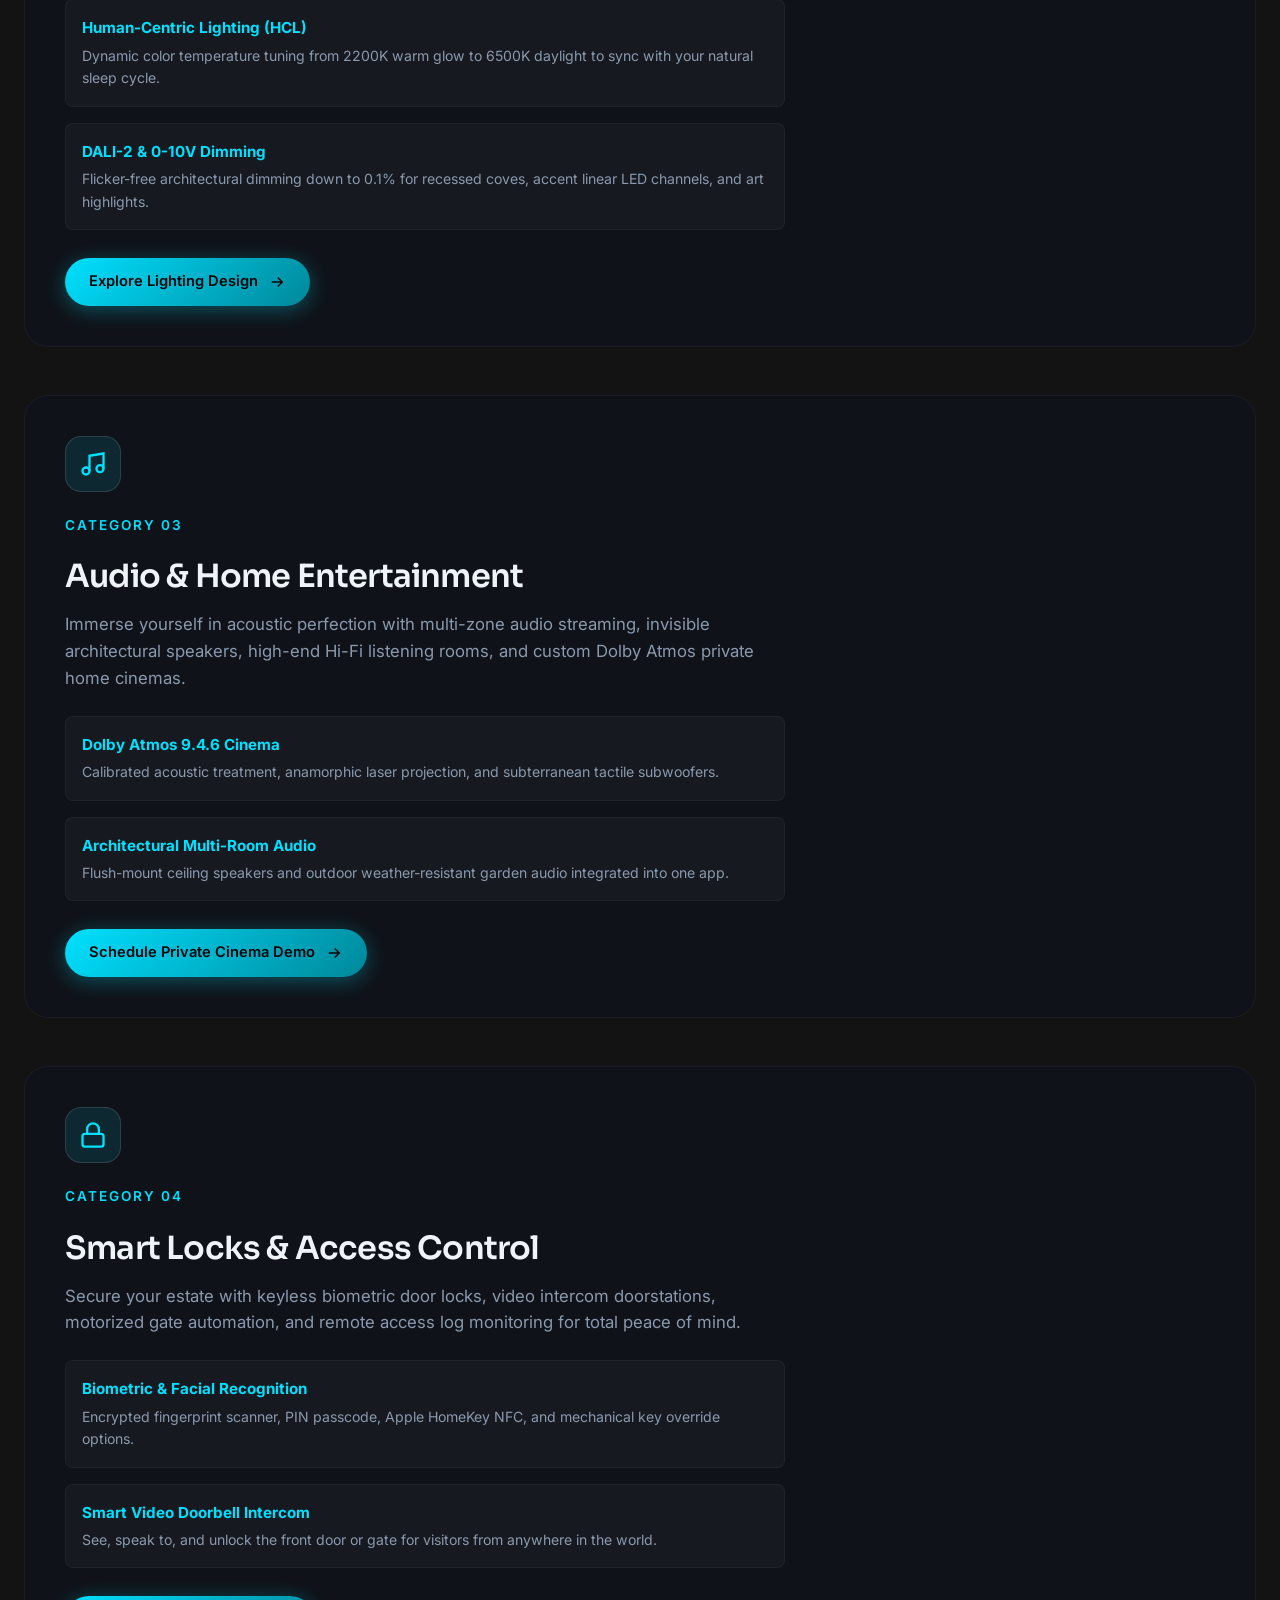
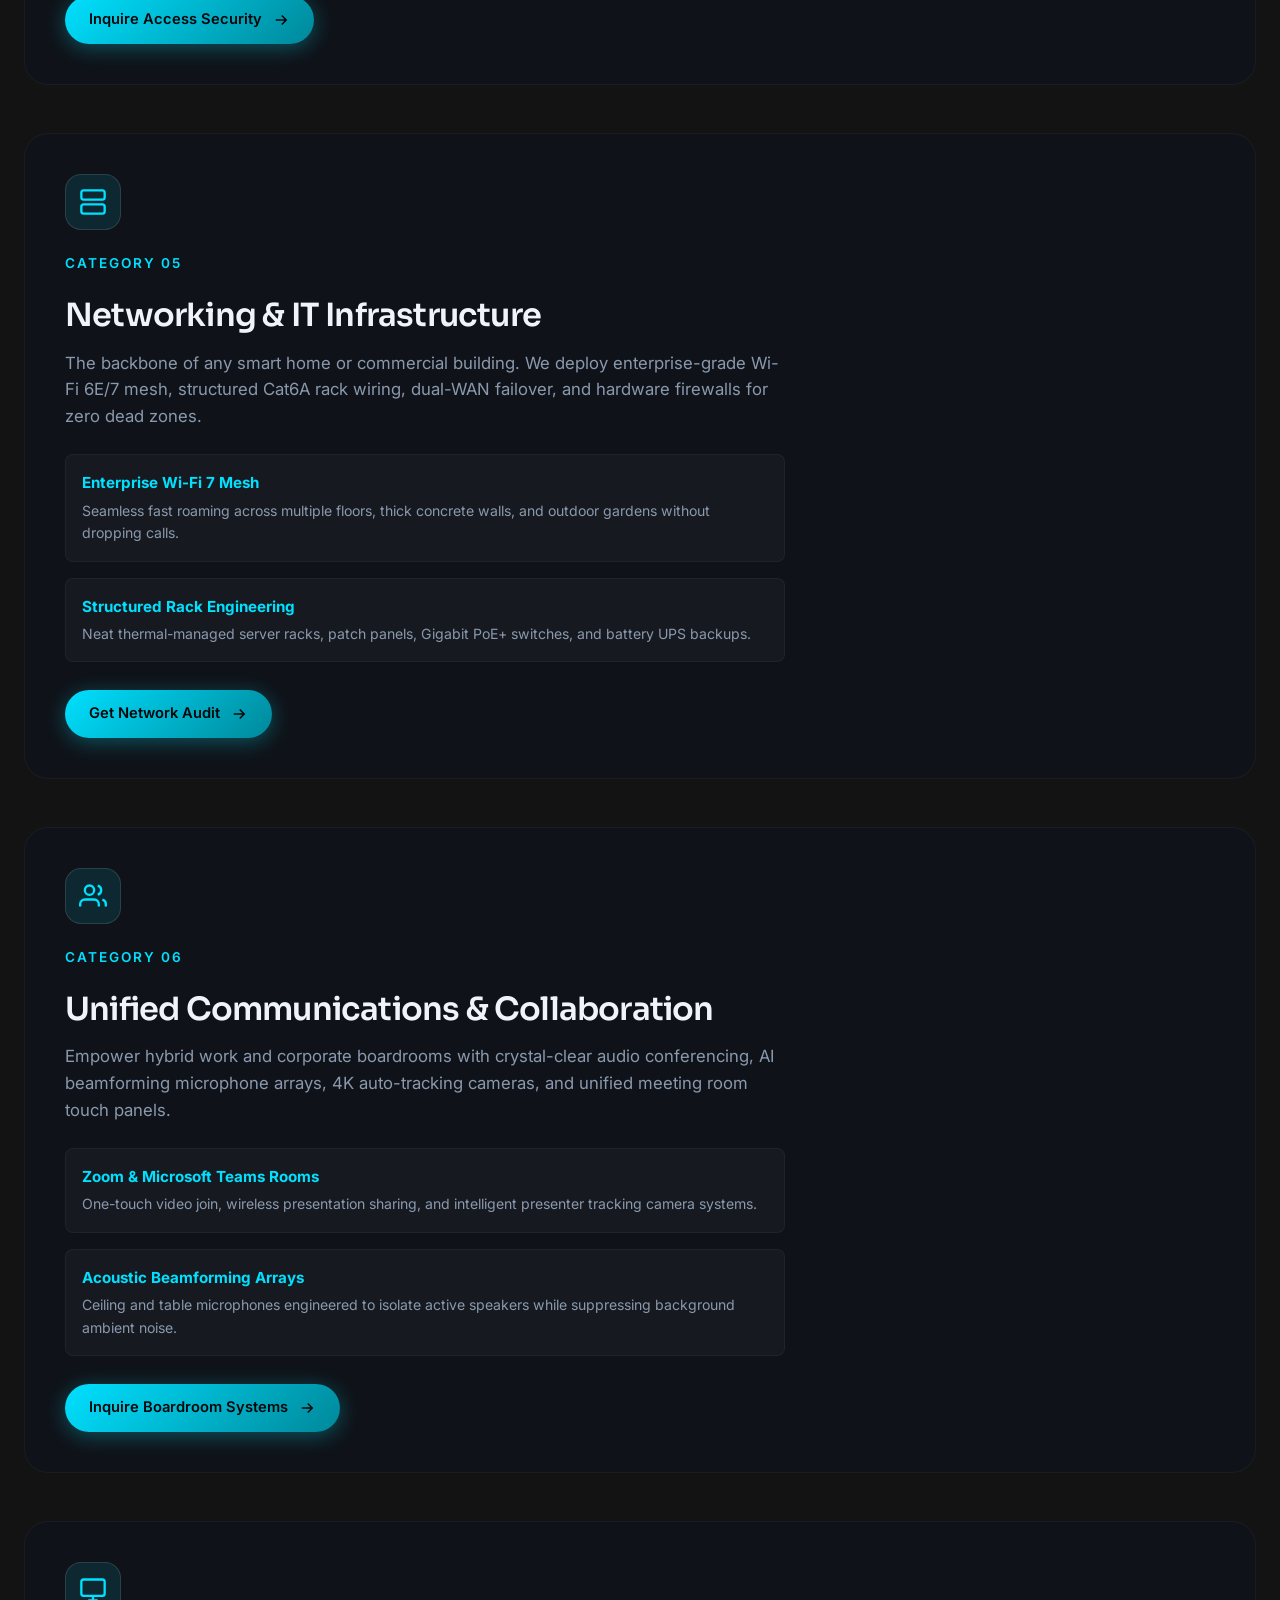
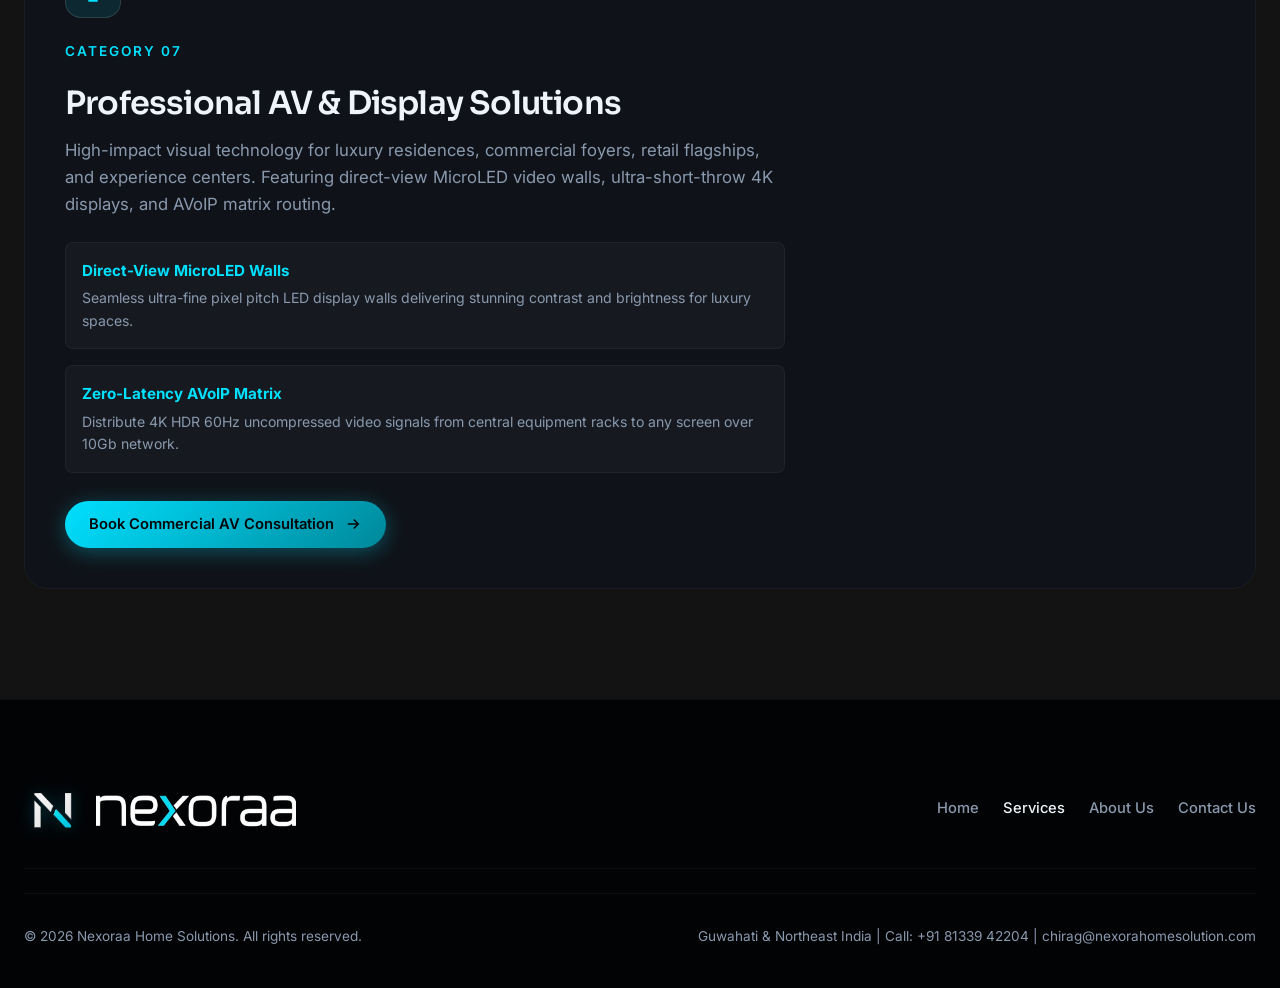
<file: services.html>
<!DOCTYPE html>
<html lang="en" data-theme="dark">
<head>
  <meta charset="UTF-8" />
  <meta name="viewport" content="width=device-width, initial-scale=1, viewport-fit=cover" />
  <title>Services — Nexoraa Luxury Smart Home &amp; Enterprise Solutions</title>
  <meta name="description" content="Explore Nexoraa's 7 core luxury automation & tech categories: Home Automation, Architectural Lighting, Audio & Cinema, Smart Locks, Networking, Unified Communications, and Professional AV." />
  <meta name="theme-color" content="#05070A" />

  <meta property="og:type" content="website" />
  <meta property="og:title" content="Nexoraa Services — Whole-Home Automation &amp; Technology" />
  <meta property="og:description" content="End-to-end luxury automation, architectural lighting, acoustics, security, networking, and commercial AV solutions in Guwahati &amp; Northeast India." />
  <meta property="og:url" content="https://nexoraa-smart.surge.sh/services.html" />
  <meta property="og:image" content="https://nexoraa-smart.surge.sh/og.png" />
  <link rel="canonical" href="https://nexoraa-smart.surge.sh/services.html" />
  <link rel="icon" href="assets/logo-mark.svg" type="image/svg+xml" />

  <link rel="preconnect" href="https://fonts.googleapis.com">
  <link rel="preconnect" href="https://fonts.gstatic.com" crossorigin>
  <link href="https://fonts.googleapis.com/css2?family=Sora:wght@400;500;600;700&family=Inter:wght@400;500;600&display=swap" rel="stylesheet">
  <link rel="stylesheet" href="css/style.css" />
</head>
<body>

<div class="site-background"><canvas id="ambient-canvas"></canvas></div>

<!-- ================= NAVIGATION ================= -->
<header id="hdr">
  <div class="wrap nav">
    <a href="index.html" class="logo" aria-label="Nexoraa Home">
      <img src="assets/logo-mark.png" alt="Nexoraa Icon" class="logo-img" />
      <img src="assets/logo-wordmark.png" alt="Nexoraa Logo" class="logo-wordmark" />
    </a>

    <ul class="nav-links" id="nav-links">
      <li class="nav-item"><a href="index.html" class="nav-link">Home</a></li>
      <li class="nav-item"><a href="services.html" class="nav-link active">Services</a></li>
      <li class="nav-item"><a href="about.html" class="nav-link">About Us</a></li>
      <li class="nav-item"><a href="contact.html" class="nav-link">Contact Us</a></li>
    </ul>

    <div class="nav-right">
      <a href="contact.html" class="btn btn-p">Book Visit</a>
      <button class="mobile-toggle" id="mobile-toggle" aria-label="Toggle mobile navigation"><svg width="24" height="24" viewBox="0 0 24 24" fill="none" stroke="currentColor" stroke-width="2"><path d="M4 6h16M4 12h16M4 18h16"/></svg></button>
    </div>
  </div>
</header>

<!-- ================= SERVICES HERO ================= -->
<section class="sec" style="padding-top: 170px; padding-bottom: 60px;">
  <div class="wrap">
    <div class="sec-head reveal-up" style="max-width: 860px;">
      <span class="eyebrow"><span class="dot"></span> Integrated Technology &amp; Engineering</span>
      <h1 style="font-size: 3rem; font-weight: 700; line-height: 1.15; margin-top: 12px; margin-bottom: 20px;">
        Comprehensive Solutions for Modern Living &amp; Enterprise Space
      </h1>
      <p class="lead">
        Nexoraa brings together 7 core domains of luxury smart home engineering, high-performance networking, and commercial AV technology into one unified, brand-neutral ecosystem.
      </p>
    </div>

    <!-- Category Filter Bar / Jump Links -->
    <div class="service-pills-bar reveal-up" style="display: flex; flex-wrap: wrap; gap: 10px; margin-top: 24px;">
      <a href="#home-automation" class="btn btn-g" style="padding: 8px 16px; font-size: 0.88rem;">Home Automation</a>
      <a href="#architectural-lighting" class="btn btn-g" style="padding: 8px 16px; font-size: 0.88rem;">Architectural Lighting</a>
      <a href="#audio-entertainment" class="btn btn-g" style="padding: 8px 16px; font-size: 0.88rem;">Audio &amp; Cinema</a>
      <a href="#access-control" class="btn btn-g" style="padding: 8px 16px; font-size: 0.88rem;">Smart Locks &amp; Access</a>
      <a href="#networking-it" class="btn btn-g" style="padding: 8px 16px; font-size: 0.88rem;">Networking &amp; IT</a>
      <a href="#unified-communications" class="btn btn-g" style="padding: 8px 16px; font-size: 0.88rem;">Unified Communications</a>
      <a href="#professional-av" class="btn btn-g" style="padding: 8px 16px; font-size: 0.88rem;">Professional AV</a>
    </div>
  </div>
</section>

<!-- ================= SERVICE SECTIONS ================= -->
<section class="sec" style="padding-top: 40px;">
  <div class="wrap" style="display: flex; flex-direction: column; gap: 48px;">

    <!-- 1. Home Automation -->
    <div id="home-automation" class="card reveal-up" style="padding: 40px; position: relative; scroll-margin-top: 100px;">
      <div style="display: flex; justify-content: space-between; align-items: flex-start; flex-wrap: wrap; gap: 20px;">
        <div style="max-width: 720px;">
          <div class="icon" style="width: 56px; height: 56px; margin-bottom: 20px; background: rgba(0,224,255,0.1); border: 1px solid var(--border-bright); border-radius: var(--radius-md); display: flex; align-items: center; justify-content: center; color: var(--cyan);">
            <svg width="28" height="28" viewBox="0 0 24 24" fill="none" stroke="currentColor" stroke-width="2"><path d="M3 9l9-7 9 7v11a2 2 0 01-2 2H5a2 2 0 01-2-2z"/><path d="M9 22V12h6v10"/></svg>
          </div>
          <span class="eyebrow">Category 01</span>
          <h2 style="font-size: 2rem; margin-top: 6px; margin-bottom: 16px;">Home Automation</h2>
          <p class="lead" style="font-size: 1.05rem; margin-bottom: 24px;">
            Centralize your entire home’s climate, shading, lighting, security, and media into intuitive touch interfaces, custom wall keypads, and automated routines tailored to your lifestyle.
          </p>
          <div class="grid-2" style="gap: 16px; margin-bottom: 28px;">
            <div style="background: rgba(255,255,255,0.03); padding: 16px; border-radius: var(--radius-sm); border: 1px solid var(--border);">
              <h4 style="font-size: 0.95rem; margin-bottom: 4px; color: var(--cyan);">Scene &amp; Schedule Engine</h4>
              <p style="font-size: 0.88rem; color: var(--text-muted);">One-touch "Goodnight", "Movie", and "Away" scenes that align your entire residence in seconds.</p>
            </div>
            <div style="background: rgba(255,255,255,0.03); padding: 16px; border-radius: var(--radius-sm); border: 1px solid var(--border);">
              <h4 style="font-size: 0.95rem; margin-bottom: 4px; color: var(--cyan);">Local Smart Controller Hub</h4>
              <p style="font-size: 0.88rem; color: var(--text-muted);">Zero dependence on cloud servers; fast response times and offline reliability even during internet outages.</p>
            </div>
          </div>
          <a href="contact.html?service=Home+Automation" class="btn btn-p">Book Home Automation Consultation <svg viewBox="0 0 24 24" fill="none" stroke="currentColor" stroke-width="2" width="16" height="16"><path d="M5 12h14M13 6l6 6-6 6"/></svg></a>
        </div>
      </div>
    </div>

    <!-- 2. Architectural & Premium Lighting -->
    <div id="architectural-lighting" class="card reveal-up" style="padding: 40px; position: relative; scroll-margin-top: 100px;">
      <div style="display: flex; justify-content: space-between; align-items: flex-start; flex-wrap: wrap; gap: 20px;">
        <div style="max-width: 720px;">
          <div class="icon" style="width: 56px; height: 56px; margin-bottom: 20px; background: rgba(0,224,255,0.1); border: 1px solid var(--border-bright); border-radius: var(--radius-md); display: flex; align-items: center; justify-content: center; color: var(--cyan);">
            <svg width="28" height="28" viewBox="0 0 24 24" fill="none" stroke="currentColor" stroke-width="2"><circle cx="12" cy="12" r="5"/><path d="M12 1v2M12 21v2M4.22 4.22l1.42 1.42M18.36 18.36l1.42 1.42M1 12h2M21 12h2M4.22 19.78l1.42-1.42M18.36 5.64l1.42-1.42"/></svg>
          </div>
          <span class="eyebrow">Category 02</span>
          <h2 style="font-size: 2rem; margin-top: 6px; margin-bottom: 16px;">Architectural &amp; Premium Lighting</h2>
          <p class="lead" style="font-size: 1.05rem; margin-bottom: 24px;">
            Transform your living spaces with precision tunable white lighting, circadian rhythm scheduling, smooth low-end dimming, and sleek designer keypads that replace messy wall switches.
          </p>
          <div class="grid-2" style="gap: 16px; margin-bottom: 28px;">
            <div style="background: rgba(255,255,255,0.03); padding: 16px; border-radius: var(--radius-sm); border: 1px solid var(--border);">
              <h4 style="font-size: 0.95rem; margin-bottom: 4px; color: var(--cyan);">Human-Centric Lighting (HCL)</h4>
              <p style="font-size: 0.88rem; color: var(--text-muted);">Dynamic color temperature tuning from 2200K warm glow to 6500K daylight to sync with your natural sleep cycle.</p>
            </div>
            <div style="background: rgba(255,255,255,0.03); padding: 16px; border-radius: var(--radius-sm); border: 1px solid var(--border);">
              <h4 style="font-size: 0.95rem; margin-bottom: 4px; color: var(--cyan);">DALI-2 &amp; 0-10V Dimming</h4>
              <p style="font-size: 0.88rem; color: var(--text-muted);">Flicker-free architectural dimming down to 0.1% for recessed coves, accent linear LED channels, and art highlights.</p>
            </div>
          </div>
          <a href="contact.html?service=Architectural+Lighting" class="btn btn-p">Explore Lighting Design <svg viewBox="0 0 24 24" fill="none" stroke="currentColor" stroke-width="2" width="16" height="16"><path d="M5 12h14M13 6l6 6-6 6"/></svg></a>
        </div>
      </div>
    </div>

    <!-- 3. Audio & Home Entertainment -->
    <div id="audio-entertainment" class="card reveal-up" style="padding: 40px; position: relative; scroll-margin-top: 100px;">
      <div style="display: flex; justify-content: space-between; align-items: flex-start; flex-wrap: wrap; gap: 20px;">
        <div style="max-width: 720px;">
          <div class="icon" style="width: 56px; height: 56px; margin-bottom: 20px; background: rgba(0,224,255,0.1); border: 1px solid var(--border-bright); border-radius: var(--radius-md); display: flex; align-items: center; justify-content: center; color: var(--cyan);">
            <svg width="28" height="28" viewBox="0 0 24 24" fill="none" stroke="currentColor" stroke-width="2"><path d="M9 18V5l12-2v13"/><circle cx="6" cy="18" r="3"/><circle cx="18" cy="16" r="3"/></svg>
          </div>
          <span class="eyebrow">Category 03</span>
          <h2 style="font-size: 2rem; margin-top: 6px; margin-bottom: 16px;">Audio &amp; Home Entertainment</h2>
          <p class="lead" style="font-size: 1.05rem; margin-bottom: 24px;">
            Immerse yourself in acoustic perfection with multi-zone audio streaming, invisible architectural speakers, high-end Hi-Fi listening rooms, and custom Dolby Atmos private home cinemas.
          </p>
          <div class="grid-2" style="gap: 16px; margin-bottom: 28px;">
            <div style="background: rgba(255,255,255,0.03); padding: 16px; border-radius: var(--radius-sm); border: 1px solid var(--border);">
              <h4 style="font-size: 0.95rem; margin-bottom: 4px; color: var(--cyan);">Dolby Atmos 9.4.6 Cinema</h4>
              <p style="font-size: 0.88rem; color: var(--text-muted);">Calibrated acoustic treatment, anamorphic laser projection, and subterranean tactile subwoofers.</p>
            </div>
            <div style="background: rgba(255,255,255,0.03); padding: 16px; border-radius: var(--radius-sm); border: 1px solid var(--border);">
              <h4 style="font-size: 0.95rem; margin-bottom: 4px; color: var(--cyan);">Architectural Multi-Room Audio</h4>
              <p style="font-size: 0.88rem; color: var(--text-muted);">Flush-mount ceiling speakers and outdoor weather-resistant garden audio integrated into one app.</p>
            </div>
          </div>
          <a href="contact.html?service=Home+Cinema" class="btn btn-p">Schedule Private Cinema Demo <svg viewBox="0 0 24 24" fill="none" stroke="currentColor" stroke-width="2" width="16" height="16"><path d="M5 12h14M13 6l6 6-6 6"/></svg></a>
        </div>
      </div>
    </div>

    <!-- 4. Smart Locks & Access Control -->
    <div id="access-control" class="card reveal-up" style="padding: 40px; position: relative; scroll-margin-top: 100px;">
      <div style="display: flex; justify-content: space-between; align-items: flex-start; flex-wrap: wrap; gap: 20px;">
        <div style="max-width: 720px;">
          <div class="icon" style="width: 56px; height: 56px; margin-bottom: 20px; background: rgba(0,224,255,0.1); border: 1px solid var(--border-bright); border-radius: var(--radius-md); display: flex; align-items: center; justify-content: center; color: var(--cyan);">
            <svg width="28" height="28" viewBox="0 0 24 24" fill="none" stroke="currentColor" stroke-width="2"><rect x="3" y="11" width="18" height="11" rx="2" ry="2"/><path d="M7 11V7a5 5 0 0110 0v4"/></svg>
          </div>
          <span class="eyebrow">Category 04</span>
          <h2 style="font-size: 2rem; margin-top: 6px; margin-bottom: 16px;">Smart Locks &amp; Access Control</h2>
          <p class="lead" style="font-size: 1.05rem; margin-bottom: 24px;">
            Secure your estate with keyless biometric door locks, video intercom doorstations, motorized gate automation, and remote access log monitoring for total peace of mind.
          </p>
          <div class="grid-2" style="gap: 16px; margin-bottom: 28px;">
            <div style="background: rgba(255,255,255,0.03); padding: 16px; border-radius: var(--radius-sm); border: 1px solid var(--border);">
              <h4 style="font-size: 0.95rem; margin-bottom: 4px; color: var(--cyan);">Biometric &amp; Facial Recognition</h4>
              <p style="font-size: 0.88rem; color: var(--text-muted);">Encrypted fingerprint scanner, PIN passcode, Apple HomeKey NFC, and mechanical key override options.</p>
            </div>
            <div style="background: rgba(255,255,255,0.03); padding: 16px; border-radius: var(--radius-sm); border: 1px solid var(--border);">
              <h4 style="font-size: 0.95rem; margin-bottom: 4px; color: var(--cyan);">Smart Video Doorbell Intercom</h4>
              <p style="font-size: 0.88rem; color: var(--text-muted);">See, speak to, and unlock the front door or gate for visitors from anywhere in the world.</p>
            </div>
          </div>
          <a href="contact.html?service=Access+Control" class="btn btn-p">Inquire Access Security <svg viewBox="0 0 24 24" fill="none" stroke="currentColor" stroke-width="2" width="16" height="16"><path d="M5 12h14M13 6l6 6-6 6"/></svg></a>
        </div>
      </div>
    </div>

    <!-- 5. Networking & IT Infrastructure -->
    <div id="networking-it" class="card reveal-up" style="padding: 40px; position: relative; scroll-margin-top: 100px;">
      <div style="display: flex; justify-content: space-between; align-items: flex-start; flex-wrap: wrap; gap: 20px;">
        <div style="max-width: 720px;">
          <div class="icon" style="width: 56px; height: 56px; margin-bottom: 20px; background: rgba(0,224,255,0.1); border: 1px solid var(--border-bright); border-radius: var(--radius-md); display: flex; align-items: center; justify-content: center; color: var(--cyan);">
            <svg width="28" height="28" viewBox="0 0 24 24" fill="none" stroke="currentColor" stroke-width="2"><rect x="2" y="2" width="20" height="8" rx="2"/><rect x="2" y="14" width="20" height="8" rx="2"/><line x1="6" y1="6" x2="6.01" y2="6"/><line x1="6" y1="18" x2="6.01" y2="18"/></svg>
          </div>
          <span class="eyebrow">Category 05</span>
          <h2 style="font-size: 2rem; margin-top: 6px; margin-bottom: 16px;">Networking &amp; IT Infrastructure</h2>
          <p class="lead" style="font-size: 1.05rem; margin-bottom: 24px;">
            The backbone of any smart home or commercial building. We deploy enterprise-grade Wi-Fi 6E/7 mesh, structured Cat6A rack wiring, dual-WAN failover, and hardware firewalls for zero dead zones.
          </p>
          <div class="grid-2" style="gap: 16px; margin-bottom: 28px;">
            <div style="background: rgba(255,255,255,0.03); padding: 16px; border-radius: var(--radius-sm); border: 1px solid var(--border);">
              <h4 style="font-size: 0.95rem; margin-bottom: 4px; color: var(--cyan);">Enterprise Wi-Fi 7 Mesh</h4>
              <p style="font-size: 0.88rem; color: var(--text-muted);">Seamless fast roaming across multiple floors, thick concrete walls, and outdoor gardens without dropping calls.</p>
            </div>
            <div style="background: rgba(255,255,255,0.03); padding: 16px; border-radius: var(--radius-sm); border: 1px solid var(--border);">
              <h4 style="font-size: 0.95rem; margin-bottom: 4px; color: var(--cyan);">Structured Rack Engineering</h4>
              <p style="font-size: 0.88rem; color: var(--text-muted);">Neat thermal-managed server racks, patch panels, Gigabit PoE+ switches, and battery UPS backups.</p>
            </div>
          </div>
          <a href="contact.html?service=Enterprise+Wi-Fi" class="btn btn-p">Get Network Audit <svg viewBox="0 0 24 24" fill="none" stroke="currentColor" stroke-width="2" width="16" height="16"><path d="M5 12h14M13 6l6 6-6 6"/></svg></a>
        </div>
      </div>
    </div>

    <!-- 6. Unified Communications & Collaboration -->
    <div id="unified-communications" class="card reveal-up" style="padding: 40px; position: relative; scroll-margin-top: 100px;">
      <div style="display: flex; justify-content: space-between; align-items: flex-start; flex-wrap: wrap; gap: 20px;">
        <div style="max-width: 720px;">
          <div class="icon" style="width: 56px; height: 56px; margin-bottom: 20px; background: rgba(0,224,255,0.1); border: 1px solid var(--border-bright); border-radius: var(--radius-md); display: flex; align-items: center; justify-content: center; color: var(--cyan);">
            <svg width="28" height="28" viewBox="0 0 24 24" fill="none" stroke="currentColor" stroke-width="2"><path d="M17 21v-2a4 4 0 00-4-4H5a4 4 0 00-4 4v2"/><circle cx="9" cy="7" r="4"/><path d="M23 21v-2a4 4 0 00-3-3.87"/><path d="M16 3.13a4 4 0 010 7.75"/></svg>
          </div>
          <span class="eyebrow">Category 06</span>
          <h2 style="font-size: 2rem; margin-top: 6px; margin-bottom: 16px;">Unified Communications &amp; Collaboration</h2>
          <p class="lead" style="font-size: 1.05rem; margin-bottom: 24px;">
            Empower hybrid work and corporate boardrooms with crystal-clear audio conferencing, AI beamforming microphone arrays, 4K auto-tracking cameras, and unified meeting room touch panels.
          </p>
          <div class="grid-2" style="gap: 16px; margin-bottom: 28px;">
            <div style="background: rgba(255,255,255,0.03); padding: 16px; border-radius: var(--radius-sm); border: 1px solid var(--border);">
              <h4 style="font-size: 0.95rem; margin-bottom: 4px; color: var(--cyan);">Zoom &amp; Microsoft Teams Rooms</h4>
              <p style="font-size: 0.88rem; color: var(--text-muted);">One-touch video join, wireless presentation sharing, and intelligent presenter tracking camera systems.</p>
            </div>
            <div style="background: rgba(255,255,255,0.03); padding: 16px; border-radius: var(--radius-sm); border: 1px solid var(--border);">
              <h4 style="font-size: 0.95rem; margin-bottom: 4px; color: var(--cyan);">Acoustic Beamforming Arrays</h4>
              <p style="font-size: 0.88rem; color: var(--text-muted);">Ceiling and table microphones engineered to isolate active speakers while suppressing background ambient noise.</p>
            </div>
          </div>
          <a href="contact.html?service=Unified+Communications" class="btn btn-p">Inquire Boardroom Systems <svg viewBox="0 0 24 24" fill="none" stroke="currentColor" stroke-width="2" width="16" height="16"><path d="M5 12h14M13 6l6 6-6 6"/></svg></a>
        </div>
      </div>
    </div>

    <!-- 7. Professional AV & Display Solutions -->
    <div id="professional-av" class="card reveal-up" style="padding: 40px; position: relative; scroll-margin-top: 100px;">
      <div style="display: flex; justify-content: space-between; align-items: flex-start; flex-wrap: wrap; gap: 20px;">
        <div style="max-width: 720px;">
          <div class="icon" style="width: 56px; height: 56px; margin-bottom: 20px; background: rgba(0,224,255,0.1); border: 1px solid var(--border-bright); border-radius: var(--radius-md); display: flex; align-items: center; justify-content: center; color: var(--cyan);">
            <svg width="28" height="28" viewBox="0 0 24 24" fill="none" stroke="currentColor" stroke-width="2"><rect x="2" y="3" width="20" height="14" rx="2" ry="2"/><line x1="8" y1="21" x2="16" y2="21"/><line x1="12" y1="17" x2="12" y2="21"/></svg>
          </div>
          <span class="eyebrow">Category 07</span>
          <h2 style="font-size: 2rem; margin-top: 6px; margin-bottom: 16px;">Professional AV &amp; Display Solutions</h2>
          <p class="lead" style="font-size: 1.05rem; margin-bottom: 24px;">
            High-impact visual technology for luxury residences, commercial foyers, retail flagships, and experience centers. Featuring direct-view MicroLED video walls, ultra-short-throw 4K displays, and AVoIP matrix routing.
          </p>
          <div class="grid-2" style="gap: 16px; margin-bottom: 28px;">
            <div style="background: rgba(255,255,255,0.03); padding: 16px; border-radius: var(--radius-sm); border: 1px solid var(--border);">
              <h4 style="font-size: 0.95rem; margin-bottom: 4px; color: var(--cyan);">Direct-View MicroLED Walls</h4>
              <p style="font-size: 0.88rem; color: var(--text-muted);">Seamless ultra-fine pixel pitch LED display walls delivering stunning contrast and brightness for luxury spaces.</p>
            </div>
            <div style="background: rgba(255,255,255,0.03); padding: 16px; border-radius: var(--radius-sm); border: 1px solid var(--border);">
              <h4 style="font-size: 0.95rem; margin-bottom: 4px; color: var(--cyan);">Zero-Latency AVoIP Matrix</h4>
              <p style="font-size: 0.88rem; color: var(--text-muted);">Distribute 4K HDR 60Hz uncompressed video signals from central equipment racks to any screen over 10Gb network.</p>
            </div>
          </div>
          <a href="contact.html?service=Professional+AV" class="btn btn-p">Book Commercial AV Consultation <svg viewBox="0 0 24 24" fill="none" stroke="currentColor" stroke-width="2" width="16" height="16"><path d="M5 12h14M13 6l6 6-6 6"/></svg></a>
        </div>
      </div>
    </div>

  </div>
</section>

<!-- ================= FOOTER ================= -->
<footer>
  <div class="wrap">
    <div style="display: flex; justify-content: space-between; align-items: center; flex-wrap: wrap; gap: 20px; padding-bottom: 30px; border-bottom: 1px solid rgba(255, 255, 255, 0.04);">
      <a href="index.html" class="logo">
        <img src="assets/logo-mark.png" alt="Nexoraa Icon" class="logo-img" />
        <img src="assets/logo-wordmark.png" alt="Nexoraa Logo" class="logo-wordmark" />
      </a>
      <ul style="display: flex; gap: 24px; list-style: none; font-size: 0.95rem; font-weight: 500;">
        <li><a href="index.html" class="nav-link">Home</a></li>
        <li><a href="services.html" class="nav-link">Services</a></li>
        <li><a href="about.html" class="nav-link">About Us</a></li>
        <li><a href="contact.html" class="nav-link">Contact Us</a></li>
      </ul>
    </div>
    <div class="footer-bottom" style="margin-top: 24px; display: flex; justify-content: space-between; flex-wrap: wrap; gap: 12px; font-size: 0.85rem; color: var(--text-muted);">
      <span>© 2026 Nexoraa Home Solutions. All rights reserved.</span>
      <span>Guwahati &amp; Northeast India | Call: +91 81339 42204 | chirag@nexorahomesolution.com</span>
    </div>
  </div>
</footer>

<script src="js/main.js"></script>
<script src="js/ambient-bg.js"></script>
</body>
</html>
</file>
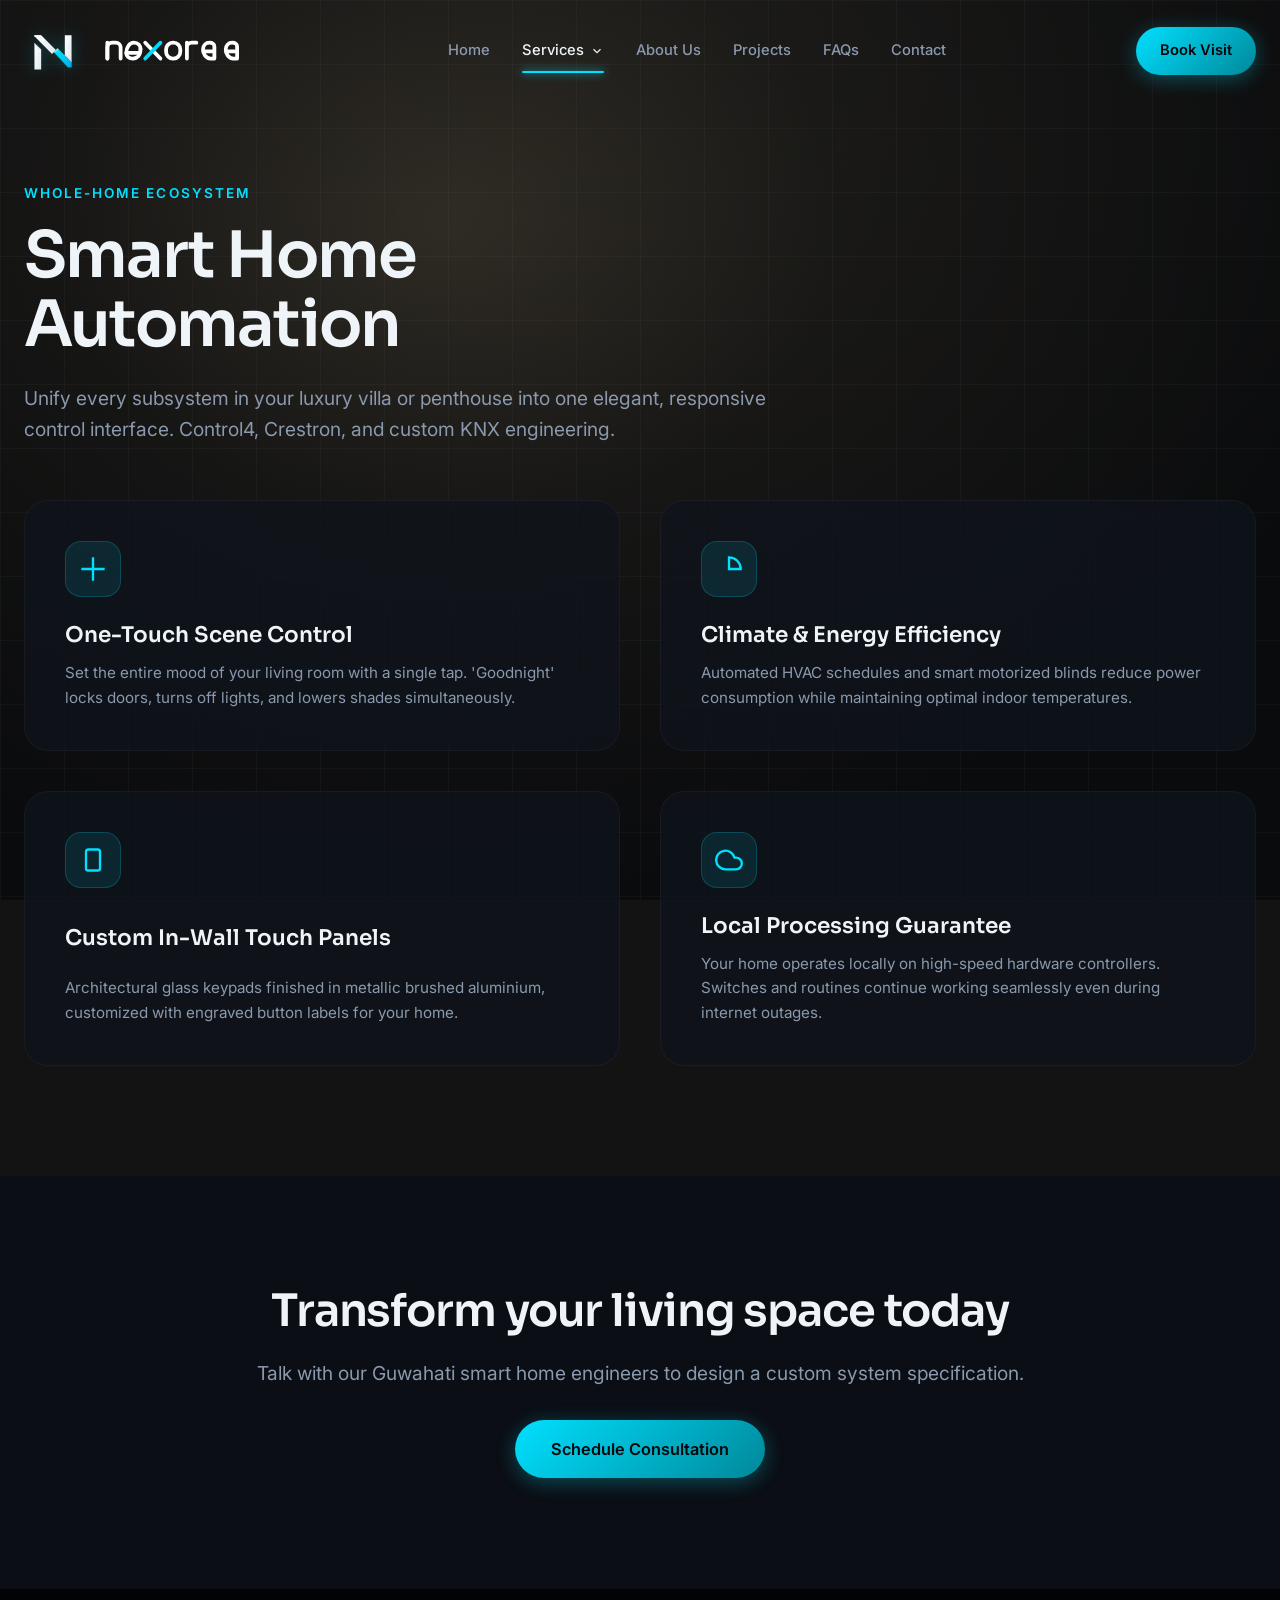
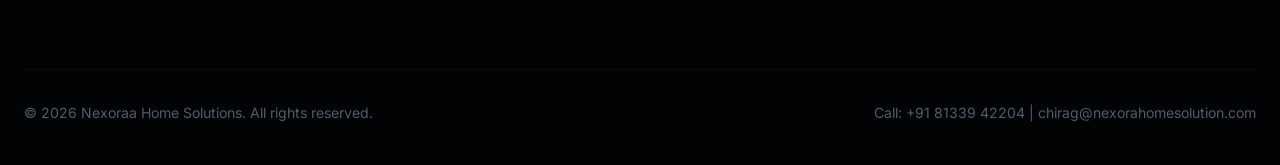
<file: smart-home-automation.html>
<!DOCTYPE html>
<html lang="en" data-theme="dark">
<head>
  <meta charset="UTF-8" />
  <meta name="viewport" content="width=device-width, initial-scale=1, viewport-fit=cover" />
  <title>Smart Home Automation — Nexoraa Guwahati</title>
  <meta name="description" content="Whole-home luxury automation systems by Nexoraa in Guwahati. Integrate lighting, climate, shades, and entertainment into one intelligent environment." />
  <meta rel="canonical" href="https://nexoraa-smart.surge.sh/smart-home-automation.html" />
  <link rel="icon" href="assets/logo-mark.svg" type="image/svg+xml" />

  <link rel="preconnect" href="https://fonts.googleapis.com">
  <link rel="preconnect" href="https://fonts.gstatic.com" crossorigin>
  <link href="https://fonts.googleapis.com/css2?family=Sora:wght@400;500;600;700&family=Inter:wght@400;500;600&display=swap" rel="stylesheet">
  <link rel="stylesheet" href="css/style.css" />
</head>
<body>

<div class="site-background"><canvas id="ambient-canvas"></canvas></div>

<!-- Header -->
<header id="hdr">
  <div class="wrap nav">
    <a href="index.html" class="logo">
      <img src="assets/logo-mark.svg" alt="Nexoraa Icon" class="logo-img" />
      <img src="assets/logo-wordmark.svg" alt="Nexoraa Logo" class="logo-wordmark" />
    </a>
    <ul class="nav-links" id="nav-links">
      <li><a href="index.html" class="nav-link">Home</a></li>
      <li class="nav-item">
        <a href="smart-home-automation.html" class="nav-link active">Services <svg viewBox="0 0 24 24" width="14" height="14" fill="none" stroke="currentColor" stroke-width="2"><path d="M6 9l6 6 6-6"/></svg></a>
        <div class="dropdown">
          <a href="smart-home-automation.html" class="dropdown-item">Whole-Home Automation</a>
          <a href="home-cinema.html" class="dropdown-item">Home Cinema &amp; Audio</a>
          <a href="security-surveillance.html" class="dropdown-item">Security &amp; Surveillance</a>
          <a href="networking-wifi.html" class="dropdown-item">Enterprise Wi-Fi &amp; Mesh</a>
          <a href="lighting-automation.html" class="dropdown-item">Lighting Automation</a>
          <a href="access-control.html" class="dropdown-item">Access Control &amp; Gates</a>
        </div>
      </li>
      <li><a href="about.html" class="nav-link">About Us</a></li>
      <li><a href="projects.html" class="nav-link">Projects</a></li>
      <li><a href="faq.html" class="nav-link">FAQs</a></li>
      <li><a href="contact.html" class="nav-link">Contact</a></li>
    </ul>
    <div class="nav-right">
      <a href="contact.html" class="btn btn-p">Book Visit</a>
      <button class="mobile-toggle" id="mobile-toggle" aria-label="Toggle mobile navigation"><svg width="24" height="24" viewBox="0 0 24 24" fill="none" stroke="currentColor" stroke-width="2"><path d="M4 6h16M4 12h16M4 18h16"/></svg></button>
    </div>
  </div>
</header>

<!-- Service Hero -->
<section class="sec" style="padding-top:180px;">
  <div class="wrap">
    <div class="sec-head reveal-up">
      <span class="eyebrow">Whole-Home Ecosystem</span>
      <h1>Smart Home Automation</h1>
      <p class="lead">Unify every subsystem in your luxury villa or penthouse into one elegant, responsive control interface. Control4, Crestron, and custom KNX engineering.</p>
    </div>

    <div class="grid-2" style="margin-top:40px;">
      <div class="card reveal-up">
        <div class="card-icon"><svg viewBox="0 0 24 24" fill="none" stroke="currentColor" stroke-width="2"><path d="M12 2v20M2 12h20"/></svg></div>
        <h3>One-Touch Scene Control</h3>
        <p class="lead" style="font-size:0.95rem">Set the entire mood of your living room with a single tap. 'Goodnight' locks doors, turns off lights, and lowers shades simultaneously.</p>
      </div>

      <div class="card reveal-up">
        <div class="card-icon"><svg viewBox="0 0 24 24" fill="none" stroke="currentColor" stroke-width="2"><path d="M22 12A10 10 0 0012 2v10z"/></svg></div>
        <h3>Climate &amp; Energy Efficiency</h3>
        <p class="lead" style="font-size:0.95rem">Automated HVAC schedules and smart motorized blinds reduce power consumption while maintaining optimal indoor temperatures.</p>
      </div>

      <div class="card reveal-up">
        <div class="card-icon"><svg viewBox="0 0 24 24" fill="none" stroke="currentColor" stroke-width="2"><path d="M12 18h.01M8 21h8a2 2 0 002-2V5a2 2 0 00-2-2H8a2 2 0 00-2 2v14a2 2 0 002 2z"/></svg></div>
        <h3>Custom In-Wall Touch Panels</h3>
        <p class="lead" style="font-size:0.95rem">Architectural glass keypads finished in metallic brushed aluminium, customized with engraved button labels for your home.</p>
      </div>

      <div class="card reveal-up">
        <div class="card-icon"><svg viewBox="0 0 24 24" fill="none" stroke="currentColor" stroke-width="2"><path d="M18 10h-1.26A8 8 0 109 20h9a5 5 0 000-10z"/></svg></div>
        <h3>Local Processing Guarantee</h3>
        <p class="lead" style="font-size:0.95rem">Your home operates locally on high-speed hardware controllers. Switches and routines continue working seamlessly even during internet outages.</p>
      </div>
    </div>
  </div>
</section>

<!-- CTA -->
<section class="sec" style="background:var(--bg-surface);">
  <div class="wrap" style="text-align:center;">
    <h2>Transform your living space today</h2>
    <p class="lead" style="margin-bottom:32px;">Talk with our Guwahati smart home engineers to design a custom system specification.</p>
    <a href="contact.html" class="btn btn-p btn-lg">Schedule Consultation</a>
  </div>
</section>

<!-- Footer -->
<footer>
  <div class="wrap">
    <div class="footer-bottom">
      <span>© 2026 Nexoraa Home Solutions. All rights reserved.</span>
      <span>Call: +91 81339 42204 | chirag@nexorahomesolution.com</span>
    </div>
  </div>
</footer>

<script src="js/main.js"></script>
</body>
</html>
</file>
<file: css/style.css>
/* ============================================================
   NEXORAA — Luxury Smart Home Design System & Stylesheet
   ============================================================ */

:root {
  --cyan: #00E0FF;
  --cyan-soft: #7FF0FF;
  --cyan-glow: rgba(0, 224, 255, 0.25);
  --cyan-deep: #00889A;
  
  --bg: #05070A;
  --bg-surface: #0B0E14;
  --bg-card: rgba(15, 20, 29, 0.75);
  --bg-glass: rgba(11, 14, 20, 0.85);
  
  --border: rgba(255, 255, 255, 0.04);
  --border-bright: rgba(255, 255, 255, 0.12);
  
  --text-main: #EEF4F8;
  --text-muted: #8A99AD;
  --text-dim: #505C6C;
  
  --font-head: 'Sora', -apple-system, BlinkMacSystemFont, sans-serif;
  --font-body: 'Inter', -apple-system, BlinkMacSystemFont, sans-serif;
  
  --radius-sm: 8px;
  --radius-md: 16px;
  --radius-lg: 24px;
  --radius-full: 9999px;
  
  --transition: all 0.35s cubic-bezier(0.16, 1, 0.3, 1);
  --shadow-glow: 0 0 35px rgba(0, 224, 255, 0.15);
}

*, *::before, *::after {
  box-sizing: border-box;
  margin: 0;
  padding: 0;
}

/* Single Global Fixed Background System (ONE Layer For Entire Site) */
.site-background {
  position: fixed;
  inset: 0;
  pointer-events: none;
  z-index: 0;
  overflow: hidden;
}

#ambient-canvas {
  position: absolute;
  inset: 0;
  pointer-events: none;
  z-index: 2;
}

/* One Global Architectural Grid (64px Spacing, Subtle 3.5% Opacity) */
.site-background::before {
  content: '';
  position: absolute;
  inset: 0;
  background-image: 
    linear-gradient(rgba(255, 255, 255, 0.035) 1px, transparent 1px),
    linear-gradient(90deg, rgba(255, 255, 255, 0.035) 1px, transparent 1px);
  background-size: 64px 64px;
  pointer-events: none;
  opacity: 0.85;
  z-index: 3;
}

/* Ground & Global Ambient Pointer Light Layer (Reference math, +10% luminance) */
.ground,
.site-background::after {
  content: '';
  position: absolute;
  inset: 0;
  pointer-events: none;
  z-index: 1;
  background:
    radial-gradient(110vmax 85vmax at var(--lxp, 34%) var(--lyp, 23%),
      color-mix(in srgb, var(--glow, #00E0FF) 13.2%, transparent) 0%,
      color-mix(in srgb, var(--glow, #00E0FF) 3.85%, transparent) 28%,
      transparent 64%),
    radial-gradient(100vmax 80vmax at 50% 0%, var(--bg, #0B0E14) 0%, var(--deep, #05070A) 76%);
  transition: opacity 0.4s ease;
  opacity: 1;
}


@media (max-width: 1024px), (pointer: coarse), (hover: none) {
  .ground,
  .site-background::after {
    display: none !important;
  }
}

@media (prefers-reduced-motion: reduce) {
  .ground,
  .site-background::after {
    display: none !important;
  }
}

/* --- Reference Room Control Interface Styles --- */
.room {
  position: relative;
  border: 1px solid var(--border-bright, rgba(255, 255, 255, 0.12));
  border-radius: 24px;
  background: rgba(15, 20, 29, 0.85);
  backdrop-filter: blur(16px);
  box-shadow: 0 0 60px rgba(0, 224, 255, 0.08);
  overflow: hidden;
  margin-bottom: 1rem;
}

.room__brackets span {
  position: absolute;
  width: 13px;
  height: 13px;
  pointer-events: none;
  border: 1px solid var(--cyan);
  opacity: 0.55;
  z-index: 2;
}

.room__brackets span:nth-child(1) { top: -1px; left: -1px; border-right: 0; border-bottom: 0; }
.room__brackets span:nth-child(2) { top: -1px; right: -1px; border-left: 0; border-bottom: 0; }
.room__brackets span:nth-child(3) { bottom: -1px; left: -1px; border-right: 0; border-top: 0; }
.room__brackets span:nth-child(4) { bottom: -1px; right: -1px; border-left: 0; border-top: 0; }

.room__plate {
  display: flex;
  align-items: center;
  justify-content: space-between;
  gap: 1rem;
  padding: 0.8rem 1.1rem;
  border-bottom: 1px solid var(--border, rgba(255, 255, 255, 0.06));
  color: var(--text-muted, #8A99AD);
  flex-wrap: wrap;
  background: rgba(255, 255, 255, 0.022);
  font-family: 'Inter', sans-serif;
  font-size: 0.72rem;
  letter-spacing: 0.1em;
  text-transform: uppercase;
}

.hud { color: var(--text-muted, #8A99AD); }
.hud b { color: var(--cyan, #00E0FF); font-weight: 500; }

.room__view {
  display: block;
  width: 100%;
  height: auto;
}

/* Telemetry Grid */
.read {
  display: grid;
  grid-template-columns: repeat(6, 1fr);
  border-top: 1px solid var(--border, rgba(255, 255, 255, 0.06));
  background: rgba(11, 14, 20, 0.6);
}

.read > div {
  padding: 0.75rem 0.8rem 0.85rem;
  border-right: 1px solid var(--border, rgba(255, 255, 255, 0.06));
}

.read > div:last-child { border-right: 0; }

.stat__l {
  display: block;
  color: var(--text-muted, #8A99AD);
  font-family: 'Inter', sans-serif;
  font-size: 0.5625rem;
  letter-spacing: 0.14em;
  text-transform: uppercase;
}

.read__k {
  display: block;
  margin-top: 0.35rem;
  color: var(--text-main, #EEF4F8);
  font-family: 'Inter', sans-serif;
  font-size: 0.88rem;
  letter-spacing: 0.04em;
  font-variant-numeric: tabular-nums;
  font-weight: 500;
}

.bar {
  display: block;
  height: 2px;
  margin-top: 0.5rem;
  background: rgba(255, 255, 255, 0.08);
  border-radius: 2px;
  position: relative;
  overflow: hidden;
}

.bar i {
  position: absolute;
  inset: 0 auto 0 0;
  background: var(--cyan, #00E0FF);
  border-radius: 2px;
  box-shadow: 0 0 10px rgba(0, 224, 255, 0.4);
  transition: width 0.3s ease;
}

/* Self-contained Scene Keypad Row */
.card-kp {
  display: flex;
  align-items: center;
  justify-content: space-between;
  gap: 0.5rem;
  padding: 0.8rem 1rem;
  background: rgba(11, 14, 20, 0.75);
  border: 1px solid var(--border-bright, rgba(255, 255, 255, 0.12));
  border-radius: 16px;
  backdrop-filter: blur(12px);
}

.card-kp .scene-stops {
  display: flex;
  gap: 0.4rem;
  flex: 1;
  justify-content: space-between;
}

.card-kp .scene-stop {
  position: relative;
  cursor: pointer;
  text-align: center;
  padding: 0.5rem 0.4rem;
  flex: 1;
  border-radius: 8px;
  background: rgba(255, 255, 255, 0.03);
  border: 1px solid rgba(255, 255, 255, 0.06);
  transition: all 0.3s ease;
}

.card-kp .scene-stop input {
  position: absolute;
  opacity: 0;
  width: 1px;
  height: 1px;
}

.card-kp .scene-stop b {
  display: block;
  width: 100%;
  height: 2px;
  border-radius: 2px;
  margin-bottom: 0.35rem;
  background: rgba(255, 255, 255, 0.12);
  transition: background 0.35s ease, box-shadow 0.35s ease;
}

.card-kp .scene-stop em {
  display: block;
  font-style: normal;
  font-family: 'Inter', sans-serif;
  font-size: 0.65rem;
  letter-spacing: 0.12em;
  text-transform: uppercase;
  color: var(--text-muted, #8A99AD);
  transition: color 0.35s ease;
}

.card-kp .scene-stop i {
  display: block;
  font-style: normal;
  font-family: 'Inter', sans-serif;
  font-size: 0.5rem;
  letter-spacing: 0.1em;
  color: rgba(138, 153, 173, 0.7);
  margin-top: 0.15rem;
}

.card-kp .scene-stop:hover em { color: var(--text-main, #EEF4F8); }
.card-kp .scene-stop:has(:checked),
.card-kp .scene-stop.active {
  background: rgba(0, 224, 255, 0.12);
  border-color: var(--cyan, #00E0FF);
  box-shadow: 0 0 16px rgba(0, 224, 255, 0.15);
}

.card-kp .scene-stop:has(:checked) b,
.card-kp .scene-stop.active b {
  background: var(--cyan, #00E0FF);
  box-shadow: 0 0 12px rgba(0, 224, 255, 0.5);
}

.card-kp .scene-stop:has(:checked) em,
.card-kp .scene-stop.active em {
  color: var(--text-main, #EEF4F8);
}

@media (max-width: 768px) {
  .read { grid-template-columns: repeat(3, 1fr); }
  .card-kp .scene-stops { flex-wrap: wrap; }
  .card-kp .scene-stop { min-width: 28%; }
}



#ambient-canvas {
  position: absolute;
  inset: 0;
  width: 100%;
  height: 100%;
  pointer-events: none;
  opacity: 0.85;
}

html {
  scroll-behavior: smooth;
  font-size: 16px;
  background-color: var(--bg);
  color: var(--text-main);
  font-family: var(--font-body);
  -webkit-font-smoothing: antialiased;
}

body {
  overflow-x: hidden;
  line-height: 1.6;
  position: relative;
}

header,
main,
footer,
section,
.sec,
.hero,
.site-content {
  position: relative;
  z-index: 1;
}

a {
  color: inherit;
  text-decoration: none;
  transition: var(--transition);
}

button, input, select, textarea {
  font-family: inherit;
  font-size: inherit;
  color: inherit;
  background: none;
  border: none;
  outline: none;
}

img {
  max-width: 100%;
  height: auto;
  display: block;
}

.wrap {
  width: 100%;
  max-width: 1280px;
  margin: 0 auto;
  padding: 0 24px;
}

/* Responsive visibility utilities */
.desktop-only-inline {
  display: inline;
}
.mobile-only-inline {
  display: none;
}
.desktop-cta-text {
  display: inline;
}
.mobile-cta-text {
  display: none;
}

.sec {
  padding: 110px 0;
  position: relative;
}

.sec-head {
  max-width: 760px;
  margin-bottom: 56px;
}

.sec-head.center {
  text-align: center;
  margin-left: auto;
  margin-right: auto;
}

.eyebrow {
  display: inline-flex;
  align-items: center;
  gap: 8px;
  font-size: 0.85rem;
  font-weight: 600;
  letter-spacing: 0.15em;
  text-transform: uppercase;
  color: var(--cyan);
  margin-bottom: 16px;
}

.h1, h1 {
  font-family: var(--font-head);
  font-size: clamp(2.6rem, 5vw, 4.5rem);
  font-weight: 600;
  line-height: 1.08;
  letter-spacing: -0.03em;
  margin-bottom: 24px;
}

.h2, h2 {
  font-family: var(--font-head);
  font-size: clamp(2rem, 3.5vw, 3rem);
  font-weight: 600;
  line-height: 1.15;
  letter-spacing: -0.025em;
  margin-bottom: 20px;
}

.h3, h3 {
  font-family: var(--font-head);
  font-size: 1.35rem;
  font-weight: 600;
  line-height: 1.3;
  margin-bottom: 12px;
}

.lead {
  font-size: clamp(1.05rem, 1.5vw, 1.25rem);
  color: var(--text-muted);
  font-weight: 400;
  line-height: 1.6;
}

em {
  font-style: normal;
  color: var(--cyan);
  background: linear-gradient(135deg, var(--cyan) 0%, var(--cyan-soft) 100%);
  -webkit-background-clip: text;
  -webkit-text-fill-color: transparent;
}

/* Background Effects */
.bg-fx {
  position: absolute;
  inset: 0;
  overflow: hidden;
  pointer-events: none;
  z-index: -1;
}

.bg-grid {
  display: none !important;
}

.bg-orb {
  position: absolute;
  border-radius: 50%;
  filter: blur(120px);
  opacity: 0.35;
  pointer-events: none;
}

.bg-orb.a {
  width: 600px;
  height: 600px;
  top: -200px;
  right: -100px;
  background: radial-gradient(circle, var(--cyan-glow), transparent 70%);
}

.bg-orb.b {
  width: 500px;
  height: 500px;
  bottom: 0;
  left: -150px;
  background: radial-gradient(circle, rgba(0, 167, 190, 0.2), transparent 70%);
}

/* ================= NAVIGATION ================= */
#hdr {
  position: fixed;
  top: 0;
  left: 0;
  right: 0;
  z-index: 1000;
  padding: 22px 0;
  transition: var(--transition);
  background: transparent !important;
}

#hdr.stuck {
  padding: 14px 0;
  background: var(--bg-glass) !important;
  backdrop-filter: blur(16px);
  -webkit-backdrop-filter: blur(16px);
  border-bottom: 1px solid var(--border);
}

.nav {
  display: flex;
  align-items: center;
  justify-content: space-between;
}

.logo {
  display: flex;
  align-items: center;
  gap: 14px;
  text-decoration: none;
  background: transparent !important;
  background-color: transparent !important;
  border: none !important;
  box-shadow: none !important;
  outline: none !important;
}

.logo-img {
  height: 58px;
  width: auto;
  object-fit: contain;
  display: block;
  background: transparent !important;
  background-color: transparent !important;
  border: none !important;
  box-shadow: none !important;
  filter: drop-shadow(0 0 8px rgba(0, 224, 255, 0.25));
}

.logo-wordmark {
  height: 38px;
  width: auto;
  object-fit: contain;
  display: block;
  background: transparent !important;
  background-color: transparent !important;
  border: none !important;
  box-shadow: none !important;
}

.nav-links {
  display: flex;
  align-items: center;
  gap: 32px;
  list-style: none;
}

.nav-item {
  position: relative;
}

.nav-link {
  font-size: 0.92rem;
  font-weight: 500;
  color: var(--text-muted);
  padding: 8px 0;
  display: inline-flex;
  align-items: center;
  gap: 6px;
  position: relative;
}

.nav-link:hover, .nav-link.active {
  color: var(--text-main);
}

#hdr .nav-links > .nav-item > .nav-link.active::after {
  content: '';
  position: absolute;
  bottom: -2px;
  left: 0;
  right: 0;
  height: 2px;
  background: var(--cyan);
  border-radius: var(--radius-full);
  box-shadow: 0 0 8px var(--cyan);
}

.dropdown {
  position: absolute;
  top: 100%;
  left: 50%;
  transform: translateX(-50%) translateY(10px);
  background: var(--bg-surface);
  border: 1px solid var(--border);
  border-radius: var(--radius-md);
  padding: 12px;
  min-width: 260px;
  opacity: 0;
  visibility: hidden;
  transition: var(--transition);
  box-shadow: 0 20px 40px rgba(0,0,0,0.5);
  display: grid;
  gap: 4px;
}

.nav-item:hover .dropdown {
  opacity: 1;
  visibility: visible;
  transform: translateX(-50%) translateY(0);
}

.dropdown-item {
  padding: 10px 14px;
  border-radius: var(--radius-sm);
  font-size: 0.88rem;
  color: var(--text-muted);
  display: flex;
  align-items: center;
  gap: 10px;
}

.dropdown-item:hover {
  background: rgba(0, 224, 255, 0.08);
  color: var(--cyan);
}

.nav-right {
  display: flex;
  align-items: center;
  gap: 16px;
}

/* Buttons */
.btn {
  display: inline-flex;
  align-items: center;
  justify-content: center;
  gap: 10px;
  padding: 12px 24px;
  border-radius: var(--radius-full);
  font-size: 0.92rem;
  font-weight: 600;
  cursor: pointer;
  transition: var(--transition);
  white-space: nowrap;
}

.btn-p {
  background: linear-gradient(135deg, var(--cyan) 0%, var(--cyan-deep) 100%);
  color: #05070A;
  box-shadow: 0 4px 20px rgba(0, 224, 255, 0.3);
}

.btn-p:hover {
  transform: translateY(-2px);
  box-shadow: 0 8px 30px rgba(0, 224, 255, 0.5);
  color: #000;
}

.btn-g {
  background: rgba(255, 255, 255, 0.05);
  border: 1px solid var(--border);
  color: var(--text-main);
}

.btn-g:hover {
  background: rgba(255, 255, 255, 0.1);
  border-color: var(--border-bright);
  transform: translateY(-2px);
}

.btn-lg {
  padding: 16px 36px;
  font-size: 1.02rem;
}

.btn svg {
  width: 18px;
  height: 18px;
  transition: transform 0.3s ease;
}

.btn:hover svg {
  transform: translateX(4px);
}

.dimmer {
  width: 42px;
  height: 42px;
  border-radius: 50%;
  background: rgba(255, 255, 255, 0.05);
  border: 1px solid var(--border);
  display: grid;
  place-items: center;
  cursor: pointer;
  color: var(--text-muted);
  transition: var(--transition);
}

.dimmer:hover {
  color: var(--cyan);
  border-color: var(--cyan);
}

.mobile-toggle {
  display: none;
  width: 42px;
  height: 42px;
  border-radius: var(--radius-sm);
  background: rgba(255, 255, 255, 0.05);
  border: 1px solid var(--border);
  color: var(--text-main);
  place-items: center;
  cursor: pointer;
}

/* ================= HERO SECTION & FULL-SCREEN LUXURY INTERIOR STAGE ================= */
.hero {
  padding-top: 170px;
  padding-bottom: 110px;
  min-height: 100vh;
  display: flex;
  align-items: center;
  position: relative;
  overflow: hidden;
}

/* Full-Screen Luxury Room Background System behind both text and UI card */
.hero-room-wrapper {
  position: absolute;
  inset: 0;
  width: 100%;
  height: 100%;
  z-index: 1;
  overflow: hidden;
}

.hero-bg-base {
  position: absolute;
  inset: 0;
  width: 100%;
  height: 100%;
  z-index: 1;
  background: #05070A;
}

.hero-room-svg {
  width: 100%;
  height: 100%;
  object-fit: cover;
}

.hero-bg-img {
  width: 100%;
  height: 100%;
  object-fit: cover;
  object-position: center;
  display: block;
  filter: brightness(0.96) contrast(1.04);
  transform: scale(1.02);
  transition: transform 0.8s cubic-bezier(0.16, 1, 0.3, 1);
}

/* Left-Side Dark Gradient Overlay (75% black on left, soft transition, clear on right) */
.hero-bg-gradient {
  position: absolute;
  inset: 0;
  background: linear-gradient(90deg, 
    rgba(5, 7, 10, 0.82) 0%, 
    rgba(5, 7, 10, 0.70) 35%, 
    rgba(5, 7, 10, 0.25) 65%, 
    rgba(5, 7, 10, 0.05) 100%);
  z-index: 2;
  pointer-events: none;
}

/* Soft Cinematic Vignette */
.hero-vignette {
  position: absolute;
  inset: 0;
  background: radial-gradient(ellipse at center, transparent 55%, rgba(3, 5, 8, 0.65) 100%);
  z-index: 3;
  pointer-events: none;
}

/* Hero Content Grid & Stage */
.hero-grid {
  display: grid;
  grid-template-columns: 1fr 1.15fr;
  gap: 50px;
  align-items: center;
  position: relative;
  z-index: 10;
}

.hero-content {
  position: relative;
  z-index: 10;
}

.pill {
  display: inline-flex;
  align-items: center;
  gap: 8px;
  padding: 6px 16px;
  border-radius: var(--radius-full);
  background: rgba(0, 224, 255, 0.08);
  border: 1px solid rgba(0, 224, 255, 0.25);
  font-size: 0.85rem;
  color: var(--text-main);
  margin-bottom: 24px;
}

.dot {
  width: 8px;
  height: 8px;
  border-radius: 50%;
  background: var(--cyan);
  box-shadow: 0 0 10px var(--cyan);
  animation: pulse 2s infinite;
}

@keyframes pulse {
  0% { transform: scale(0.95); opacity: 0.8; }
  50% { transform: scale(1.2); opacity: 1; }
  100% { transform: scale(0.95); opacity: 0.8; }
}

.hero-cta {
  display: flex;
  gap: 16px;
  flex-wrap: wrap;
  margin-top: 36px;
}

/* SMART HOME CONTROL CARD - CLEAN SINGLE CONTAINER (NO ARTIFACTS / DUPLICATE PANELS) */
.hero-stage {
  position: relative;
  z-index: 10;
  width: 100%;
}

.smart-dashboard {
  background: rgba(11, 14, 22, 0.88);
  backdrop-filter: blur(24px);
  -webkit-backdrop-filter: blur(24px);
  border: 1px solid var(--border-bright);
  border-radius: var(--radius-lg);
  padding: 24px;
  box-shadow: 0 25px 60px rgba(0, 0, 0, 0.7), 0 0 40px rgba(0, 224, 255, 0.15);
  transition: transform 0.4s ease, box-shadow 0.4s ease;
  overflow: hidden;
  position: relative;
}

.smart-dashboard::before, .smart-dashboard::after {
  content: none !important;
  display: none !important;
}

.dash-hdr {
  display: flex;
  align-items: center;
  justify-content: space-between;
  padding-bottom: 14px;
  border-bottom: 1px solid var(--border);
}

.dash-room-selector {
  display: flex;
  align-items: center;
  gap: 8px;
  background: rgba(255, 255, 255, 0.05);
  padding: 6px 14px;
  border-radius: var(--radius-full);
  border: 1px solid var(--border);
}

.room-select, .room-label {
  font-family: var(--font-head);
  font-size: 0.9rem;
  font-weight: 600;
  color: var(--text-main);
  letter-spacing: 0.2px;
}

.room-select option {
  background: #0B0E14;
  color: #FFF;
}

.dash-badges {
  display: flex;
  align-items: center;
  gap: 8px;
}

.dash-pill {
  display: inline-flex;
  align-items: center;
  gap: 6px;
  font-size: 0.75rem;
  font-weight: 500;
  padding: 4px 10px;
  border-radius: var(--radius-full);
  background: rgba(0, 224, 255, 0.1);
  color: var(--cyan);
  border: 1px solid rgba(0, 224, 255, 0.2);
}

.pulse-dot {
  width: 6px;
  height: 6px;
  border-radius: 50%;
  background: var(--cyan);
  box-shadow: 0 0 8px var(--cyan);
}

.dash-scenes {
  display: flex;
  gap: 8px;
  margin: 14px 0;
}

.scene-btn {
  flex: 1;
  text-align: center;
  padding: 8px 10px;
  border-radius: var(--radius-full);
  font-size: 0.78rem;
  font-weight: 500;
  background: rgba(255, 255, 255, 0.04);
  border: 1px solid var(--border);
  color: var(--text-muted);
  cursor: pointer;
  transition: var(--transition);
  white-space: nowrap;
}

.scene-btn.active, .scene-btn:hover {
  background: var(--cyan);
  color: #05070A;
  border-color: var(--cyan);
  box-shadow: 0 0 15px var(--cyan);
  font-weight: 600;
}

.dash-grid {
  display: grid;
  grid-template-columns: 1fr 1fr;
  gap: 12px;
}

.dash-item {
  background: rgba(255, 255, 255, 0.03);
  border: 1px solid var(--border);
  border-radius: var(--radius-sm);
  padding: 12px;
  transition: var(--transition);
}

.dash-item.full-width {
  grid-column: span 2;
}

.dash-item-head {
  display: flex;
  align-items: center;
  gap: 10px;
}

.dash-icon {
  width: 32px;
  height: 32px;
  border-radius: 6px;
  background: rgba(0, 224, 255, 0.12);
  color: var(--cyan);
  display: grid;
  place-items: center;
  flex-shrink: 0;
}

.dash-item-title {
  font-size: 0.82rem;
  font-weight: 600;
  color: var(--text-main);
}

.dash-item-sub {
  font-size: 0.72rem;
  color: var(--text-muted);
}

.dash-item-val {
  font-family: var(--font-head);
  font-size: 0.88rem;
  font-weight: 700;
  color: var(--cyan);
  margin-left: auto;
}

.dash-slider {
  width: 100%;
  margin-top: 8px;
  accent-color: var(--cyan);
  cursor: pointer;
}

.temp-preset-row {
  display: flex;
  gap: 4px;
  margin-top: 8px;
}

.k-btn {
  flex: 1;
  padding: 4px 0;
  border-radius: 4px;
  font-size: 0.7rem;
  font-weight: 600;
  background: rgba(255, 255, 255, 0.04);
  border: 1px solid var(--border);
  color: var(--text-muted);
  cursor: pointer;
  text-align: center;
  transition: var(--transition);
}

.k-btn.active, .k-btn:hover {
  background: var(--cyan);
  color: #000;
  border-color: var(--cyan);
}

.dash-temp-ctrl {
  display: flex;
  align-items: center;
  gap: 6px;
  margin-left: auto;
}

.temp-btn {
  width: 24px;
  height: 24px;
  border-radius: 50%;
  background: rgba(255, 255, 255, 0.08);
  border: 1px solid var(--border);
  color: var(--text-main);
  display: grid;
  place-items: center;
  cursor: pointer;
  font-weight: 700;
  transition: var(--transition);
}

.temp-btn:hover {
  background: var(--cyan);
  color: #000;
}

.dash-lock-btn {
  margin-left: auto;
  padding: 4px 10px;
  border-radius: var(--radius-full);
  font-size: 0.75rem;
  font-weight: 600;
  cursor: pointer;
  transition: var(--transition);
}

.dash-lock-btn.locked {
  background: rgba(0, 224, 255, 0.15);
  color: var(--cyan);
  border: 1px solid rgba(0, 224, 255, 0.3);
}

.dash-lock-btn.unlocked {
  background: rgba(255, 95, 109, 0.15);
  color: #ff5f6d;
  border: 1px solid rgba(255, 95, 109, 0.3);
}

.dash-sec-btn {
  margin-left: auto;
  padding: 4px 10px;
  border-radius: var(--radius-full);
  font-size: 0.75rem;
  font-weight: 600;
  cursor: pointer;
  transition: var(--transition);
}

.dash-sec-btn.active {
  background: rgba(0, 224, 255, 0.15);
  color: var(--cyan);
  border: 1px solid rgba(0, 224, 255, 0.3);
}

.dash-sec-btn.standby {
  background: rgba(255, 255, 255, 0.05);
  color: var(--text-muted);
  border: 1px solid var(--border);
}

.dash-play-btn {
  width: 32px;
  height: 32px;
  border-radius: 50%;
  background: var(--cyan);
  color: #05070A;
  display: grid;
  place-items: center;
  cursor: pointer;
  margin-left: auto;
  transition: var(--transition);
}

.dash-play-btn:hover {
  transform: scale(1.1);
  box-shadow: 0 0 15px var(--cyan);
}

/* ================= CATEGORIZED TRUSTED PARTNERS / TECHNOLOGY ECOSYSTEM ================= */
.partners-sec {
  padding: 175px 0; /* Increased section top and bottom padding by 90px for luxury breathing room */
  position: relative;
  background: rgba(8, 11, 16, 0.5);
  overflow: hidden;
}

.partners-sec .wrap {
  max-width: 1340px; /* Kept exact container width */
}

/* Subtle Smart-Home Ambient Radial Glow */
.partners-sec::before {
  content: '';
  position: absolute;
  inset: 0;
  background-image: 
    radial-gradient(circle at 15% 25%, rgba(0, 224, 255, 0.04) 0%, transparent 45%),
    radial-gradient(circle at 85% 75%, rgba(0, 224, 255, 0.04) 0%, transparent 45%);
  background-size: 100% 100%;
  opacity: 0.65;
  pointer-events: none;
}

.ecosystem-editorial-grid {
  display: grid;
  grid-template-columns: repeat(2, 1fr);
  gap: 32px; /* Increased inter-category card gap to 32px */
}

.ecosystem-cat-card {
  background: rgba(11, 14, 20, 0.65);
  border: 1px solid rgba(255, 255, 255, 0.04);
  border-radius: var(--radius-lg);
  padding: 32px 36px; /* Increased internal padding for taller, roomier category containers */
  backdrop-filter: blur(14px);
  -webkit-backdrop-filter: blur(14px);
  display: flex;
  flex-direction: column;
  justify-content: space-between;
  transition: opacity 0.45s ease, transform 0.45s cubic-bezier(0.16, 1, 0.3, 1), border-color 0.3s ease;
}

.ecosystem-cat-card:hover {
  border-color: rgba(255, 255, 255, 0.08);
}

.ecosystem-cat-hdr {
  display: flex;
  align-items: center;
  gap: 10px;
  margin-bottom: 24px;
  padding-bottom: 14px;
  border-bottom: 1px solid rgba(255, 255, 255, 0.06);
}

.ecosystem-cat-icon {
  width: 24px;
  height: 24px;
  border-radius: 5px;
  background: rgba(0, 224, 255, 0.06);
  border: 1px solid rgba(0, 224, 255, 0.15);
  color: var(--cyan);
  display: flex;
  align-items: center;
  justify-content: center;
  flex-shrink: 0;
}

.ecosystem-cat-title {
  font-family: var(--font-head);
  font-size: 0.80rem;
  font-weight: 600;
  letter-spacing: 0.07em;
  text-transform: uppercase;
  color: rgba(255, 255, 255, 0.75);
  margin: 0;
}

.ecosystem-brand-grid {
  display: grid;
  gap: 18px; /* Increased spacing around partner logo cards */
  align-items: center;
}

.ecosystem-brand-grid.cols-2 {
  grid-template-columns: repeat(2, 1fr);
}

.ecosystem-brand-grid.cols-3 {
  grid-template-columns: repeat(3, 1fr);
}

.ecosystem-brand-grid.cols-4 {
  grid-template-columns: repeat(4, 1fr);
}

.partner-logo-card {
  height: 74px; /* Equal logo card height around 70-75px */
  padding: 12px 16px;
  border-radius: var(--radius-md);
  background: rgba(255, 255, 255, 0.02);
  border: 1px solid rgba(255, 255, 255, 0.04);
  display: flex;
  align-items: center;
  justify-content: center;
  position: relative;
  overflow: hidden;
  text-decoration: none;
  cursor: pointer;
  transition: all 0.28s cubic-bezier(0.16, 1, 0.3, 1);
  backdrop-filter: blur(8px);
  -webkit-backdrop-filter: blur(8px);
}

.partner-logo-card::after {
  content: "";
  position: absolute;
  top: 7px;
  right: 7px;
  width: 12px;
  height: 12px;
  background-image: url("data:image/svg+xml,%3Csvg xmlns='http://www.w3.org/2000/svg' viewBox='0 0 24 24' fill='none' stroke='%2300E0FF' stroke-width='2.5' stroke-linecap='round' stroke-linejoin='round'%3E%3Cpath d='M18 13v6a2 2 0 0 1-2 2H5a2 2 0 0 1-2-2V8a2 2 0 0 1 2-2h6'%3E%3C/path%3E%3Cpolyline points='15 3 21 3 21 9'%3E%3C/polyline%3E%3Cline x1='10' y1='14' x2='21' y2='3'%3E%3C/line%3E%3C/svg%3E");
  background-size: contain;
  background-repeat: no-repeat;
  opacity: 0;
  transform: scale(0.7) translateY(-2px);
  transition: all 0.28s cubic-bezier(0.16, 1, 0.3, 1);
}

.partner-logo-card:hover {
  background: rgba(255, 255, 255, 0.048);
  border-color: rgba(0, 224, 255, 0.35); /* Soft Nexoraa cyan border glow */
  transform: translateY(-4px) scale(1.025); /* Slight lift around 4px */
  box-shadow: 0 10px 28px rgba(0, 0, 0, 0.5), 0 0 18px rgba(0, 224, 255, 0.16);
}

.partner-logo-card:hover::after {
  opacity: 1;
  transform: scale(1) translateY(0);
}

.partner-logo-img {
  display: block;
  width: auto;
  height: auto;
  max-width: 88%;
  max-height: 52px; /* Increased logo size by ~10-15% while maintaining aspect ratio */
  object-fit: contain;
  opacity: 0.92;
  transition: opacity 0.28s ease, filter 0.28s ease, transform 0.28s ease;
}

.partner-logo-card:hover .partner-logo-img {
  opacity: 1;
  filter: drop-shadow(0 0 8px rgba(0, 224, 255, 0.35)) brightness(1.08); /* Slight brightness increase */
}

.catalogue-badge {
  position: absolute;
  bottom: 5px;
  font-size: 0.60rem;
  font-weight: 600;
  letter-spacing: 0.04em;
  color: var(--cyan);
  background: rgba(0, 224, 255, 0.12);
  border: 1px solid rgba(0, 224, 255, 0.3);
  padding: 2px 8px;
  border-radius: var(--radius-full);
  display: flex;
  align-items: center;
  gap: 4px;
  opacity: 0;
  transform: translateY(6px);
  transition: all 0.28s cubic-bezier(0.16, 1, 0.3, 1);
  pointer-events: none;
}

.partner-logo-card:hover .catalogue-badge {
  opacity: 1;
  transform: translateY(0);
}

/* Cards & Services Grid */
.grid-3 {
  display: grid;
  grid-template-columns: repeat(auto-fit, minmax(340px, 1fr));
  gap: 32px;
}

.grid-2 {
  display: grid;
  grid-template-columns: repeat(auto-fit, minmax(450px, 1fr));
  gap: 40px;
}

.card {
  position: relative;
  background: var(--bg-card);
  border: 1px solid var(--border);
  border-radius: var(--radius-lg);
  padding: 40px;
  overflow: hidden;
  transition: var(--transition);
  display: flex;
  flex-direction: column;
  justify-content: space-between;
}

.card:hover {
  border-color: var(--border-bright);
  transform: translateY(-6px);
  box-shadow: 0 20px 40px rgba(0,0,0,0.5), 0 0 30px rgba(0, 224, 255, 0.1);
}

.card-icon {
  width: 56px;
  height: 56px;
  border-radius: var(--radius-md);
  background: rgba(0, 224, 255, 0.1);
  border: 1px solid rgba(0, 224, 255, 0.2);
  color: var(--cyan);
  display: grid;
  place-items: center;
  margin-bottom: 24px;
}

.card-icon svg {
  width: 28px;
  height: 28px;
}

.card-link {
  display: inline-flex;
  align-items: center;
  gap: 8px;
  font-weight: 600;
  font-size: 0.9rem;
  color: var(--cyan);
  margin-top: 24px;
}

.card-link svg {
  width: 16px;
  height: 16px;
  transition: transform 0.3s ease;
}

.card-link:hover svg {
  transform: translateX(4px);
}

/* Projects Showcase */
.project-card {
  position: relative;
  border-radius: var(--radius-lg);
  overflow: hidden;
  height: 420px;
  border: 1px solid var(--border);
}

.project-img {
  width: 100%;
  height: 100%;
  object-fit: cover;
  transition: transform 0.6s cubic-bezier(0.16, 1, 0.3, 1);
}

.project-card:hover .project-img {
  transform: scale(1.06);
}

.project-overlay {
  position: absolute;
  inset: 0;
  background: linear-gradient(180deg, transparent 40%, rgba(5, 7, 10, 0.95) 100%);
  padding: 32px;
  display: flex;
  flex-direction: column;
  justify-content: flex-end;
}

.project-tag {
  font-size: 0.78rem;
  font-weight: 600;
  letter-spacing: 0.1em;
  text-transform: uppercase;
  color: var(--cyan);
  margin-bottom: 8px;
}

/* Filters */
.filters {
  display: flex;
  gap: 12px;
  flex-wrap: wrap;
  justify-content: center;
  margin-bottom: 48px;
}

.filter-btn {
  padding: 10px 22px;
  border-radius: var(--radius-full);
  background: rgba(255, 255, 255, 0.04);
  border: 1px solid var(--border);
  font-size: 0.88rem;
  font-weight: 500;
  color: var(--text-muted);
  cursor: pointer;
  transition: var(--transition);
}

.filter-btn.active, .filter-btn:hover {
  background: var(--cyan);
  color: #05070A;
  border-color: var(--cyan);
  box-shadow: 0 0 15px var(--cyan);
}

/* FAQ Accordion */
.faq-list {
  max-width: 840px;
  margin: 0 auto;
  display: grid;
  gap: 16px;
}

.faq-item {
  background: var(--bg-card);
  border: 1px solid var(--border);
  border-radius: var(--radius-md);
  overflow: hidden;
  transition: var(--transition);
}

.faq-head {
  padding: 24px 28px;
  display: flex;
  align-items: center;
  justify-content: space-between;
  cursor: pointer;
  font-family: var(--font-head);
  font-size: 1.1rem;
  font-weight: 600;
}

.faq-toggle {
  width: 28px;
  height: 28px;
  border-radius: 50%;
  background: rgba(255, 255, 255, 0.05);
  display: grid;
  place-items: center;
  transition: transform 0.3s ease;
}

.faq-item.active .faq-toggle {
  transform: rotate(180deg);
  background: var(--cyan);
  color: #05070A;
}

.faq-body {
  max-height: 0;
  overflow: hidden;
  padding: 0 28px;
  color: var(--text-muted);
  transition: max-height 0.4s cubic-bezier(0.16, 1, 0.3, 1), padding 0.4s ease;
}

.faq-item.active .faq-body {
  max-height: 300px;
  padding-bottom: 24px;
}

/* Contact Grid */
.contact-grid {
  display: grid;
  grid-template-columns: 1fr 1.2fr;
  gap: 60px;
}

.contact-card {
  padding: 32px;
  background: var(--bg-card);
  border: 1px solid var(--border);
  border-radius: var(--radius-md);
  display: flex;
  align-items: center;
  gap: 20px;
  margin-bottom: 20px;
}

.contact-card .icon {
  width: 48px;
  height: 48px;
  border-radius: 50%;
  background: rgba(0, 224, 255, 0.1);
  color: var(--cyan);
  display: grid;
  place-items: center;
  flex-shrink: 0;
}

.form-group {
  margin-bottom: 24px;
}

.form-label {
  display: block;
  font-size: 0.88rem;
  font-weight: 500;
  margin-bottom: 8px;
  color: var(--text-muted);
}

.form-input {
  width: 100%;
  padding: 14px 18px;
  background: rgba(255, 255, 255, 0.03);
  border: 1px solid var(--border);
  border-radius: var(--radius-md);
  color: var(--text-main);
  transition: var(--transition);
}

.form-input:focus {
  border-color: var(--cyan);
  box-shadow: 0 0 15px rgba(0, 224, 255, 0.2);
}

textarea.form-input {
  min-height: 140px;
  resize: vertical;
}

/* Footer */
footer {
  background: #020305;
  border-top: 1px solid var(--border);
  padding: 80px 0 40px;
}

.footer-grid {
  display: grid;
  grid-template-columns: 2fr 1fr 1fr 1.2fr;
  gap: 48px;
  margin-bottom: 64px;
}

.footer-brand p {
  color: var(--text-muted);
  margin-top: 16px;
  max-width: 320px;
}

.footer-title {
  font-family: var(--font-head);
  font-size: 1rem;
  font-weight: 600;
  margin-bottom: 20px;
}

.footer-links {
  list-style: none;
  display: grid;
  gap: 12px;
}

.footer-links a {
  color: var(--text-muted);
  font-size: 0.9rem;
}

.footer-links a:hover {
  color: var(--cyan);
}

.footer-bottom {
  padding-top: 32px;
  border-top: 1px solid var(--border);
  display: flex;
  align-items: center;
  justify-content: space-between;
  font-size: 0.88rem;
  color: var(--text-dim);
}

/* Floating WhatsApp FAB */
.fab {
  position: fixed;
  bottom: 30px;
  right: 30px;
  width: 56px;
  height: 56px;
  border-radius: 50%;
  background: #25D366;
  color: #FFF;
  display: grid;
  place-items: center;
  box-shadow: 0 8px 25px rgba(37, 211, 102, 0.4);
  z-index: 999;
  transition: var(--transition);
}

.fab:hover {
  transform: scale(1.1);
  box-shadow: 0 12px 30px rgba(37, 211, 102, 0.6);
}

.fab svg {
  width: 30px;
  height: 30px;
}

/* Animations */
.reveal-up {
  opacity: 0;
  transform: translateY(30px);
  transition: opacity 0.8s ease, transform 0.8s cubic-bezier(0.16, 1, 0.3, 1);
}

.reveal-up.active {
  opacity: 1;
  transform: translateY(0);
}

/* Mobile & Tablet Responsive Engine */
@media (max-width: 992px) {
  .hero-grid, .contact-grid {
    grid-template-columns: 1fr;
    gap: 40px;
  }
  
  .dash-grid {
    grid-template-columns: 1fr;
  }
  
  .dash-item.full-width {
    grid-column: span 1;
  }

  .ecosystem-editorial-grid {
    grid-template-columns: 1fr;
    gap: 20px;
  }

  .ecosystem-cat-card.full-span {
    grid-column: span 1;
  }

  .ecosystem-brand-grid.cols-4 {
    grid-template-columns: repeat(2, 1fr);
  }
  
  .nav-links {
    position: fixed;
    top: 0;
    right: -100%;
    width: 280px;
    max-width: 80vw;
    height: 100vh;
    background: var(--bg-surface);
    border-left: 1px solid var(--border);
    flex-direction: column;
    align-items: flex-start;
    padding: 90px 28px;
    transition: right 0.4s cubic-bezier(0.16, 1, 0.3, 1);
    z-index: 999;
  }
  
  .nav-links.active {
    right: 0;
  }
  
  .mobile-toggle {
    display: grid;
  }
  
  .footer-grid {
    grid-template-columns: 1fr 1fr;
  }
}

/* Mobile Devices (<= 768px: iPhone 14/15/16 Pro Max, 14 Pro, SE, etc.) */
@media (max-width: 768px) {
  html, body {
    overflow-x: hidden;
    width: 100%;
  }

  /* Global section & container adjustments */
  .wrap {
    padding: 0 16px;
  }

  .sec {
    padding: 70px 0;
  }

  .sec-head {
    margin-bottom: 36px;
  }

  .h1, h1 {
    font-size: clamp(2rem, 7.5vw, 2.8rem);
    line-height: 1.12;
  }

  .h2, h2 {
    font-size: clamp(1.65rem, 5.5vw, 2.2rem);
    line-height: 1.18;
  }

  .grid-3, .grid-2 {
    grid-template-columns: 1fr;
    gap: 20px;
  }

  .card, [style*="padding: 40px"], [style*="padding:40px"] {
    padding: 24px 18px !important;
  }

  /* Navbar Mobile Pass */
  #hdr {
    padding: 12px 0;
  }

  #hdr.stuck {
    padding: 8px 0;
  }

  .nav {
    display: flex;
    align-items: center;
    justify-content: space-between;
    gap: 8px;
  }

  .logo {
    display: flex;
    align-items: center;
    gap: 8px;
    flex-shrink: 0;
    max-width: none;
  }

  .logo-img {
    height: 36px;
    width: auto;
    object-fit: contain;
    flex-shrink: 0;
  }

  .logo-wordmark {
    height: 22px;
    width: auto;
    object-fit: contain;
    flex-shrink: 0;
  }

  .nav-right {
    display: flex;
    align-items: center;
    gap: 8px;
    flex-shrink: 0;
  }

  .nav-right .btn-p,
  .nav-right .btn {
    padding: 6px 14px;
    font-size: 0.78rem;
    height: 34px;
    border-radius: var(--radius-full);
    white-space: nowrap;
    flex-shrink: 0;
  }

  .mobile-toggle {
    width: 36px;
    height: 36px;
    border-radius: var(--radius-sm);
    flex-shrink: 0;
    display: grid;
    place-items: center;
  }

  .mobile-toggle svg {
    width: 20px;
    height: 20px;
  }

  /* Desktop / Mobile utility overrides for mobile screen widths */
  .desktop-only-inline {
    display: none !important;
  }
  .mobile-only-inline {
    display: inline !important;
  }
  .desktop-cta-text {
    display: none !important;
  }
  .mobile-cta-text {
    display: inline !important;
  }

  /* Hero Section Mobile Pass */
  .hero {
    padding-top: 135px;
    padding-bottom: 80px;
    min-height: auto;
  }

  .hero-bg-img {
    object-position: 68% center;
  }

  .hero-bg-gradient {
    background: linear-gradient(180deg, 
      rgba(5, 7, 10, 0.88) 0%, 
      rgba(5, 7, 10, 0.76) 55%, 
      rgba(5, 7, 10, 0.45) 100%);
  }

  /* Spacious 85px vertical gap between Hero CTAs and Interactive Dashboard Card */
  .hero-grid {
    grid-template-columns: 1fr;
    gap: 85px;
  }

  /* 44px spacing between location badge and headline */
  .hero-content .pill {
    margin-bottom: 44px;
  }

  /* 40px spacing between headline and primary CTA */
  .hero h1, .hero .h1 {
    font-size: clamp(2rem, 7.8vw, 2.5rem);
    line-height: 1.12;
    margin-bottom: 40px;
  }

  /* Completely hide hero lead description on mobile without empty spacing */
  .hero-content .lead {
    display: none !important;
    margin-bottom: 0 !important;
  }

  /* Hero CTAs Mobile Pass: 16px gap between primary and secondary CTAs */
  .hero-cta {
    display: flex;
    flex-direction: column;
    gap: 16px;
    width: 100%;
    margin-top: 0;
  }

  .hero-cta .hero-btn-p {
    padding: 10px 18px;
    font-size: 0.92rem;
    min-height: 44px;
    width: 100%;
    justify-content: center;
    border-radius: var(--radius-full);
  }

  .hero-cta .hero-btn-g {
    padding: 8px 16px;
    font-size: 0.86rem;
    min-height: 38px;
    width: 100%;
    justify-content: center;
    border-radius: var(--radius-full);
    opacity: 0.9;
  }

  /* Smart Dashboard Card Mobile */
  .smart-dashboard {
    padding: 18px 14px;
    border-radius: var(--radius-md);
  }

  .dash-hdr {
    gap: 8px;
  }

  .room-label {
    font-size: 0.82rem;
  }

  .dash-pill {
    font-size: 0.7rem;
    padding: 3px 8px;
  }

  .dash-scenes {
    overflow-x: auto;
    padding-bottom: 4px;
    gap: 6px;
    -webkit-overflow-scrolling: touch;
    scrollbar-width: none;
  }

  .dash-scenes::-webkit-scrollbar {
    display: none;
  }

  .scene-btn {
    padding: 6px 10px;
    font-size: 0.72rem;
    flex-shrink: 0;
  }

  .dash-grid {
    grid-template-columns: 1fr;
    gap: 10px;
  }

  .k-btn {
    padding: 4px 2px;
    font-size: 0.66rem;
  }

  /* WhatsApp FAB Mobile */
  .fab {
    bottom: 20px;
    right: 20px;
    width: 48px;
    height: 48px;
  }

  .fab svg {
    width: 26px;
    height: 26px;
  }
}

/* Small Mobile Screens (<= 480px / 430px, 393px, 390px, 375px) */
@media (max-width: 480px) {
  .partners-sec {
    padding: 70px 0;
  }

  .ecosystem-cat-card {
    padding: 18px 14px;
  }

  .ecosystem-brand-grid.cols-2,
  .ecosystem-brand-grid.cols-3,
  .ecosystem-brand-grid.cols-4 {
    grid-template-columns: repeat(2, 1fr);
    gap: 10px;
  }

  .partner-logo-card {
    height: 58px;
    padding: 8px 10px;
    width: 100%;
  }

  .partner-logo-img {
    max-height: 36px;
    max-width: 85%;
  }

  .footer-grid {
    grid-template-columns: 1fr;
    gap: 32px;
    margin-bottom: 40px;
  }

  .footer-bottom {
    flex-direction: column;
    gap: 12px;
    text-align: center;
  }

  .contact-card {
    flex-direction: column;
    align-items: flex-start;
    padding: 18px 14px;
  }
}

/* Ultra Small Mobile Screens (<= 375px & 320px) */
@media (max-width: 375px) {
  .wrap {
    padding: 0 12px;
  }

  .logo {
    gap: 6px;
  }

  .logo-img {
    height: 30px;
  }

  .logo-wordmark {
    height: 18px;
  }

  .nav-right {
    gap: 6px;
  }

  .nav-right .btn-p,
  .nav-right .btn {
    padding: 5px 10px;
    font-size: 0.74rem;
    height: 32px;
  }

  .mobile-toggle {
    width: 34px;
    height: 34px;
  }

  .hero h1, .hero .h1 {
    font-size: 1.85rem;
  }

  .smart-dashboard {
    padding: 14px 10px;
  }
}
</file>
